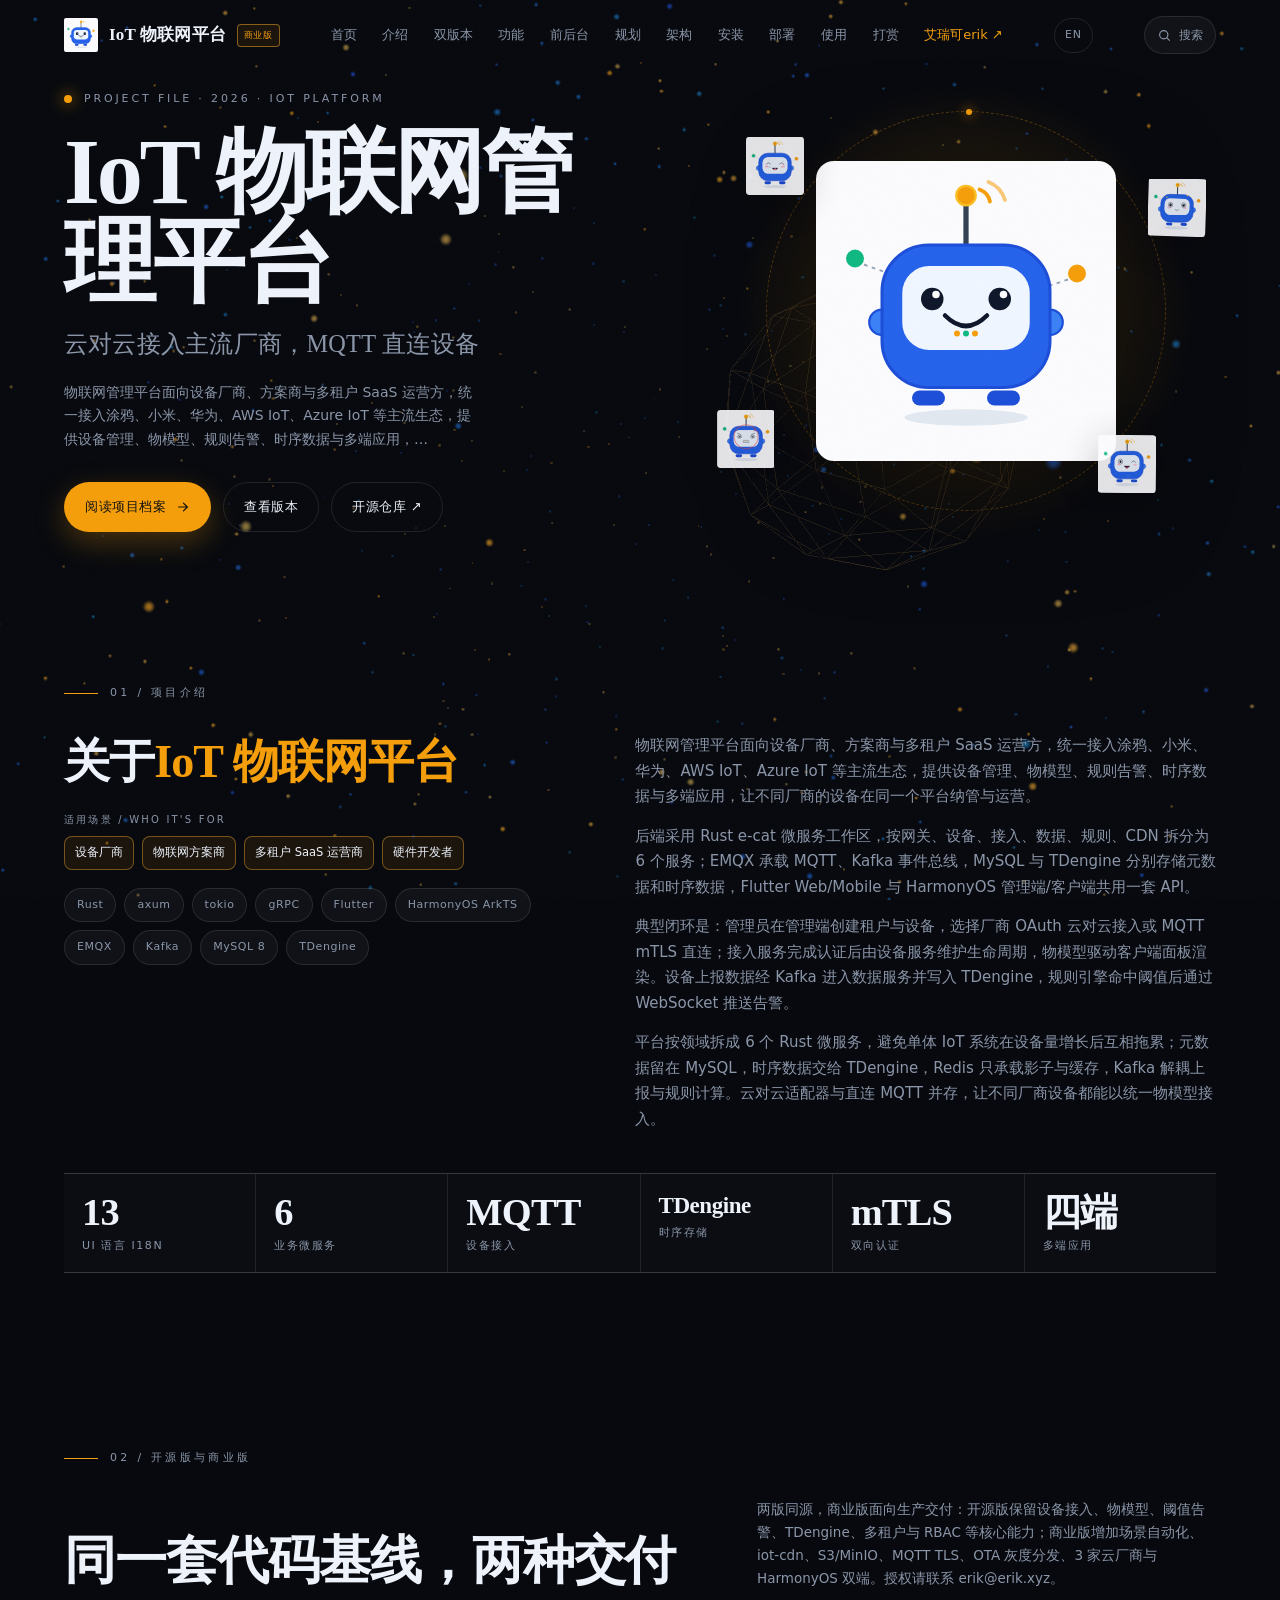
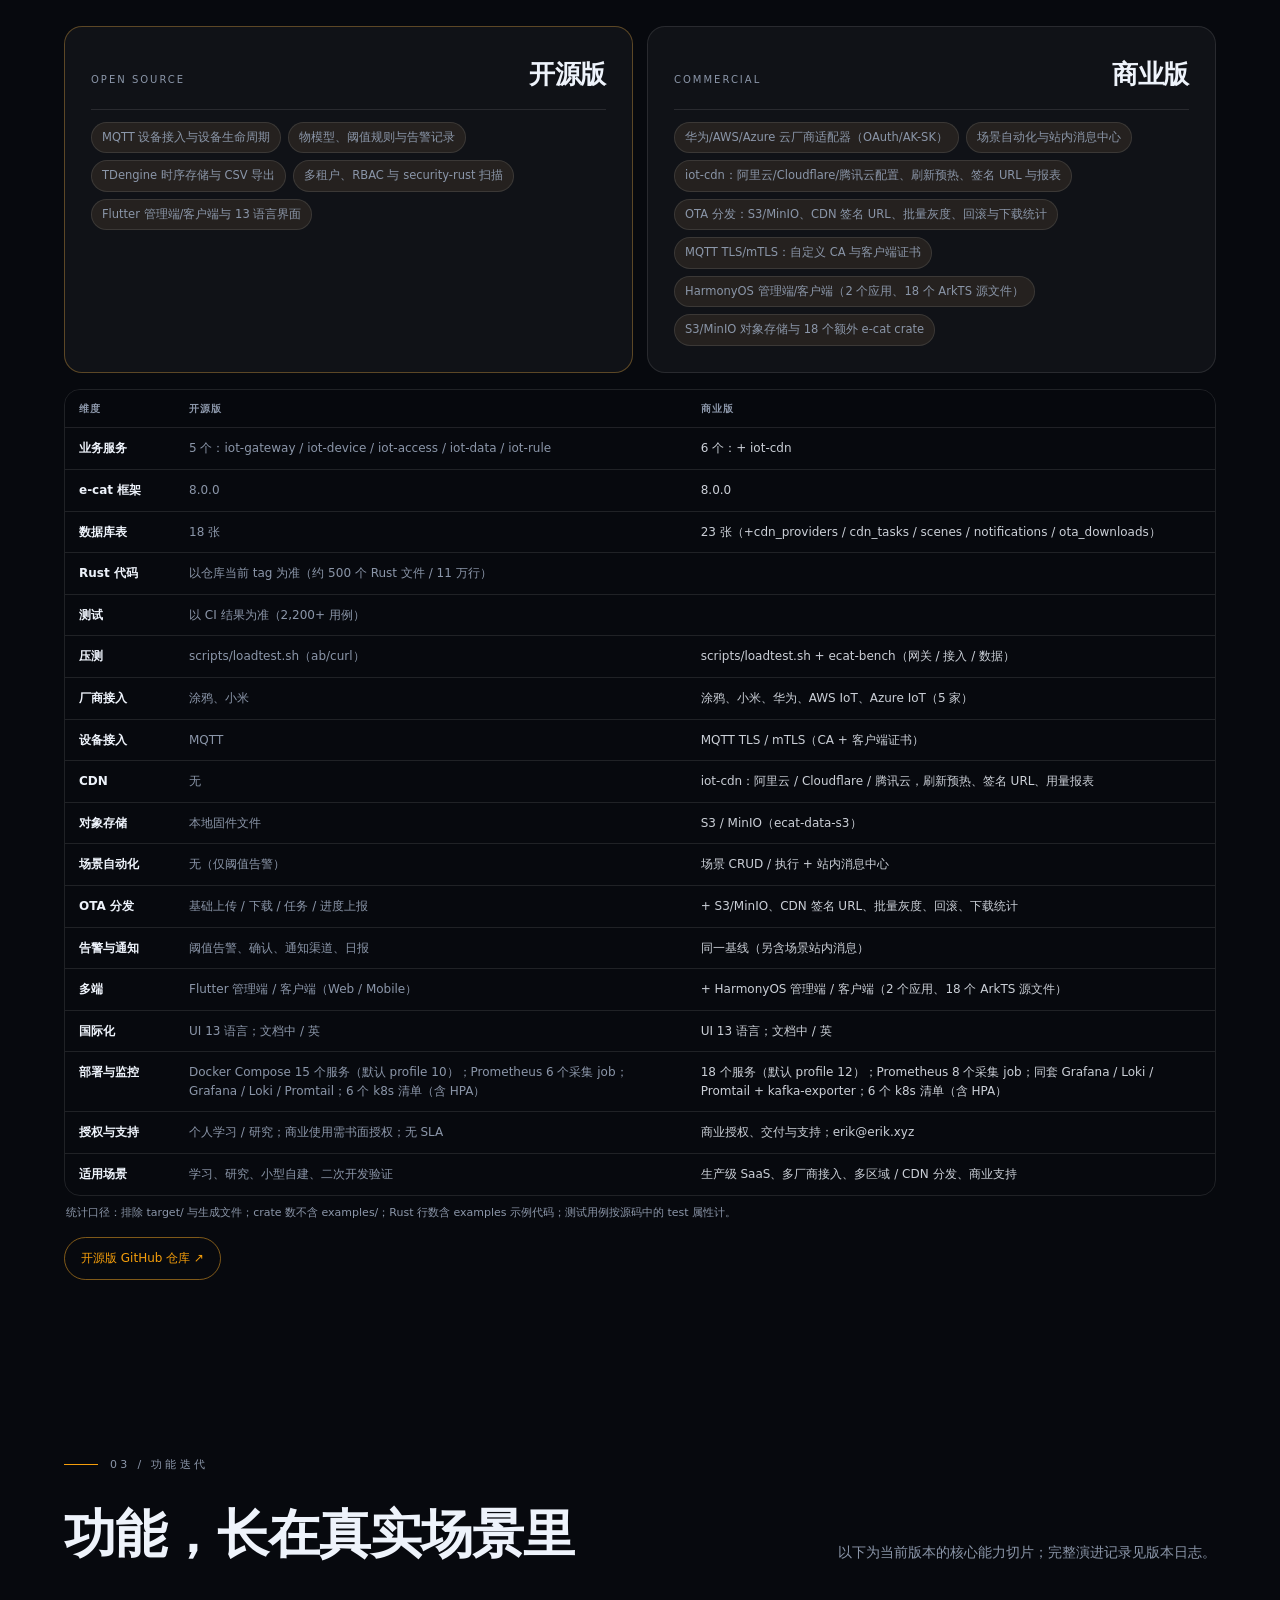
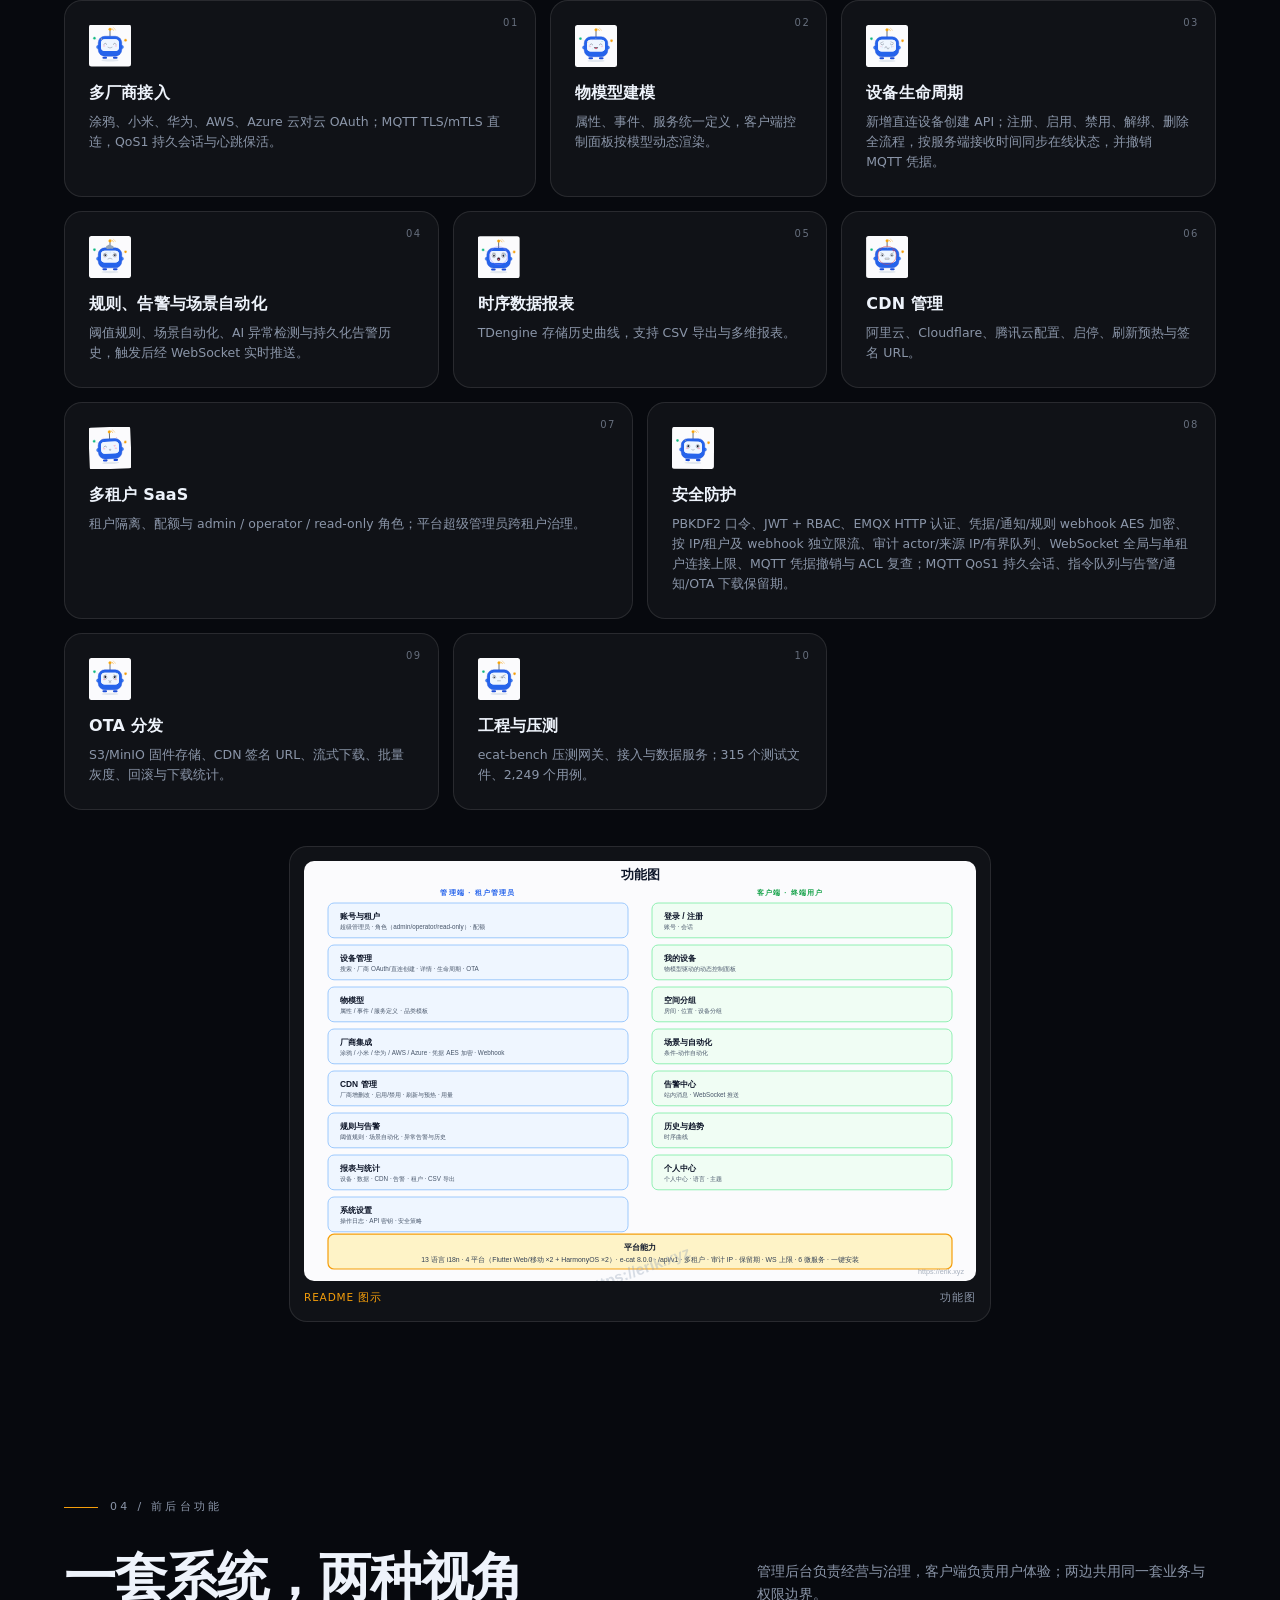
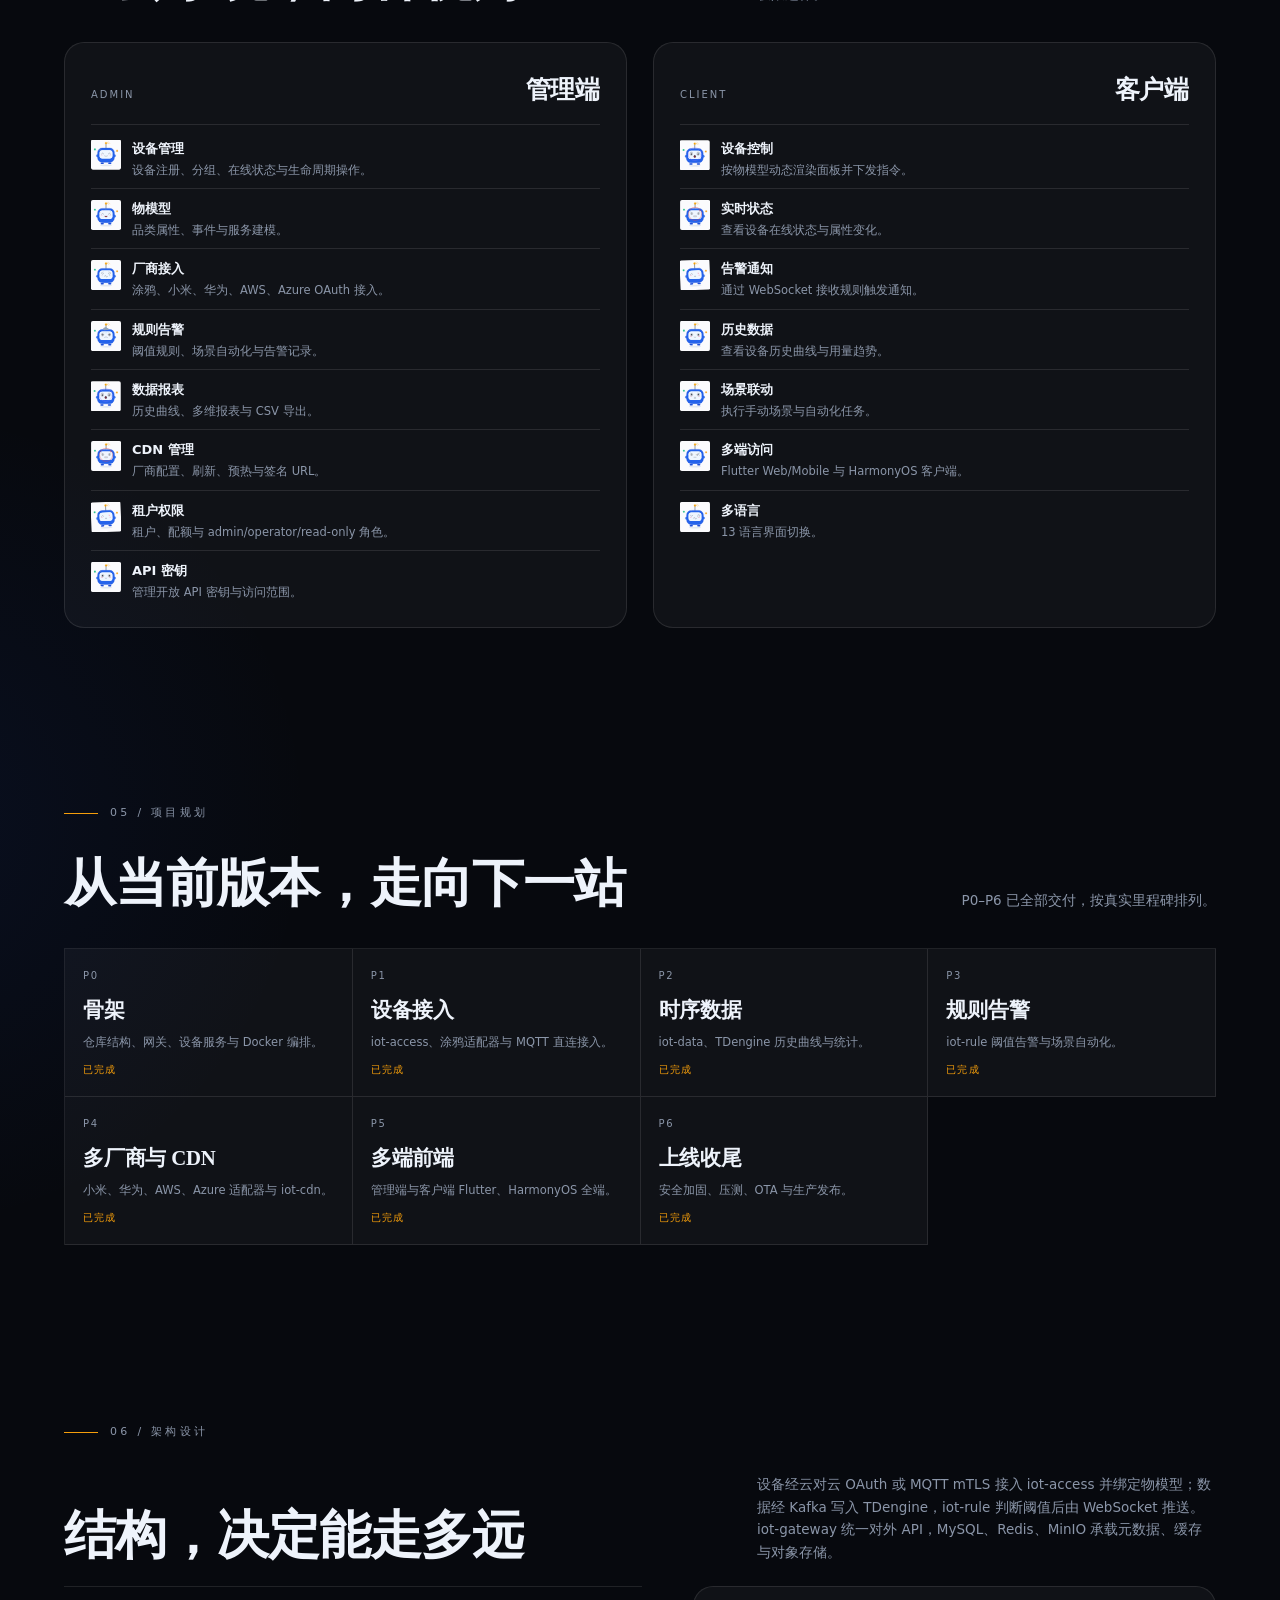
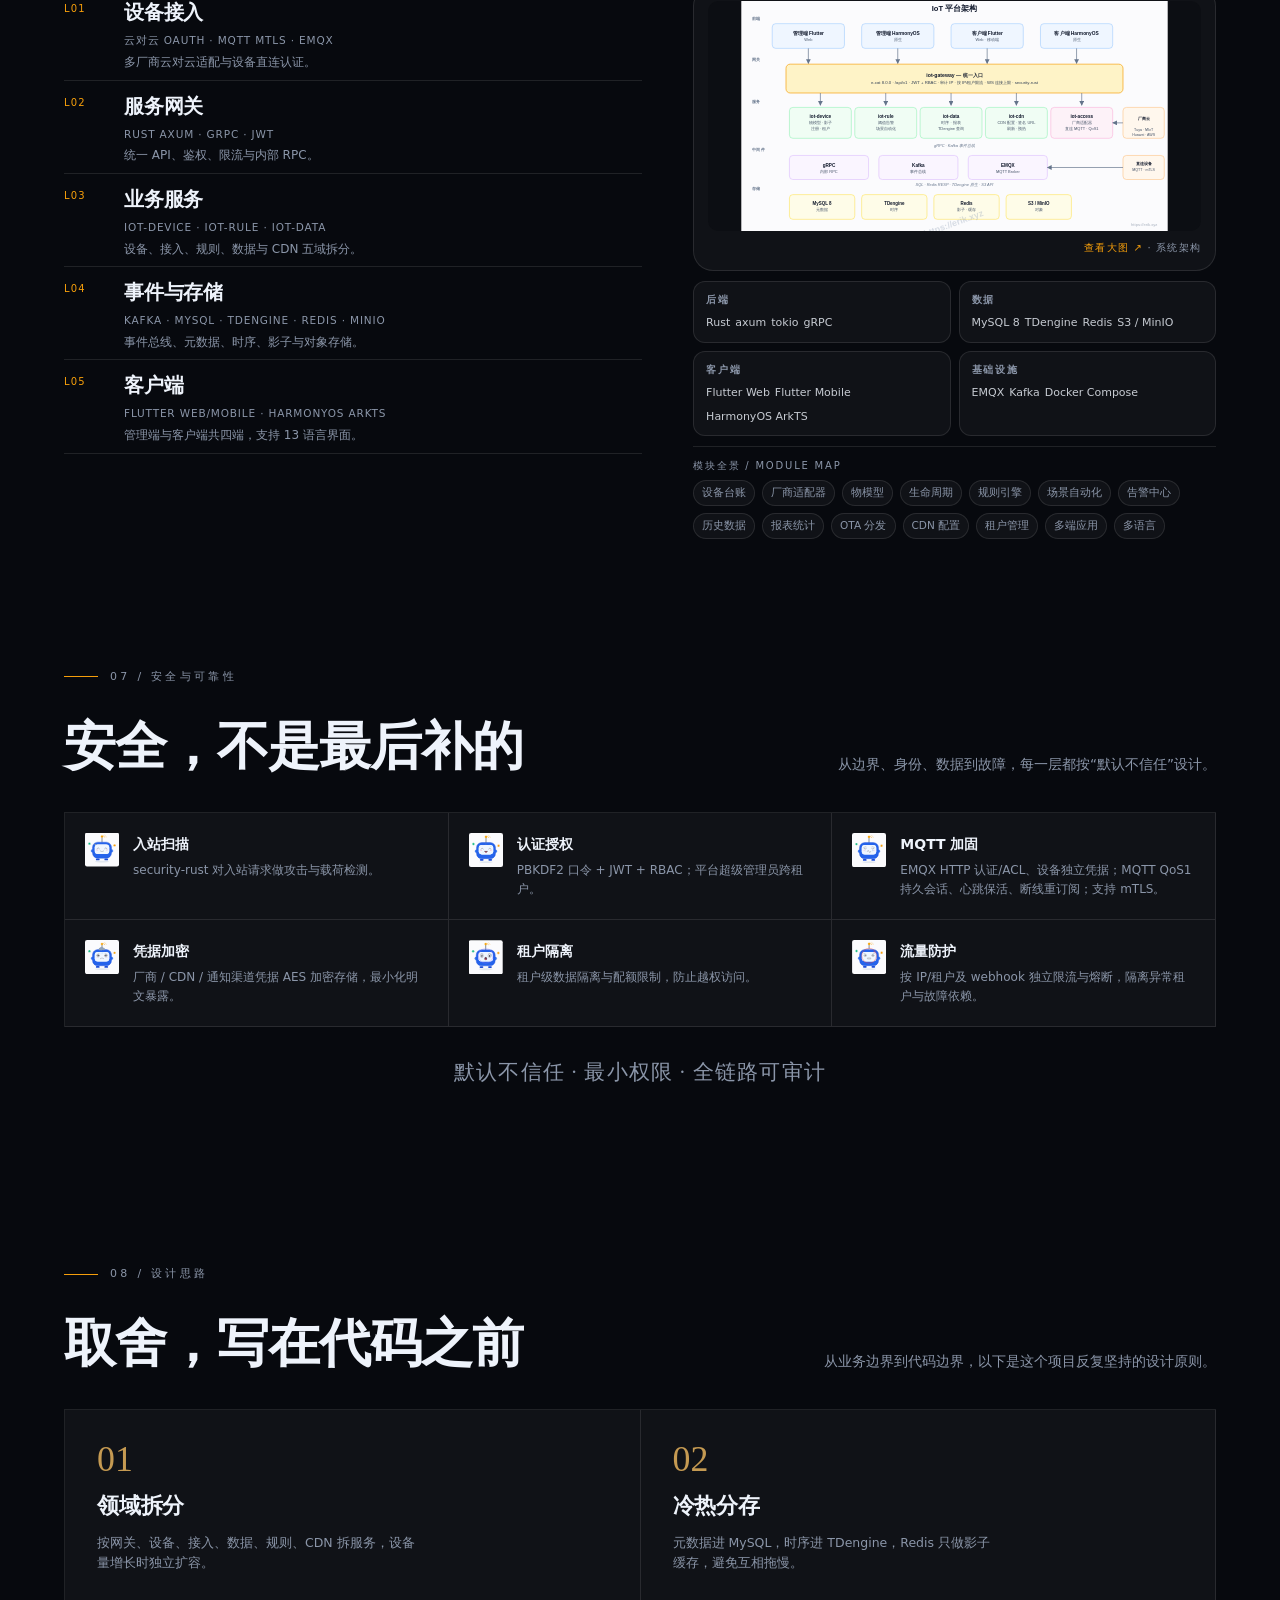
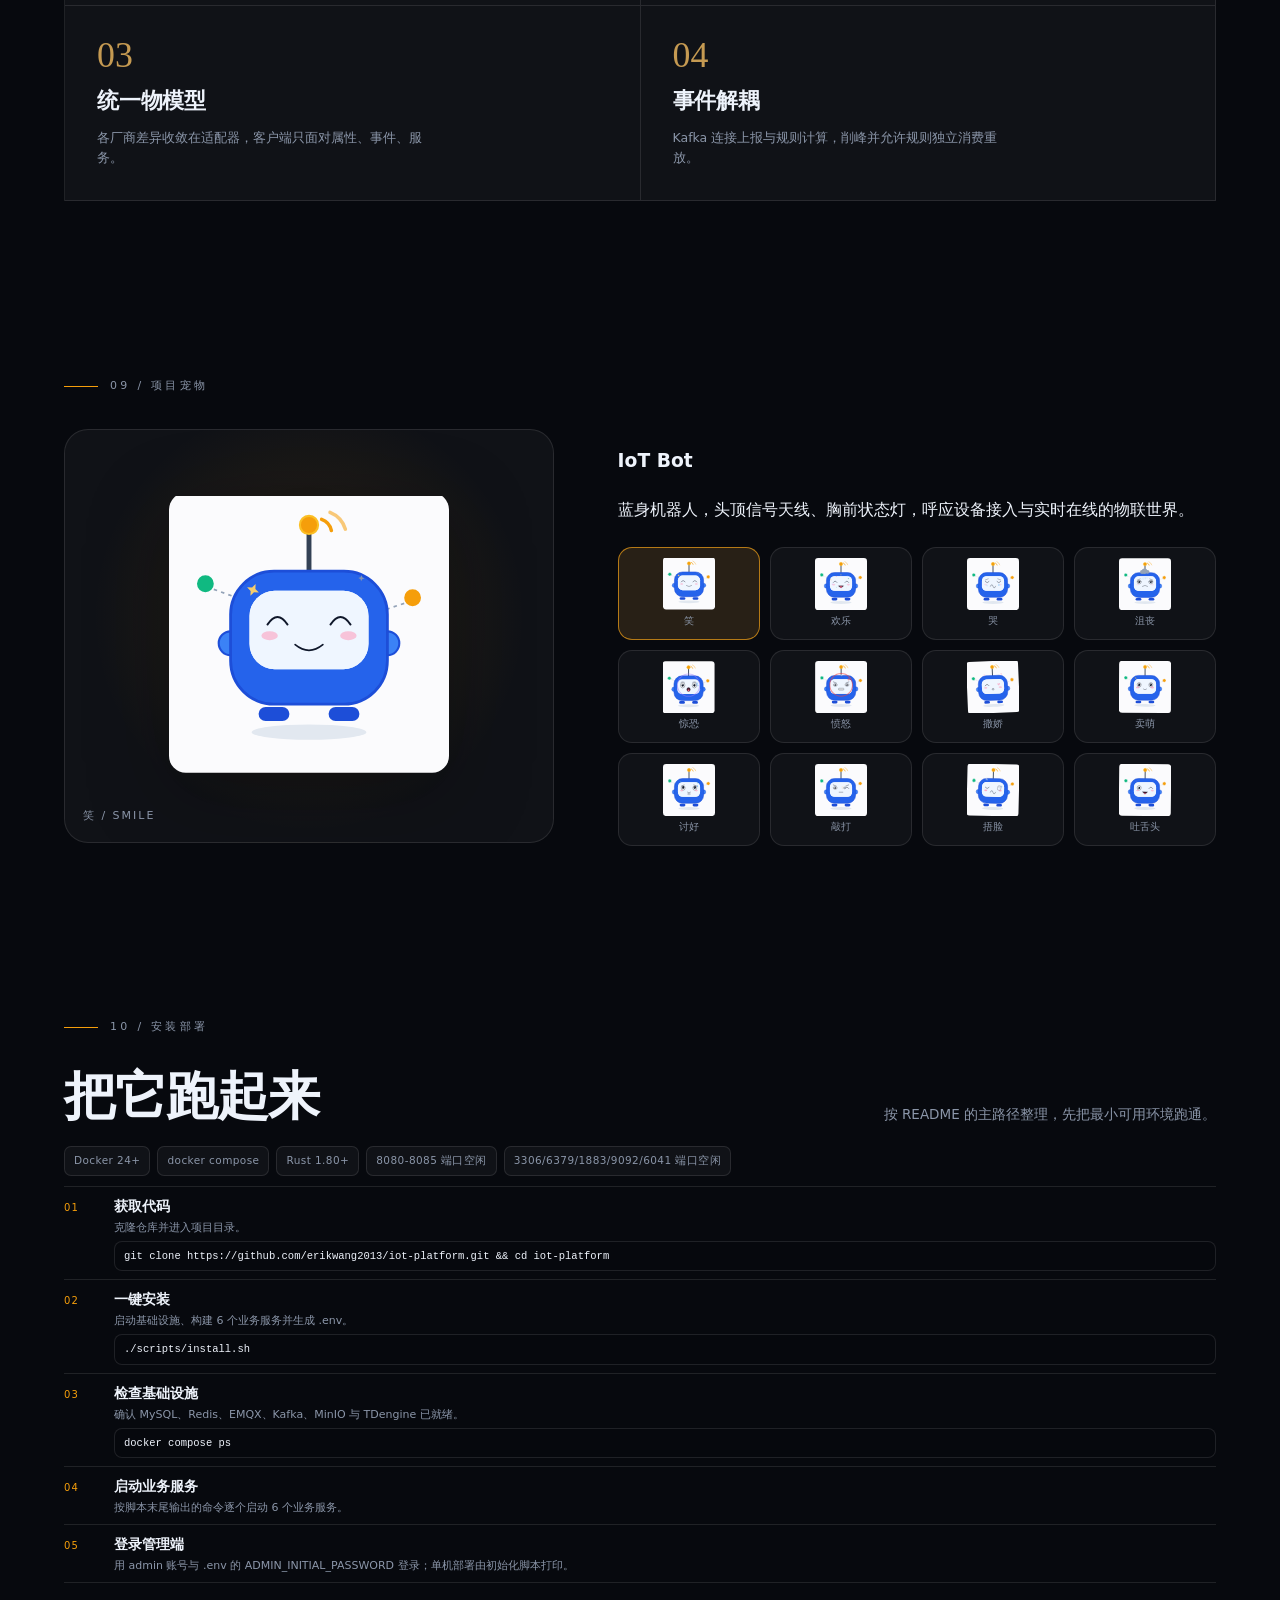
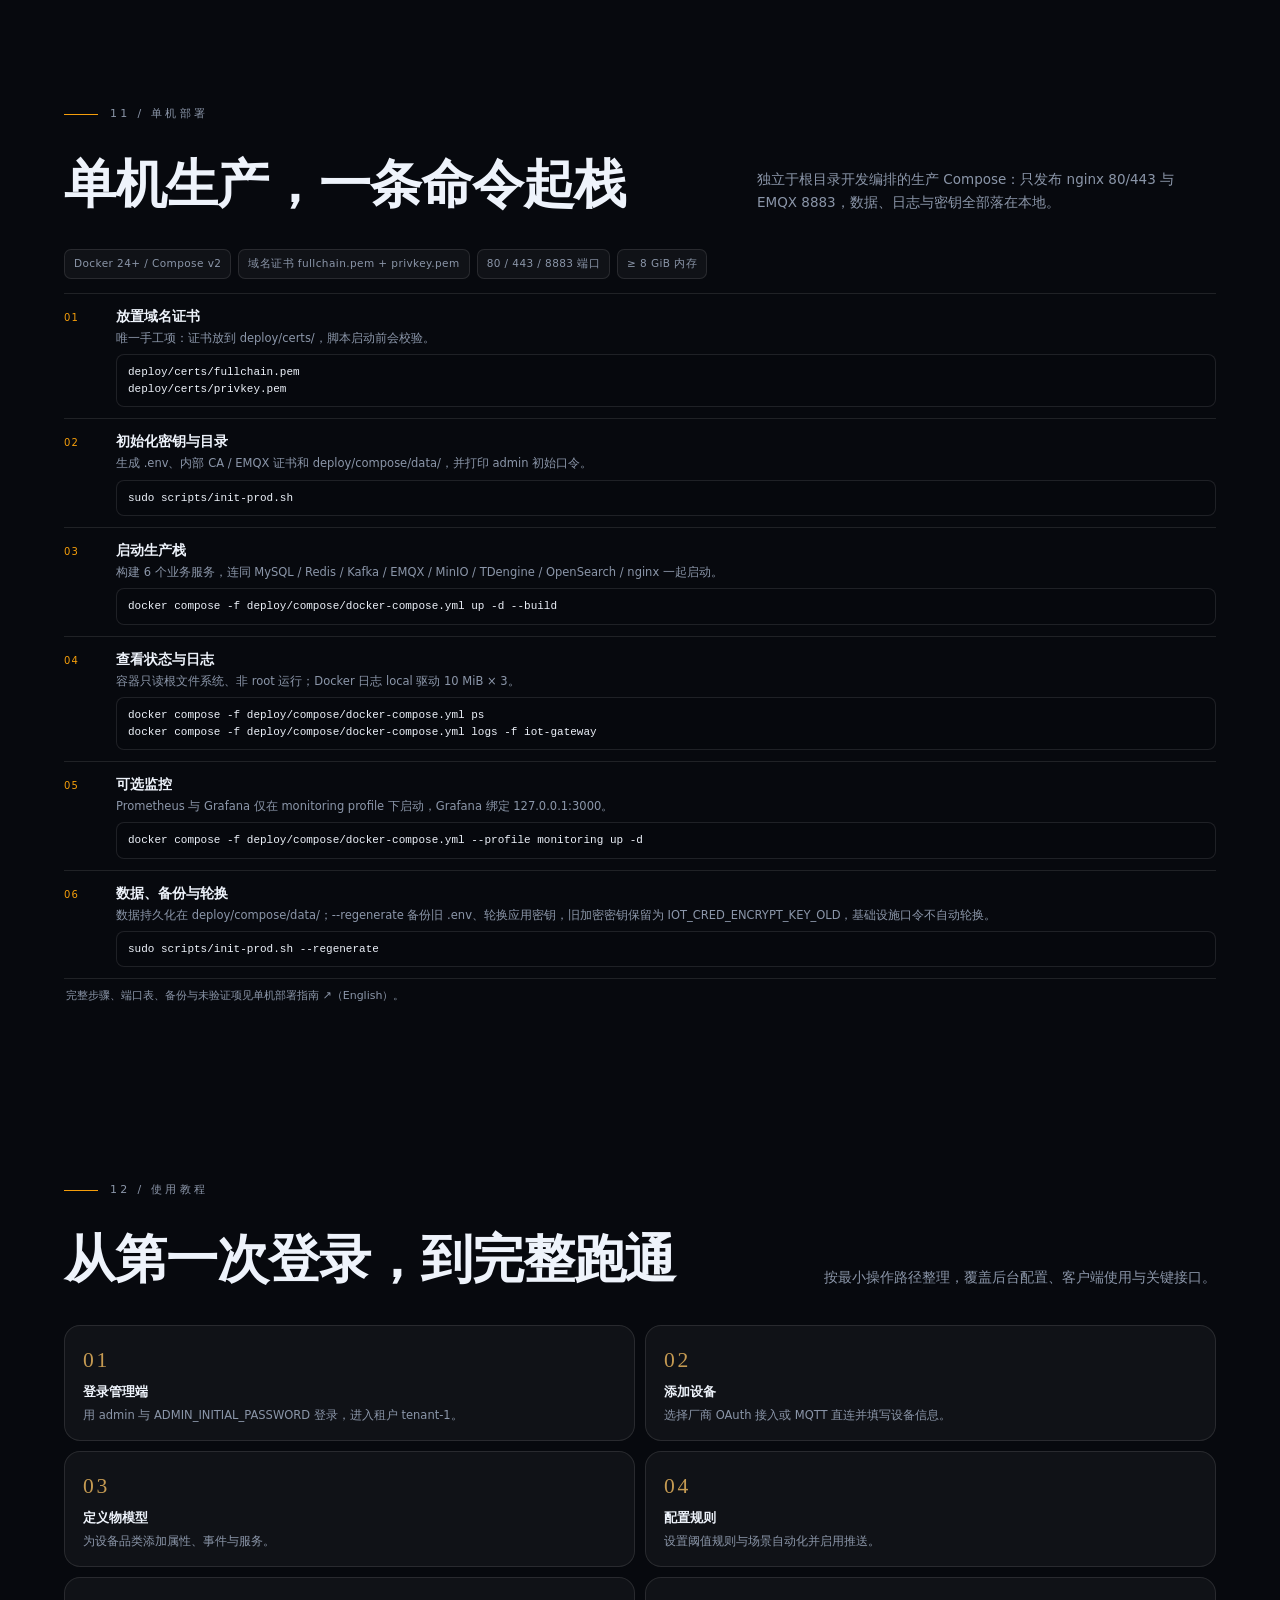
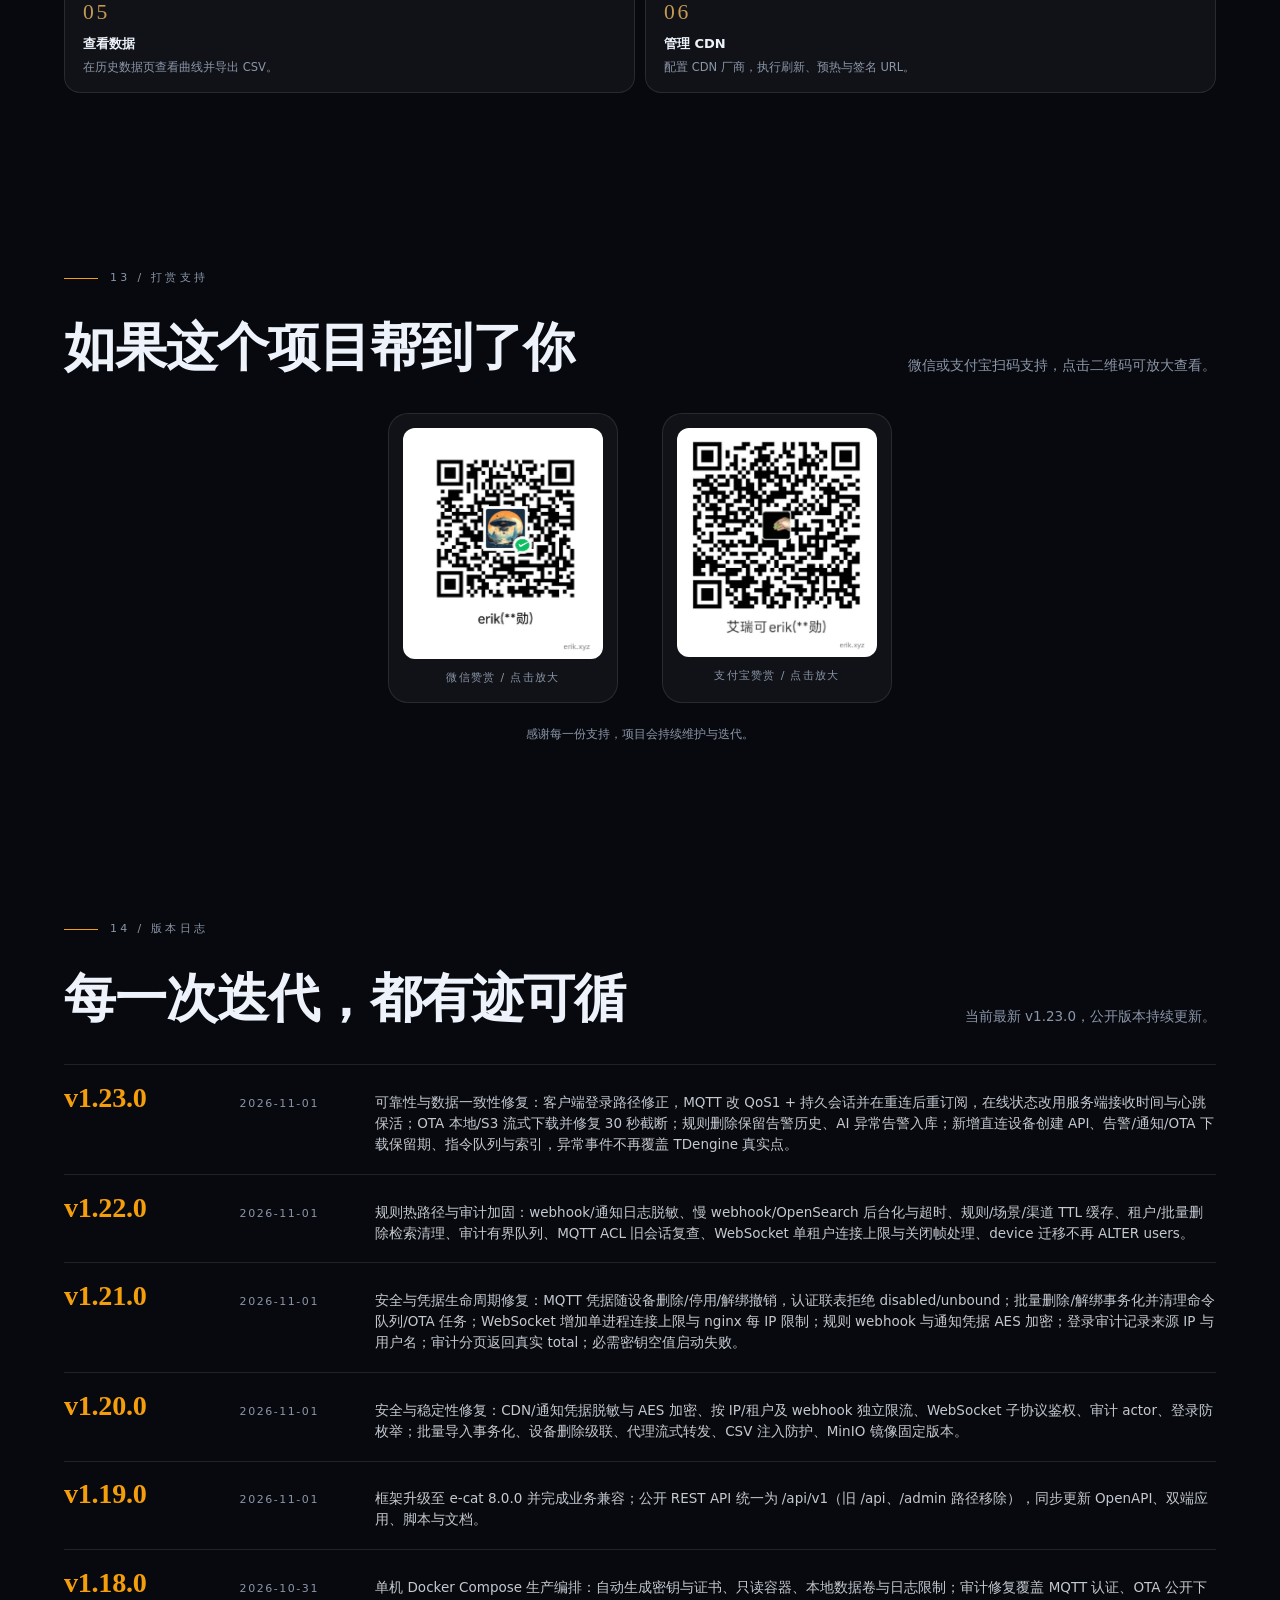
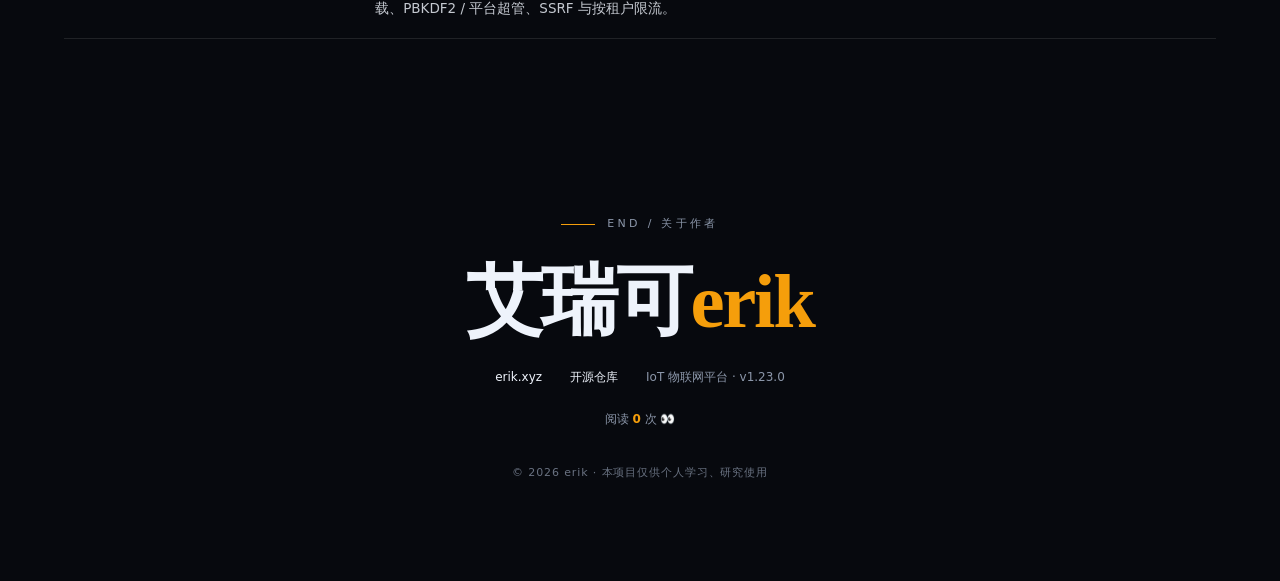
<file: site/index.html>
<!doctype html>
<html lang="zh-CN" data-theme="dark" style="--primary:#F59E0B;--secondary:#1D4ED8;--accent:#10B981;--primary-ink:#F59E0B;--on-primary:#111111">
<head>
<meta charset="utf-8">
<meta name="viewport" content="width=device-width,initial-scale=1,viewport-fit=cover">
<title>IoT 物联网管理平台</title>
<meta name="description" content="物联网管理平台面向设备厂商、方案商与多租户 SaaS 运营方，统一接入涂鸦、小米、华为、AWS IoT、Azure IoT 等主流生态，提供设备管理、物模型、规则告警、时序数据与多端应用，让不同厂商的设备在同一个平台纳管与运营。">
<meta name="theme-color" content="#07090e">
<meta property="og:title" content="IoT 物联网管理平台">
<meta property="og:description" content="物联网管理平台面向设备厂商、方案商与多租户 SaaS 运营方，统一接入涂鸦、小米、华为、AWS IoT、Azure IoT 等主流生态，提供设备管理、物模型、规则告警、时序数据与多端应用，让不同厂商的设备在同一个平台纳管与运营。">
<meta property="og:type" content="website">
<link rel="canonical" href="https://package.erik.xyz/iot-platform/">
<link rel="alternate" hreflang="zh-CN" href="https://package.erik.xyz/iot-platform/">
<link rel="alternate" hreflang="en" href="https://package.erik.xyz/iot-platform/en.html">
<link rel="alternate" hreflang="x-default" href="https://package.erik.xyz/iot-platform/">
<meta name="robots" content="index,follow,max-image-preview:large">
<meta name="author" content="erik">
<link rel="author" href="https://erik.xyz">
<meta name="keywords" content="IoT 物联网平台, Rust, axum, tokio, gRPC, Flutter, HarmonyOS ArkTS, 商业版, 项目展示, erik">
<meta property="og:url" content="https://package.erik.xyz/iot-platform/">
<meta property="og:site_name" content="IoT 物联网平台">
<meta property="og:locale" content="zh_CN">
<meta property="og:image" content="https://package.erik.xyz/iot-platform/assets/og.png">
<meta property="og:image:width" content="1200">
<meta property="og:image:height" content="630">
<meta property="og:image:alt" content="IoT 物联网管理平台">
<meta name="twitter:card" content="summary_large_image">
<meta name="twitter:title" content="IoT 物联网管理平台">
<meta name="twitter:description" content="物联网管理平台面向设备厂商、方案商与多租户 SaaS 运营方，统一接入涂鸦、小米、华为、AWS IoT、Azure IoT 等主流生态，提供设备管理、物模型、规则告警、时序数据与多端应用，让不同厂商的设备在同一个平台纳管与运营。">
<meta name="twitter:image" content="https://package.erik.xyz/iot-platform/assets/og.png">
<script type="application/ld+json">{"@context": "https://schema.org", "@type": "SoftwareApplication", "name": "IoT 物联网管理平台", "description": "物联网管理平台面向设备厂商、方案商与多租户 SaaS 运营方，统一接入涂鸦、小米、华为、AWS IoT、Azure IoT 等主流生态，提供设备管理、物模型、规则告警、时序数据与多端应用，让不同厂商的设备在同一个平台纳管与运营。", "url": "https://package.erik.xyz/iot-platform/", "applicationCategory": "BusinessApplication", "operatingSystem": "Web", "inLanguage": "zh-CN", "author": {"@type": "Person", "name": "erik", "url": "https://erik.xyz"}, "sameAs": ["https://github.com/erikwang2013/iot-platform"]}</script>
<link rel="icon" href="assets/pet/mascot.svg" type="image/svg+xml">
<link rel="preload" as="image" href="assets/pet/mascot.svg">
<link rel="preload" as="image" href="assets/pet/expressions/smile.svg">
<link rel="stylesheet" href="assets/style.css?v=97534d64">
</head>
<body>
<canvas id="bg" aria-hidden="true"></canvas>
<header class="site-header" id="header">
  <a class="brand" href="#hero" aria-label="回到首页"><img src="assets/pet/mascot.svg" alt=""><b>IoT 物联网平台</b><span class="brand-tag">商业版</span></a>
  <nav class="top-nav" aria-label="页面导航">
    <a href="#hero">首页</a><a href="#intro">介绍</a><a href="#editions">双版本</a><a href="#features">功能</a><a href="#sides">前后台</a><a href="#roadmap">规划</a><a href="#architecture">架构</a><a href="#install">安装</a><a href="#deploy">部署</a><a href="#usage">使用</a><a href="#donate">打赏</a>
    <a class="ext" href="https://erik.xyz" target="_blank" rel="noopener">艾瑞可erik ↗</a>
  </nav>
  <a class="lang-switch" href="en.html" hreflang="en" aria-label="English">EN</a>
  <button class="search-btn" id="searchOpen" type="button" aria-label="站内搜索">
    <svg viewBox="0 0 20 20" fill="none" aria-hidden="true"><circle cx="9" cy="9" r="5.5" stroke="currentColor" stroke-width="1.5"/><path d="m13.2 13.2 3.3 3.3" stroke="currentColor" stroke-width="1.5" stroke-linecap="round"/></svg>
    <span>搜索</span>
  </button>
</header>
<main class="site-main">
  <section class="section hero" id="hero">
    <div class="hero-grid">
      <div data-reveal>
        <div class="hero-kicker"><i></i> PROJECT FILE · 2026 · IOT PLATFORM</div>
        <h1 class="hero-title">IoT 物联网管理平台</h1>
        <p class="hero-sub">云对云接入主流厂商，MQTT 直连设备</p>
        <p class="hero-desc">物联网管理平台面向设备厂商、方案商与多租户 SaaS 运营方，统一接入涂鸦、小米、华为、AWS IoT、Azure IoT 等主流生态，提供设备管理、物模型、规则告警、时序数据与多端应用，…</p>
        <div class="hero-actions">
          <a class="btn btn-primary" href="#intro">阅读项目档案
            <svg viewBox="0 0 16 16" fill="none" aria-hidden="true"><path d="M3 8h9M8.5 3.5 13 8l-4.5 4.5" stroke="currentColor" stroke-width="1.4" stroke-linecap="round" stroke-linejoin="round"/></svg>
          </a>
          <a class="btn" href="#timeline">查看版本</a>
          <a class="btn" href="https://github.com/erikwang2013/iot-platform" target="_blank" rel="noopener">开源仓库 ↗</a>
        </div>
      </div>
      <div class="hero-pet" aria-hidden="true">
        <div class="halo"></div>
        <div class="ring"></div>
        <img class="mascot" src="assets/pet/mascot.svg" alt="IoT Bot">
        <img class="orbit" src="assets/pet/expressions/joy.svg" alt="" width="58" height="58" loading="lazy"><img class="orbit" src="assets/pet/expressions/cute.svg" alt="" width="58" height="58" loading="lazy"><img class="orbit" src="assets/pet/expressions/angry.svg" alt="" width="58" height="58" loading="lazy"><img class="orbit" src="assets/pet/expressions/tongue.svg" alt="" width="58" height="58" loading="lazy">
      </div>
    </div>
  </section>

  <section class="section" id="intro">
    <div class="section-inner">
      <div class="section-label">01 / 项目介绍</div>
      <div class="intro-grid">
        <div data-reveal>
          <h2 class="intro-lead">关于<em>IoT 物联网平台</em></h2>
          <p class="audience-label">适用场景 / WHO IT'S FOR</p>
          <div class="audience"><span>设备厂商</span><span>物联网方案商</span><span>多租户 SaaS 运营商</span><span>硬件开发者</span></div>
          <div class="chips"><span>Rust</span><span>axum</span><span>tokio</span><span>gRPC</span><span>Flutter</span><span>HarmonyOS ArkTS</span><span>EMQX</span><span>Kafka</span><span>MySQL 8</span><span>TDengine</span></div>
        </div>
        <div class="intro-body" data-reveal><p>物联网管理平台面向设备厂商、方案商与多租户 SaaS 运营方，统一接入涂鸦、小米、华为、AWS IoT、Azure IoT 等主流生态，提供设备管理、物模型、规则告警、时序数据与多端应用，让不同厂商的设备在同一个平台纳管与运营。</p><p>后端采用 Rust e-cat 微服务工作区，按网关、设备、接入、数据、规则、CDN 拆分为 6 个服务；EMQX 承载 MQTT、Kafka 事件总线，MySQL 与 TDengine 分别存储元数据和时序数据，Flutter Web/Mobile 与 HarmonyOS 管理端/客户端共用一套 API。</p><p>典型闭环是：管理员在管理端创建租户与设备，选择厂商 OAuth 云对云接入或 MQTT mTLS 直连；接入服务完成认证后由设备服务维护生命周期，物模型驱动客户端面板渲染。设备上报数据经 Kafka 进入数据服务并写入 TDengine，规则引擎命中阈值后通过 WebSocket 推送告警。</p><p>平台按领域拆成 6 个 Rust 微服务，避免单体 IoT 系统在设备量增长后互相拖累；元数据留在 MySQL，时序数据交给 TDengine，Redis 只承载影子与缓存，Kafka 解耦上报与规则计算。云对云适配器与直连 MQTT 并存，让不同厂商设备都能以统一物模型接入。</p></div>
      </div>
      <div class="stats" data-reveal><div class="stat"><b>13</b><span>UI 语言 i18n</span></div><div class="stat"><b>6</b><span>业务微服务</span></div><div class="stat"><b>MQTT</b><span>设备接入</span></div><div class="stat stat-text"><b>TDengine</b><span>时序存储</span></div><div class="stat"><b>mTLS</b><span>双向认证</span></div><div class="stat"><b>四端</b><span>多端应用</span></div></div>
    </div>
  </section>

  <section class="section" id="editions">
    <div class="section-inner">
      <div class="section-label">02 / 开源版与商业版</div>
      <div class="section-head" data-reveal>
        <h2>同一套代码基线，两种交付</h2>
        <p>两版同源，商业版面向生产交付：开源版保留设备接入、物模型、阈值告警、TDengine、多租户与 RBAC 等核心能力；商业版增加场景自动化、iot-cdn、S3/MinIO、MQTT TLS、OTA 灰度分发、3 家云厂商与 HarmonyOS 双端。授权请联系 erik@erik.xyz。</p>
      </div>
      <div class="editions-grid" data-reveal>
        <div class="edition-panel edition-open">
          <div class="edition-head"><span>OPEN SOURCE</span><h3>开源版</h3></div>
          <ul class="edition-list"><li>MQTT 设备接入与设备生命周期</li><li>物模型、阈值规则与告警记录</li><li>TDengine 时序存储与 CSV 导出</li><li>多租户、RBAC 与 security-rust 扫描</li><li>Flutter 管理端/客户端与 13 语言界面</li></ul>
        </div>
        <div class="edition-panel edition-commercial">
          <div class="edition-head"><span>COMMERCIAL</span><h3>商业版</h3></div>
          <ul class="edition-list"><li>华为/AWS/Azure 云厂商适配器（OAuth/AK-SK）</li><li>场景自动化与站内消息中心</li><li>iot-cdn：阿里云/Cloudflare/腾讯云配置、刷新预热、签名 URL 与报表</li><li>OTA 分发：S3/MinIO、CDN 签名 URL、批量灰度、回滚与下载统计</li><li>MQTT TLS/mTLS：自定义 CA 与客户端证书</li><li>HarmonyOS 管理端/客户端（2 个应用、18 个 ArkTS 源文件）</li><li>S3/MinIO 对象存储与 18 个额外 e-cat crate</li></ul>
        </div>
      </div>
      <div class="edition-table-wrap" data-reveal><table class="edition-table"><thead><tr><th>维度</th><th>开源版</th><th>商业版</th></tr></thead><tbody><tr><td>业务服务</td><td>5 个：iot-gateway / iot-device / iot-access / iot-data / iot-rule</td><td>6 个：+ iot-cdn</td></tr><tr><td>e-cat 框架</td><td>8.0.0</td><td>8.0.0</td></tr><tr><td>数据库表</td><td>18 张</td><td>23 张（+cdn_providers / cdn_tasks / scenes / notifications / ota_downloads）</td></tr><tr><td>Rust 代码</td><td colspan="2">以仓库当前 tag 为准（约 500 个 Rust 文件 / 11 万行）</td></tr><tr><td>测试</td><td colspan="2">以 CI 结果为准（2,200+ 用例）</td></tr><tr><td>压测</td><td>scripts/loadtest.sh（ab/curl）</td><td>scripts/loadtest.sh + ecat-bench（网关 / 接入 / 数据）</td></tr><tr><td>厂商接入</td><td>涂鸦、小米</td><td>涂鸦、小米、华为、AWS IoT、Azure IoT（5 家）</td></tr><tr><td>设备接入</td><td>MQTT</td><td>MQTT TLS / mTLS（CA + 客户端证书）</td></tr><tr><td>CDN</td><td>无</td><td>iot-cdn：阿里云 / Cloudflare / 腾讯云，刷新预热、签名 URL、用量报表</td></tr><tr><td>对象存储</td><td>本地固件文件</td><td>S3 / MinIO（ecat-data-s3）</td></tr><tr><td>场景自动化</td><td>无（仅阈值告警）</td><td>场景 CRUD / 执行 + 站内消息中心</td></tr><tr><td>OTA 分发</td><td>基础上传 / 下载 / 任务 / 进度上报</td><td>+ S3/MinIO、CDN 签名 URL、批量灰度、回滚、下载统计</td></tr><tr><td>告警与通知</td><td>阈值告警、确认、通知渠道、日报</td><td>同一基线（另含场景站内消息）</td></tr><tr><td>多端</td><td>Flutter 管理端 / 客户端（Web / Mobile）</td><td>+ HarmonyOS 管理端 / 客户端（2 个应用、18 个 ArkTS 源文件）</td></tr><tr><td>国际化</td><td>UI 13 语言；文档中 / 英</td><td>UI 13 语言；文档中 / 英</td></tr><tr><td>部署与监控</td><td>Docker Compose 15 个服务（默认 profile 10）；Prometheus 6 个采集 job；Grafana / Loki / Promtail；6 个 k8s 清单（含 HPA）</td><td>18 个服务（默认 profile 12）；Prometheus 8 个采集 job；同套 Grafana / Loki / Promtail + kafka-exporter；6 个 k8s 清单（含 HPA）</td></tr><tr><td>授权与支持</td><td>个人学习 / 研究；商业使用需书面授权；无 SLA</td><td>商业授权、交付与支持；erik@erik.xyz</td></tr><tr><td>适用场景</td><td>学习、研究、小型自建、二次开发验证</td><td>生产级 SaaS、多厂商接入、多区域 / CDN 分发、商业支持</td></tr></tbody></table></div>
      <p class="edition-note">统计口径：排除 target/ 与生成文件；crate 数不含 examples/；Rust 行数含 examples 示例代码；测试用例按源码中的 test 属性计。</p>
      <a class="edition-repo" href="https://github.com/erikwang2013/iot-platform" target="_blank" rel="noopener">开源版 GitHub 仓库 ↗</a>
    </div>
  </section>

  <section class="section" id="features">
    <div class="section-inner">
      <div class="section-label">03 / 功能迭代</div>
      <div class="section-head" data-reveal>
        <h2>功能，长在真实场景里</h2>
        <p>以下为当前版本的核心能力切片；完整演进记录见版本日志。</p>
      </div>
      <div class="features"><article class="feature" data-reveal style="transition-delay:0ms"><span class="idx">01</span><img src="assets/pet/expressions/smile.svg" alt="笑" width="42" height="42" loading="lazy"><b>多厂商接入</b><p>涂鸦、小米、华为、AWS、Azure 云对云 OAuth；MQTT TLS/mTLS 直连，QoS1 持久会话与心跳保活。</p></article><article class="feature" data-reveal style="transition-delay:35ms"><span class="idx">02</span><img src="assets/pet/expressions/joy.svg" alt="欢乐" width="42" height="42" loading="lazy"><b>物模型建模</b><p>属性、事件、服务统一定义，客户端控制面板按模型动态渲染。</p></article><article class="feature" data-reveal style="transition-delay:70ms"><span class="idx">03</span><img src="assets/pet/expressions/cry.svg" alt="哭" width="42" height="42" loading="lazy"><b>设备生命周期</b><p>新增直连设备创建 API；注册、启用、禁用、解绑、删除全流程，按服务端接收时间同步在线状态，并撤销 MQTT 凭据。</p></article><article class="feature" data-reveal style="transition-delay:105ms"><span class="idx">04</span><img src="assets/pet/expressions/depressed.svg" alt="沮丧" width="42" height="42" loading="lazy"><b>规则、告警与场景自动化</b><p>阈值规则、场景自动化、AI 异常检测与持久化告警历史，触发后经 WebSocket 实时推送。</p></article><article class="feature" data-reveal style="transition-delay:140ms"><span class="idx">05</span><img src="assets/pet/expressions/terrified.svg" alt="惊恐" width="42" height="42" loading="lazy"><b>时序数据报表</b><p>TDengine 存储历史曲线，支持 CSV 导出与多维报表。</p></article><article class="feature" data-reveal style="transition-delay:175ms"><span class="idx">06</span><img src="assets/pet/expressions/angry.svg" alt="愤怒" width="42" height="42" loading="lazy"><b>CDN 管理</b><p>阿里云、Cloudflare、腾讯云配置、启停、刷新预热与签名 URL。</p></article><article class="feature" data-reveal style="transition-delay:210ms"><span class="idx">07</span><img src="assets/pet/expressions/coquettish.svg" alt="撒娇" width="42" height="42" loading="lazy"><b>多租户 SaaS</b><p>租户隔离、配额与 admin / operator / read-only 角色；平台超级管理员跨租户治理。</p></article><article class="feature" data-reveal style="transition-delay:245ms"><span class="idx">08</span><img src="assets/pet/expressions/cute.svg" alt="卖萌" width="42" height="42" loading="lazy"><b>安全防护</b><p>PBKDF2 口令、JWT + RBAC、EMQX HTTP 认证、凭据/通知/规则 webhook AES 加密、按 IP/租户及 webhook 独立限流、审计 actor/来源 IP/有界队列、WebSocket 全局与单租户连接上限、MQTT 凭据撤销与 ACL 复查；MQTT QoS1 持久会话、指令队列与告警/通知/OTA 下载保留期。</p></article><article class="feature" data-reveal style="transition-delay:280ms"><span class="idx">09</span><img src="assets/pet/expressions/pleasing.svg" alt="讨好" width="42" height="42" loading="lazy"><b>OTA 分发</b><p>S3/MinIO 固件存储、CDN 签名 URL、流式下载、批量灰度、回滚与下载统计。</p></article><article class="feature" data-reveal style="transition-delay:315ms"><span class="idx">10</span><img src="assets/pet/expressions/knocking.svg" alt="敲打" width="42" height="42" loading="lazy"><b>工程与压测</b><p>ecat-bench 压测网关、接入与数据服务；315 个测试文件、2,249 个用例。</p></article></div>
      <p class="features-note">← 左右滑动查看 →</p>
      <figure class="content-figure" data-reveal><img src="assets/img/readme-feature.svg" width="1120" height="700" alt="功能图" loading="lazy"><figcaption><span>README 图示</span>功能图</figcaption></figure>
    </div>
  </section>

  <section class="section" id="sides">
    <div class="section-inner">
      <div class="section-label">04 / 前后台功能</div>
      <div class="section-head" data-reveal>
        <h2>一套系统，两种视角</h2>
        <p>管理后台负责经营与治理，客户端负责用户体验；两边共用同一套业务与权限边界。</p>
      </div>
      <div class="sides-grid" data-reveal><article class="side-panel"><div class="side-head"><span>ADMIN</span><h3>管理端</h3></div><ul class="side-list"><li><img src="assets/pet/expressions/smile.svg" alt="" width="30" height="30" loading="lazy"><div><b>设备管理</b><p>设备注册、分组、在线状态与生命周期操作。</p></div></li><li><img src="assets/pet/expressions/joy.svg" alt="" width="30" height="30" loading="lazy"><div><b>物模型</b><p>品类属性、事件与服务建模。</p></div></li><li><img src="assets/pet/expressions/cry.svg" alt="" width="30" height="30" loading="lazy"><div><b>厂商接入</b><p>涂鸦、小米、华为、AWS、Azure OAuth 接入。</p></div></li><li><img src="assets/pet/expressions/depressed.svg" alt="" width="30" height="30" loading="lazy"><div><b>规则告警</b><p>阈值规则、场景自动化与告警记录。</p></div></li><li><img src="assets/pet/expressions/terrified.svg" alt="" width="30" height="30" loading="lazy"><div><b>数据报表</b><p>历史曲线、多维报表与 CSV 导出。</p></div></li><li><img src="assets/pet/expressions/angry.svg" alt="" width="30" height="30" loading="lazy"><div><b>CDN 管理</b><p>厂商配置、刷新、预热与签名 URL。</p></div></li><li><img src="assets/pet/expressions/coquettish.svg" alt="" width="30" height="30" loading="lazy"><div><b>租户权限</b><p>租户、配额与 admin/operator/read-only 角色。</p></div></li><li><img src="assets/pet/expressions/cute.svg" alt="" width="30" height="30" loading="lazy"><div><b>API 密钥</b><p>管理开放 API 密钥与访问范围。</p></div></li></ul></article><article class="side-panel"><div class="side-head"><span>CLIENT</span><h3>客户端</h3></div><ul class="side-list"><li><img src="assets/pet/expressions/terrified.svg" alt="" width="30" height="30" loading="lazy"><div><b>设备控制</b><p>按物模型动态渲染面板并下发指令。</p></div></li><li><img src="assets/pet/expressions/angry.svg" alt="" width="30" height="30" loading="lazy"><div><b>实时状态</b><p>查看设备在线状态与属性变化。</p></div></li><li><img src="assets/pet/expressions/coquettish.svg" alt="" width="30" height="30" loading="lazy"><div><b>告警通知</b><p>通过 WebSocket 接收规则触发通知。</p></div></li><li><img src="assets/pet/expressions/cute.svg" alt="" width="30" height="30" loading="lazy"><div><b>历史数据</b><p>查看设备历史曲线与用量趋势。</p></div></li><li><img src="assets/pet/expressions/pleasing.svg" alt="" width="30" height="30" loading="lazy"><div><b>场景联动</b><p>执行手动场景与自动化任务。</p></div></li><li><img src="assets/pet/expressions/knocking.svg" alt="" width="30" height="30" loading="lazy"><div><b>多端访问</b><p>Flutter Web/Mobile 与 HarmonyOS 客户端。</p></div></li><li><img src="assets/pet/expressions/facepalm.svg" alt="" width="30" height="30" loading="lazy"><div><b>多语言</b><p>13 语言界面切换。</p></div></li></ul></article></div>
    </div>
  </section>

  <section class="section" id="roadmap">
    <div class="section-inner">
      <div class="section-label">05 / 项目规划</div>
      <div class="section-head" data-reveal>
        <h2>从当前版本，走向下一站</h2>
        <p>P0–P6 已全部交付，按真实里程碑排列。</p>
      </div>
      <div class="roadmap-grid" style="--roadmap-cols:4" data-reveal><article class="roadmap-card status-done"><span class="roadmap-phase">P0</span><h3>骨架</h3><p>仓库结构、网关、设备服务与 Docker 编排。</p><span class="roadmap-status">已完成</span></article><article class="roadmap-card status-done"><span class="roadmap-phase">P1</span><h3>设备接入</h3><p>iot-access、涂鸦适配器与 MQTT 直连接入。</p><span class="roadmap-status">已完成</span></article><article class="roadmap-card status-done"><span class="roadmap-phase">P2</span><h3>时序数据</h3><p>iot-data、TDengine 历史曲线与统计。</p><span class="roadmap-status">已完成</span></article><article class="roadmap-card status-done"><span class="roadmap-phase">P3</span><h3>规则告警</h3><p>iot-rule 阈值告警与场景自动化。</p><span class="roadmap-status">已完成</span></article><article class="roadmap-card status-done"><span class="roadmap-phase">P4</span><h3>多厂商与 CDN</h3><p>小米、华为、AWS、Azure 适配器与 iot-cdn。</p><span class="roadmap-status">已完成</span></article><article class="roadmap-card status-done"><span class="roadmap-phase">P5</span><h3>多端前端</h3><p>管理端与客户端 Flutter、HarmonyOS 全端。</p><span class="roadmap-status">已完成</span></article><article class="roadmap-card status-done"><span class="roadmap-phase">P6</span><h3>上线收尾</h3><p>安全加固、压测、OTA 与生产发布。</p><span class="roadmap-status">已完成</span></article></div>
    </div>
  </section>

  <section class="section" id="architecture">
    <div class="section-inner">
      <div class="section-label">06 / 架构设计</div>
      <div class="section-head" data-reveal>
        <h2>结构，决定能走多远</h2>
        <p>设备经云对云 OAuth 或 MQTT mTLS 接入 iot-access 并绑定物模型；数据经 Kafka 写入 TDengine，iot-rule 判断阈值后由 WebSocket 推送。iot-gateway 统一对外 API，MySQL、Redis、MinIO 承载元数据、缓存与对象存储。</p>
      </div>
      <div class="arch-grid">
        <div class="arch-layers" data-reveal><div class="arch-layer"><span class="arch-index">L01</span><div><b>设备接入</b><small>云对云 OAuth · MQTT mTLS · EMQX</small><p>多厂商云对云适配与设备直连认证。</p></div></div><div class="arch-layer"><span class="arch-index">L02</span><div><b>服务网关</b><small>Rust axum · gRPC · JWT</small><p>统一 API、鉴权、限流与内部 RPC。</p></div></div><div class="arch-layer"><span class="arch-index">L03</span><div><b>业务服务</b><small>iot-device · iot-rule · iot-data</small><p>设备、接入、规则、数据与 CDN 五域拆分。</p></div></div><div class="arch-layer"><span class="arch-index">L04</span><div><b>事件与存储</b><small>Kafka · MySQL · TDengine · Redis · MinIO</small><p>事件总线、元数据、时序、影子与对象存储。</p></div></div><div class="arch-layer"><span class="arch-index">L05</span><div><b>客户端</b><small>Flutter Web/Mobile · HarmonyOS ArkTS</small><p>管理端与客户端共四端，支持 13 语言界面。</p></div></div></div>
        <div class="arch-visual" data-reveal>
          <figure class="arch-diagram"><img src="assets/img/architecture.svg" alt="IoT 物联网平台 系统架构图" loading="lazy"><figcaption><a href="assets/img/architecture.svg" target="_blank" rel="noopener">查看大图 ↗</a> · 系统架构</figcaption></figure>
          <div class="tech-groups"><div class="tech-group"><b>后端</b><div><span>Rust</span><span>axum</span><span>tokio</span><span>gRPC</span></div></div><div class="tech-group"><b>数据</b><div><span>MySQL 8</span><span>TDengine</span><span>Redis</span><span>S3 / MinIO</span></div></div><div class="tech-group"><b>客户端</b><div><span>Flutter Web</span><span>Flutter Mobile</span><span>HarmonyOS ArkTS</span></div></div><div class="tech-group"><b>基础设施</b><div><span>EMQX</span><span>Kafka</span><span>Docker Compose</span></div></div></div>
          <div class="modules">
            <span class="modules-label">模块全景 / MODULE MAP</span>
            <div class="module-tags"><span title="设备注册、分组、在线状态与详情集中管理。">设备台账</span><span title="涂鸦、小米、华为、AWS、Azure OAuth 适配与凭据托管。">厂商适配器</span><span title="属性、事件、服务定义，供客户端动态渲染控制面板。">物模型</span><span title="注册、启用、禁用、解绑、删除状态流转。">生命周期</span><span title="阈值判断、场景联动与规则启停管理。">规则引擎</span><span title="条件-动作编排、手动执行与站内消息。">场景自动化</span><span title="告警触发、实时推送与处理记录。">告警中心</span><span title="TDengine 时序查询、历史曲线与 CSV 导出。">历史数据</span><span title="设备、数据、CDN、告警与租户多维报表。">报表统计</span><span title="S3/MinIO 固件存储、CDN 签名 URL、批量灰度与回滚。">OTA 分发</span><span title="多厂商 CDN 启用、刷新、预热与签名 URL。">CDN 配置</span><span title="租户隔离、配额与角色权限配置。">租户管理</span><span title="Flutter Web/Mobile 与 HarmonyOS 管理端、客户端。">多端应用</span><span title="13 语言 i18n 资源与界面切换。">多语言</span></div>
          </div>
        </div>
      </div>
    </div>
  </section>

  <section class="section" id="security">
    <div class="section-inner">
      <div class="section-label">07 / 安全与可靠性</div>
      <div class="section-head" data-reveal>
        <h2>安全，不是最后补的</h2>
        <p>从边界、身份、数据到故障，每一层都按“默认不信任”设计。</p>
      </div>
      <div class="security-grid" data-reveal><article class="security-card"><img src="assets/pet/expressions/smile.svg" alt="" width="34" height="34" loading="lazy"><div><b>入站扫描</b><p>security-rust 对入站请求做攻击与载荷检测。</p></div></article><article class="security-card"><img src="assets/pet/expressions/joy.svg" alt="" width="34" height="34" loading="lazy"><div><b>认证授权</b><p>PBKDF2 口令 + JWT + RBAC；平台超级管理员跨租户。</p></div></article><article class="security-card"><img src="assets/pet/expressions/cry.svg" alt="" width="34" height="34" loading="lazy"><div><b>MQTT 加固</b><p>EMQX HTTP 认证/ACL、设备独立凭据；MQTT QoS1 持久会话、心跳保活、断线重订阅；支持 mTLS。</p></div></article><article class="security-card"><img src="assets/pet/expressions/depressed.svg" alt="" width="34" height="34" loading="lazy"><div><b>凭据加密</b><p>厂商 / CDN / 通知渠道凭据 AES 加密存储，最小化明文暴露。</p></div></article><article class="security-card"><img src="assets/pet/expressions/terrified.svg" alt="" width="34" height="34" loading="lazy"><div><b>租户隔离</b><p>租户级数据隔离与配额限制，防止越权访问。</p></div></article><article class="security-card"><img src="assets/pet/expressions/angry.svg" alt="" width="34" height="34" loading="lazy"><div><b>流量防护</b><p>按 IP/租户及 webhook 独立限流与熔断，隔离异常租户与故障依赖。</p></div></article></div>
      <p class="security-quote" data-reveal>默认不信任 · 最小权限 · 全链路可审计</p>
    </div>
  </section>

  <section class="section" id="design">
    <div class="section-inner">
      <div class="section-label">08 / 设计思路</div>
      <div class="section-head" data-reveal>
        <h2>取舍，写在代码之前</h2>
        <p>从业务边界到代码边界，以下是这个项目反复坚持的设计原则。</p>
      </div>
      <div class="design-grid" data-reveal><article class="design-card"><span class="design-index">01</span><h3>领域拆分</h3><p>按网关、设备、接入、数据、规则、CDN 拆服务，设备量增长时独立扩容。</p></article><article class="design-card"><span class="design-index">02</span><h3>冷热分存</h3><p>元数据进 MySQL，时序进 TDengine，Redis 只做影子缓存，避免互相拖慢。</p></article><article class="design-card"><span class="design-index">03</span><h3>统一物模型</h3><p>各厂商差异收敛在适配器，客户端只面对属性、事件、服务。</p></article><article class="design-card"><span class="design-index">04</span><h3>事件解耦</h3><p>Kafka 连接上报与规则计算，削峰并允许规则独立消费重放。</p></article></div>
    </div>
  </section>

  <section class="section" id="pet">
    <div class="section-inner">
      <div class="section-label">09 / 项目宠物</div>
      <div class="pet-grid-wrap">
        <div class="pet-preview" id="petPreview" data-reveal>
          <img id="petPreviewImg" src="assets/pet/expressions/smile.svg" alt="IoT Bot 表情" width="280" height="280">
          <span class="tag" id="petPreviewLabel">笑 / SMILE</span>
        </div>
        <div data-reveal>
          <h3>IoT Bot</h3>
          <p>蓝身机器人，头顶信号天线、胸前状态灯，呼应设备接入与实时在线的物联世界。</p>
          <div class="pet-grid" id="petGrid"><button class="pet-cell is-active" type="button" data-src="assets/pet/expressions/smile.svg" data-name="笑" data-label="笑 / SMILE"><img src="assets/pet/expressions/smile.svg" alt="笑" width="52" height="52" loading="lazy"><span>笑</span></button><button class="pet-cell" type="button" data-src="assets/pet/expressions/joy.svg" data-name="欢乐" data-label="欢乐 / JOY"><img src="assets/pet/expressions/joy.svg" alt="欢乐" width="52" height="52" loading="lazy"><span>欢乐</span></button><button class="pet-cell" type="button" data-src="assets/pet/expressions/cry.svg" data-name="哭" data-label="哭 / CRY"><img src="assets/pet/expressions/cry.svg" alt="哭" width="52" height="52" loading="lazy"><span>哭</span></button><button class="pet-cell" type="button" data-src="assets/pet/expressions/depressed.svg" data-name="沮丧" data-label="沮丧 / DEPRESSED"><img src="assets/pet/expressions/depressed.svg" alt="沮丧" width="52" height="52" loading="lazy"><span>沮丧</span></button><button class="pet-cell" type="button" data-src="assets/pet/expressions/terrified.svg" data-name="惊恐" data-label="惊恐 / TERRIFIED"><img src="assets/pet/expressions/terrified.svg" alt="惊恐" width="52" height="52" loading="lazy"><span>惊恐</span></button><button class="pet-cell" type="button" data-src="assets/pet/expressions/angry.svg" data-name="愤怒" data-label="愤怒 / ANGRY"><img src="assets/pet/expressions/angry.svg" alt="愤怒" width="52" height="52" loading="lazy"><span>愤怒</span></button><button class="pet-cell" type="button" data-src="assets/pet/expressions/coquettish.svg" data-name="撒娇" data-label="撒娇 / COQUETTISH"><img src="assets/pet/expressions/coquettish.svg" alt="撒娇" width="52" height="52" loading="lazy"><span>撒娇</span></button><button class="pet-cell" type="button" data-src="assets/pet/expressions/cute.svg" data-name="卖萌" data-label="卖萌 / CUTE"><img src="assets/pet/expressions/cute.svg" alt="卖萌" width="52" height="52" loading="lazy"><span>卖萌</span></button><button class="pet-cell" type="button" data-src="assets/pet/expressions/pleasing.svg" data-name="讨好" data-label="讨好 / PLEASING"><img src="assets/pet/expressions/pleasing.svg" alt="讨好" width="52" height="52" loading="lazy"><span>讨好</span></button><button class="pet-cell" type="button" data-src="assets/pet/expressions/knocking.svg" data-name="敲打" data-label="敲打 / KNOCKING"><img src="assets/pet/expressions/knocking.svg" alt="敲打" width="52" height="52" loading="lazy"><span>敲打</span></button><button class="pet-cell" type="button" data-src="assets/pet/expressions/facepalm.svg" data-name="捂脸" data-label="捂脸 / FACEPALM"><img src="assets/pet/expressions/facepalm.svg" alt="捂脸" width="52" height="52" loading="lazy"><span>捂脸</span></button><button class="pet-cell" type="button" data-src="assets/pet/expressions/tongue.svg" data-name="吐舌头" data-label="吐舌头 / TONGUE"><img src="assets/pet/expressions/tongue.svg" alt="吐舌头" width="52" height="52" loading="lazy"><span>吐舌头</span></button></div>
        </div>
      </div>
    </div>
  </section>

  <section class="section" id="install">
    <div class="section-inner">
      <div class="section-label">10 / 安装部署</div>
      <div class="section-head" data-reveal>
        <h2>把它跑起来</h2>
        <p>按 README 的主路径整理，先把最小可用环境跑通。</p>
      </div>
      <div class="install-req" data-reveal><span>Docker 24+</span><span>docker compose</span><span>Rust 1.80+</span><span>8080-8085 端口空闲</span><span>3306/6379/1883/9092/6041 端口空闲</span></div>
      <div class="install-steps" data-reveal><div class="install-step"><span class="step-num">01</span><div><b>获取代码</b><p>克隆仓库并进入项目目录。</p><pre><code>git clone https://github.com/erikwang2013/iot-platform.git &amp;&amp; cd iot-platform</code></pre></div></div><div class="install-step"><span class="step-num">02</span><div><b>一键安装</b><p>启动基础设施、构建 6 个业务服务并生成 .env。</p><pre><code>./scripts/install.sh</code></pre></div></div><div class="install-step"><span class="step-num">03</span><div><b>检查基础设施</b><p>确认 MySQL、Redis、EMQX、Kafka、MinIO 与 TDengine 已就绪。</p><pre><code>docker compose ps</code></pre></div></div><div class="install-step"><span class="step-num">04</span><div><b>启动业务服务</b><p>按脚本末尾输出的命令逐个启动 6 个业务服务。</p></div></div><div class="install-step"><span class="step-num">05</span><div><b>登录管理端</b><p>用 admin 账号与 .env 的 ADMIN_INITIAL_PASSWORD 登录；单机部署由初始化脚本打印。</p></div></div></div>
    </div>
  </section>

  <section class="section" id="deploy">
    <div class="section-inner">
      <div class="section-label">11 / 单机部署</div>
      <div class="section-head" data-reveal>
        <h2>单机生产，一条命令起栈</h2>
        <p>独立于根目录开发编排的生产 Compose：只发布 nginx 80/443 与 EMQX 8883，数据、日志与密钥全部落在本地。</p>
      </div>
      <div class="install-req" data-reveal><span>Docker 24+ / Compose v2</span><span>域名证书 fullchain.pem + privkey.pem</span><span>80 / 443 / 8883 端口</span><span>≥ 8 GiB 内存</span></div>
      <div class="install-steps" data-reveal><div class="install-step"><span class="step-num">01</span><div><b>放置域名证书</b><p>唯一手工项：证书放到 deploy/certs/，脚本启动前会校验。</p><pre><code>deploy/certs/fullchain.pem
deploy/certs/privkey.pem</code></pre></div></div><div class="install-step"><span class="step-num">02</span><div><b>初始化密钥与目录</b><p>生成 .env、内部 CA / EMQX 证书和 deploy/compose/data/，并打印 admin 初始口令。</p><pre><code>sudo scripts/init-prod.sh</code></pre></div></div><div class="install-step"><span class="step-num">03</span><div><b>启动生产栈</b><p>构建 6 个业务服务，连同 MySQL / Redis / Kafka / EMQX / MinIO / TDengine / OpenSearch / nginx 一起启动。</p><pre><code>docker compose -f deploy/compose/docker-compose.yml up -d --build</code></pre></div></div><div class="install-step"><span class="step-num">04</span><div><b>查看状态与日志</b><p>容器只读根文件系统、非 root 运行；Docker 日志 local 驱动 10 MiB × 3。</p><pre><code>docker compose -f deploy/compose/docker-compose.yml ps
docker compose -f deploy/compose/docker-compose.yml logs -f iot-gateway</code></pre></div></div><div class="install-step"><span class="step-num">05</span><div><b>可选监控</b><p>Prometheus 与 Grafana 仅在 monitoring profile 下启动，Grafana 绑定 127.0.0.1:3000。</p><pre><code>docker compose -f deploy/compose/docker-compose.yml --profile monitoring up -d</code></pre></div></div><div class="install-step"><span class="step-num">06</span><div><b>数据、备份与轮换</b><p>数据持久化在 deploy/compose/data/；--regenerate 备份旧 .env、轮换应用密钥，旧加密密钥保留为 IOT_CRED_ENCRYPT_KEY_OLD，基础设施口令不自动轮换。</p><pre><code>sudo scripts/init-prod.sh --regenerate</code></pre></div></div></div>
      <p class="edition-note" data-reveal>完整步骤、端口表、备份与未验证项见<a href="https://github.com/erikwang2013/iot-platform/blob/main/docs/deploy/single-machine.md" target="_blank" rel="noopener">单机部署指南 ↗</a>（<a href="https://github.com/erikwang2013/iot-platform/blob/main/docs/deploy/single-machine.en.md" target="_blank" rel="noopener">English</a>）。</p>
    </div>
  </section>

  <section class="section" id="usage">
    <div class="section-inner">
      <div class="section-label">12 / 使用教程</div>
      <div class="section-head" data-reveal>
        <h2>从第一次登录，到完整跑通</h2>
        <p>按最小操作路径整理，覆盖后台配置、客户端使用与关键接口。</p>
      </div>
      <div class="usage-grid" data-reveal><article class="usage-step"><span class="step-num">01</span><b>登录管理端</b><p>用 admin 与 ADMIN_INITIAL_PASSWORD 登录，进入租户 tenant-1。</p></article><article class="usage-step"><span class="step-num">02</span><b>添加设备</b><p>选择厂商 OAuth 接入或 MQTT 直连并填写设备信息。</p></article><article class="usage-step"><span class="step-num">03</span><b>定义物模型</b><p>为设备品类添加属性、事件与服务。</p></article><article class="usage-step"><span class="step-num">04</span><b>配置规则</b><p>设置阈值规则与场景自动化并启用推送。</p></article><article class="usage-step"><span class="step-num">05</span><b>查看数据</b><p>在历史数据页查看曲线并导出 CSV。</p></article><article class="usage-step"><span class="step-num">06</span><b>管理 CDN</b><p>配置 CDN 厂商，执行刷新、预热与签名 URL。</p></article></div>
    </div>
  </section>

  <section class="section" id="donate">
    <div class="section-inner">
      <div class="section-label">13 / 打赏支持</div>
      <div class="section-head" data-reveal>
        <h2>如果这个项目帮到了你</h2>
        <p>微信或支付宝扫码支持，点击二维码可放大查看。</p>
      </div>
      <div class="donate-grid" data-reveal><figure class="donate-card"><img src="assets/img/donate-wechat.png" alt="微信赞赏二维码" loading="lazy"><figcaption>微信赞赏 / 点击放大</figcaption></figure><figure class="donate-card"><img src="assets/img/donate-alipay.png" alt="支付宝赞赏二维码" loading="lazy"><figcaption>支付宝赞赏 / 点击放大</figcaption></figure></div>
      <p class="donate-note" data-reveal>感谢每一份支持，项目会持续维护与迭代。</p>
    </div>
  </section>

  <section class="section" id="timeline">
    <div class="section-inner">
      <div class="section-label">14 / 版本日志</div>
      <div class="section-head" data-reveal>
        <h2>每一次迭代，都有迹可循</h2>
        <p>当前最新 v1.23.0，公开版本持续更新。</p>
      </div>
      <div class="timeline" data-reveal><div class="tl-item"><b>v1.23.0</b><time>2026-11-01</time><p>可靠性与数据一致性修复：客户端登录路径修正，MQTT 改 QoS1 + 持久会话并在重连后重订阅，在线状态改用服务端接收时间与心跳保活；OTA 本地/S3 流式下载并修复 30 秒截断；规则删除保留告警历史、AI 异常告警入库；新增直连设备创建 API、告警/通知/OTA 下载保留期、指令队列与索引，异常事件不再覆盖 TDengine 真实点。</p></div><div class="tl-item"><b>v1.22.0</b><time>2026-11-01</time><p>规则热路径与审计加固：webhook/通知日志脱敏、慢 webhook/OpenSearch 后台化与超时、规则/场景/渠道 TTL 缓存、租户/批量删除检索清理、审计有界队列、MQTT ACL 旧会话复查、WebSocket 单租户连接上限与关闭帧处理、device 迁移不再 ALTER users。</p></div><div class="tl-item"><b>v1.21.0</b><time>2026-11-01</time><p>安全与凭据生命周期修复：MQTT 凭据随设备删除/停用/解绑撤销，认证联表拒绝 disabled/unbound；批量删除/解绑事务化并清理命令队列/OTA 任务；WebSocket 增加单进程连接上限与 nginx 每 IP 限制；规则 webhook 与通知凭据 AES 加密；登录审计记录来源 IP 与用户名；审计分页返回真实 total；必需密钥空值启动失败。</p></div><div class="tl-item"><b>v1.20.0</b><time>2026-11-01</time><p>安全与稳定性修复：CDN/通知凭据脱敏与 AES 加密、按 IP/租户及 webhook 独立限流、WebSocket 子协议鉴权、审计 actor、登录防枚举；批量导入事务化、设备删除级联、代理流式转发、CSV 注入防护、MinIO 镜像固定版本。</p></div><div class="tl-item"><b>v1.19.0</b><time>2026-11-01</time><p>框架升级至 e-cat 8.0.0 并完成业务兼容；公开 REST API 统一为 /api/v1（旧 /api、/admin 路径移除），同步更新 OpenAPI、双端应用、脚本与文档。</p></div><div class="tl-item"><b>v1.18.0</b><time>2026-10-31</time><p>单机 Docker Compose 生产编排：自动生成密钥与证书、只读容器、本地数据卷与日志限制；审计修复覆盖 MQTT 认证、OTA 公开下载、PBKDF2 / 平台超管、SSRF 与按租户限流。</p></div><div class="tl-item"><b>v1.17.0</b><time>2026-10-29</time><p>场景自动化与站内消息、OTA 灰度/回滚与 CDN 签名分发、MQTT TLS、告警通知与日报、ecat-bench 压测；文档收敛为中英双语。</p></div><div class="tl-item"><b>v1.16.1</b><time>2026-10-27</time><p>授权改为仅限个人使用；更新 README 与多语言文档。</p></div><div class="tl-item"><b>v1.16.0</b><time>2026-10-18</time><p>版本发布</p></div><div class="tl-item"><b>v1.15.0</b><time>2026-09-04</time><p>版本发布</p></div><div class="tl-item"><b>v1.14.0</b><time>2026-09-04</time><p>版本发布</p></div><div class="tl-item"><b>v1.13.0</b><time>2026-09-01</time><p>版本发布</p></div><div class="tl-item"><b>v1.12.0</b><time>2026-08-31</time><p>版本发布</p></div><div class="tl-item"><b>v1.11.0</b><time>2026-08-31</time><p>版本发布</p></div><div class="tl-item"><b>v1.10.0</b><time>2026-08-31</time><p>版本发布</p></div></div>
    </div>
  </section>

  <section class="section footer" id="about">
    <div class="footer-inner">
      <div class="section-label" style="justify-content:center">END / 关于作者</div>
      <a class="author" href="https://erik.xyz" target="_blank" rel="noopener">艾瑞可<em>erik</em></a>
      <div class="footer-meta">
        <a href="https://erik.xyz" target="_blank" rel="noopener">erik.xyz</a>
        <a href="https://github.com/erikwang2013/iot-platform" target="_blank" rel="noopener">开源仓库</a>
        <span>IoT 物联网平台 · v1.23.0</span>
      </div>
      <div class="footer-info" id="busuanzi"><script async src="//busuanzi.ibruce.info/busuanzi/2.3/busuanzi.pure.mini.js"></script> <span id="busuanzi_container_page_pv"><span data-i18n="post.readA">阅读</span> <b id="busuanzi_value_page_pv">0</b> <span data-i18n="post.readB">次 👀</span></span></div>
      <p class="footer-note">© 2026 erik · 本项目仅供个人学习、研究使用</p>
    </div>
  </section>
</main>
<div class="search-overlay" id="searchOverlay" role="dialog" aria-modal="true" aria-label="站内搜索" hidden>
  <div class="search-panel">
    <div class="search-bar">
      <svg viewBox="0 0 20 20" fill="none" aria-hidden="true"><circle cx="9" cy="9" r="5.5" stroke="currentColor" stroke-width="1.5"/><path d="m13.2 13.2 3.3 3.3" stroke="currentColor" stroke-width="1.5" stroke-linecap="round"/></svg>
      <input id="searchInput" type="search" autocomplete="off" placeholder="搜索功能、模块、版本、安装…" aria-label="搜索关键词">
      <button class="search-close" id="searchClose" type="button" aria-label="关闭搜索">Esc</button>
    </div>
    <div class="search-results" id="searchResults"></div>
    <p class="search-empty" id="searchEmpty">输入关键词搜索功能、模块、版本、安装与使用教程。</p>
  </div>
</div>
<script type="application/json" id="searchIndex">[{"id":"intro","section":"项目介绍","title":"IoT 物联网管理平台","text":"物联网管理平台面向设备厂商、方案商与多租户 SaaS 运营方，统一接入涂鸦、小米、华为、AWS IoT、Azure IoT 等主流生态，提供设备管理、物模型、规则告警、时序数据与多端应用，让不同厂商的设备在同一个平台纳管与运营。 后端采用 Rust e-cat 微服务工作区，按网关、设备、接入、数据、规则、CDN 拆分为 6 个服务；EMQX 承载 MQTT、Kafka 事件总线，MySQL 与 TDengine 分别存储元数据和时序数据，Flutter Web/Mobile"},{"id":"intro","section":"项目介绍","title":"适用场景与技术栈","text":"设备厂商 物联网方案商 多租户 SaaS 运营商 硬件开发者 Rust axum tokio gRPC Flutter HarmonyOS ArkTS EMQX Kafka MySQL 8 TDengine"},{"id":"editions","section":"开源版与商业版","title":"开源版与商业版","text":"两版同源，商业版面向生产交付：开源版保留设备接入、物模型、阈值告警、TDengine、多租户与 RBAC 等核心能力；商业版增加场景自动化、iot-cdn、S3/MinIO、MQTT TLS、OTA 灰度分发、3 家云厂商与 HarmonyOS 双端。授权请联系 erik@erik.xyz。"},{"id":"editions","section":"开源版与商业版","title":"业务服务","text":"开源版：5 个：iot-gateway / iot-device / iot-access / iot-data / iot-rule 商业版：6 个：+ iot-cdn"},{"id":"editions","section":"开源版与商业版","title":"e-cat 框架","text":"开源版：e-cat 8.0.0 商业版：e-cat 8.0.0"},{"id":"editions","section":"开源版与商业版","title":"数据库表","text":"开源版：18 张 商业版：23 张（+cdn_providers / cdn_tasks / scenes / notifications / ota_downloads）"},{"id":"editions","section":"开源版与商业版","title":"Rust 代码","text":"以仓库当前 tag 为准（约 500 个 Rust 文件 / 11 万行）"},{"id":"editions","section":"开源版与商业版","title":"测试","text":"以 CI 结果为准（2,200+ 用例）"},{"id":"editions","section":"开源版与商业版","title":"压测","text":"开源版：scripts/loadtest.sh（ab/curl） 商业版：scripts/loadtest.sh + ecat-bench（网关 / 接入 / 数据）"},{"id":"editions","section":"开源版与商业版","title":"厂商接入","text":"开源版：涂鸦、小米 商业版：涂鸦、小米、华为、AWS IoT、Azure IoT（5 家）"},{"id":"editions","section":"开源版与商业版","title":"设备接入","text":"开源版：MQTT 商业版：MQTT TLS / mTLS（CA + 客户端证书）"},{"id":"editions","section":"开源版与商业版","title":"CDN","text":"开源版：无 商业版：iot-cdn：阿里云 / Cloudflare / 腾讯云，刷新预热、签名 URL、用量报表"},{"id":"editions","section":"开源版与商业版","title":"对象存储","text":"开源版：本地固件文件 商业版：S3 / MinIO（ecat-data-s3）"},{"id":"editions","section":"开源版与商业版","title":"场景自动化","text":"开源版：无（仅阈值告警） 商业版：场景 CRUD / 执行 + 站内消息中心"},{"id":"editions","section":"开源版与商业版","title":"OTA 分发","text":"开源版：基础上传 / 下载 / 任务 / 进度上报 商业版：+ S3/MinIO、CDN 签名 URL、批量灰度、回滚、下载统计"},{"id":"editions","section":"开源版与商业版","title":"告警与通知","text":"开源版：阈值告警、确认、通知渠道、日报 商业版：同一基线（另含场景站内消息）"},{"id":"editions","section":"开源版与商业版","title":"多端","text":"开源版：Flutter 管理端 / 客户端（Web / Mobile） 商业版：+ HarmonyOS 管理端 / 客户端（2 个应用、18 个 ArkTS 源文件）"},{"id":"editions","section":"开源版与商业版","title":"国际化","text":"开源版：UI 13 语言；文档中 / 英 商业版：UI 13 语言；文档中 / 英"},{"id":"editions","section":"开源版与商业版","title":"部署与监控","text":"开源版：Docker Compose 15 个服务（默认 profile 10）；Prometheus 6 个采集 job；Grafana / Loki / Promtail；6 个 k8s 清单（含 HPA） 商业版：18 个服务（默认 profile 12）；Prometheus 8 个采集 job；同套 Grafana / Loki / Promtail + kafka-exporter；6 个 k8s 清单（含 HPA）"},{"id":"editions","section":"开源版与商业版","title":"授权与支持","text":"开源版：个人学习 / 研究；商业使用需书面授权；无 SLA 商业版：商业授权、交付与支持；erik@erik.xyz"},{"id":"editions","section":"开源版与商业版","title":"适用场景","text":"开源版：学习、研究、小型自建、二次开发验证 商业版：生产级 SaaS、多厂商接入、多区域 / CDN 分发、商业支持"},{"id":"editions","section":"开源版与商业版","title":"开源版保留能力","text":"MQTT 设备接入与设备生命周期 物模型、阈值规则与告警记录 TDengine 时序存储与 CSV 导出 多租户、RBAC 与 security-rust 扫描 Flutter 管理端/客户端与 13 语言界面"},{"id":"editions","section":"开源版与商业版","title":"商业版额外能力","text":"华为/AWS/Azure 云厂商适配器（OAuth/AK-SK） 场景自动化与站内消息中心 iot-cdn：阿里云/Cloudflare/腾讯云配置、刷新预热、签名 URL 与报表 OTA 分发：S3/MinIO、CDN 签名 URL、批量灰度、回滚与下载统计 MQTT TLS/mTLS：自定义 CA 与客户端证书 HarmonyOS 管理端/客户端（2 个应用、18 个 ArkTS 源文件） S3/MinIO 对象存储与 18 个额外 e-cat crate"},{"id":"features","section":"功能迭代","title":"多厂商接入","text":"涂鸦、小米、华为、AWS、Azure 云对云 OAuth；MQTT TLS/mTLS 直连，QoS1 持久会话与心跳保活。"},{"id":"features","section":"功能迭代","title":"物模型建模","text":"属性、事件、服务统一定义，客户端控制面板按模型动态渲染。"},{"id":"features","section":"功能迭代","title":"设备生命周期","text":"新增直连设备创建 API；注册、启用、禁用、解绑、删除全流程，按服务端接收时间同步在线状态，并撤销 MQTT 凭据。"},{"id":"features","section":"功能迭代","title":"规则、告警与场景自动化","text":"阈值规则、场景自动化、AI 异常检测与持久化告警历史，触发后经 WebSocket 实时推送。"},{"id":"features","section":"功能迭代","title":"时序数据报表","text":"TDengine 存储历史曲线，支持 CSV 导出与多维报表。"},{"id":"features","section":"功能迭代","title":"CDN 管理","text":"阿里云、Cloudflare、腾讯云配置、启停、刷新预热与签名 URL。"},{"id":"features","section":"功能迭代","title":"多租户 SaaS","text":"租户隔离、配额与 admin / operator / read-only 角色；平台超级管理员跨租户治理。"},{"id":"features","section":"功能迭代","title":"安全防护","text":"PBKDF2 口令、JWT + RBAC、EMQX HTTP 认证、凭据/通知/规则 webhook AES 加密、按 IP/租户及 webhook 独立限流、审计 actor/来源 IP/有界队列、WebSocket 全局与单租户连接上限、MQTT 凭据撤销与 ACL 复查；MQTT QoS1 持久会话、指令队列与告警/通知/OTA 下载保留期。"},{"id":"features","section":"功能迭代","title":"OTA 分发","text":"S3/MinIO 固件存储、CDN 签名 URL、流式下载、批量灰度、回滚与下载统计。"},{"id":"features","section":"功能迭代","title":"工程与压测","text":"ecat-bench 压测网关、接入与数据服务；315 个测试文件、2,249 个用例。"},{"id":"features","section":"功能迭代","title":"功能图","text":"README 图示"},{"id":"sides","section":"前后台功能","title":"管理端 · 设备管理","text":"设备注册、分组、在线状态与生命周期操作。"},{"id":"sides","section":"前后台功能","title":"管理端 · 物模型","text":"品类属性、事件与服务建模。"},{"id":"sides","section":"前后台功能","title":"管理端 · 厂商接入","text":"涂鸦、小米、华为、AWS、Azure OAuth 接入。"},{"id":"sides","section":"前后台功能","title":"管理端 · 规则告警","text":"阈值规则、场景自动化与告警记录。"},{"id":"sides","section":"前后台功能","title":"管理端 · 数据报表","text":"历史曲线、多维报表与 CSV 导出。"},{"id":"sides","section":"前后台功能","title":"管理端 · CDN 管理","text":"厂商配置、刷新、预热与签名 URL。"},{"id":"sides","section":"前后台功能","title":"管理端 · 租户权限","text":"租户、配额与 admin/operator/read-only 角色。"},{"id":"sides","section":"前后台功能","title":"管理端 · API 密钥","text":"管理开放 API 密钥与访问范围。"},{"id":"sides","section":"前后台功能","title":"客户端 · 设备控制","text":"按物模型动态渲染面板并下发指令。"},{"id":"sides","section":"前后台功能","title":"客户端 · 实时状态","text":"查看设备在线状态与属性变化。"},{"id":"sides","section":"前后台功能","title":"客户端 · 告警通知","text":"通过 WebSocket 接收规则触发通知。"},{"id":"sides","section":"前后台功能","title":"客户端 · 历史数据","text":"查看设备历史曲线与用量趋势。"},{"id":"sides","section":"前后台功能","title":"客户端 · 场景联动","text":"执行手动场景与自动化任务。"},{"id":"sides","section":"前后台功能","title":"客户端 · 多端访问","text":"Flutter Web/Mobile 与 HarmonyOS 客户端。"},{"id":"sides","section":"前后台功能","title":"客户端 · 多语言","text":"13 语言界面切换。"},{"id":"roadmap","section":"项目规划","title":"P0 · 骨架","text":"仓库结构、网关、设备服务与 Docker 编排。 已完成"},{"id":"roadmap","section":"项目规划","title":"P1 · 设备接入","text":"iot-access、涂鸦适配器与 MQTT 直连接入。 已完成"},{"id":"roadmap","section":"项目规划","title":"P2 · 时序数据","text":"iot-data、TDengine 历史曲线与统计。 已完成"},{"id":"roadmap","section":"项目规划","title":"P3 · 规则告警","text":"iot-rule 阈值告警与场景自动化。 已完成"},{"id":"roadmap","section":"项目规划","title":"P4 · 多厂商与 CDN","text":"小米、华为、AWS、Azure 适配器与 iot-cdn。 已完成"},{"id":"roadmap","section":"项目规划","title":"P5 · 多端前端","text":"管理端与客户端 Flutter、HarmonyOS 全端。 已完成"},{"id":"roadmap","section":"项目规划","title":"P6 · 上线收尾","text":"安全加固、压测、OTA 与生产发布。 已完成"},{"id":"architecture","section":"架构设计","title":"架构总览","text":"设备经云对云 OAuth 或 MQTT mTLS 接入 iot-access 并绑定物模型；数据经 Kafka 写入 TDengine，iot-rule 判断阈值后由 WebSocket 推送。iot-gateway 统一对外 API，MySQL、Redis、MinIO 承载元数据、缓存与对象存储。"},{"id":"architecture","section":"架构设计","title":"设备接入","text":"云对云 OAuth · MQTT mTLS · EMQX 多厂商云对云适配与设备直连认证。"},{"id":"architecture","section":"架构设计","title":"服务网关","text":"Rust axum · gRPC · JWT 统一 API、鉴权、审计 IP、WS 连接上限与内部 RPC。"},{"id":"architecture","section":"架构设计","title":"业务服务","text":"iot-device · iot-rule · iot-data 设备、接入、规则、数据与 CDN 五域拆分。"},{"id":"architecture","section":"架构设计","title":"事件与存储","text":"Kafka · MySQL · TDengine · Redis · MinIO 事件总线、元数据、时序、影子与对象存储。"},{"id":"architecture","section":"架构设计","title":"客户端","text":"Flutter Web/Mobile · HarmonyOS ArkTS 管理端与客户端共四端，支持 13 语言界面。"},{"id":"architecture","section":"架构设计","title":"设备台账","text":"设备注册、分组、在线状态与详情集中管理。"},{"id":"architecture","section":"架构设计","title":"厂商适配器","text":"涂鸦、小米、华为、AWS、Azure OAuth 适配与凭据托管。"},{"id":"architecture","section":"架构设计","title":"物模型","text":"属性、事件、服务定义，供客户端动态渲染控制面板。"},{"id":"architecture","section":"架构设计","title":"生命周期","text":"注册、启用、禁用、解绑、删除状态流转。"},{"id":"architecture","section":"架构设计","title":"规则引擎","text":"阈值判断、场景联动与规则启停管理。"},{"id":"architecture","section":"架构设计","title":"告警中心","text":"告警触发、实时推送与处理记录。"},{"id":"architecture","section":"架构设计","title":"历史数据","text":"TDengine 时序查询、历史曲线与 CSV 导出。"},{"id":"architecture","section":"架构设计","title":"报表统计","text":"设备、数据、CDN、告警与租户多维报表。"},{"id":"architecture","section":"架构设计","title":"CDN 配置","text":"多厂商 CDN 启用、刷新、预热与签名 URL。"},{"id":"architecture","section":"架构设计","title":"租户管理","text":"租户隔离、配额与角色权限配置。"},{"id":"architecture","section":"架构设计","title":"多端应用","text":"Flutter Web/Mobile 与 HarmonyOS 管理端、客户端。"},{"id":"architecture","section":"架构设计","title":"多语言","text":"13 语言 i18n 资源与界面切换。"},{"id":"architecture","section":"架构设计","title":"场景自动化","text":"条件-动作编排、手动执行与站内消息。"},{"id":"architecture","section":"架构设计","title":"OTA 分发","text":"S3/MinIO 固件存储、CDN 签名 URL、批量灰度与回滚。"},{"id":"architecture","section":"架构设计","title":"技术栈","text":"后端 Rust axum tokio gRPC 数据 MySQL 8 TDengine Redis S3 / MinIO 客户端 Flutter Web Flutter Mobile HarmonyOS ArkTS 基础设施 EMQX Kafka Docker Compose"},{"id":"security","section":"安全与可靠性","title":"入站扫描","text":"security-rust 对入站请求做攻击与载荷检测。"},{"id":"security","section":"安全与可靠性","title":"认证授权","text":"PBKDF2 口令 + JWT + RBAC；平台超级管理员跨租户。"},{"id":"security","section":"安全与可靠性","title":"MQTT 加固","text":"EMQX HTTP 认证/ACL、设备独立凭据；MQTT QoS1 持久会话、心跳保活、断线重订阅；支持 mTLS。"},{"id":"security","section":"安全与可靠性","title":"凭据加密","text":"厂商 / CDN / 通知渠道凭据 AES 加密存储，最小化明文暴露。"},{"id":"security","section":"安全与可靠性","title":"租户隔离","text":"租户级数据隔离与配额限制，防止越权访问。"},{"id":"security","section":"安全与可靠性","title":"流量防护","text":"按 IP/租户及 webhook 独立限流与熔断，隔离异常租户与故障依赖。"},{"id":"design","section":"设计思路","title":"领域拆分","text":"按网关、设备、接入、数据、规则、CDN 拆服务，设备量增长时独立扩容。"},{"id":"design","section":"设计思路","title":"冷热分存","text":"元数据进 MySQL，时序进 TDengine，Redis 只做影子缓存，避免互相拖慢。"},{"id":"design","section":"设计思路","title":"统一物模型","text":"各厂商差异收敛在适配器，客户端只面对属性、事件、服务。"},{"id":"design","section":"设计思路","title":"事件解耦","text":"Kafka 连接上报与规则计算，削峰并允许规则独立消费重放。"},{"id":"pet","section":"项目宠物","title":"IoT Bot","text":"蓝身机器人，头顶信号天线、胸前状态灯，呼应设备接入与实时在线的物联世界。"},{"id":"pet","section":"项目宠物","title":"宠物表情","text":"笑 欢乐 哭 沮丧 惊恐 愤怒 撒娇 卖萌 讨好 敲打 捂脸 吐舌头"},{"id":"install","section":"安装部署","title":"环境要求","text":"Docker 24+ docker compose Rust 1.80+ 8080-8085 端口空闲 3306/6379/1883/9092/6041 端口空闲"},{"id":"install","section":"安装部署","title":"获取代码","text":"克隆仓库并进入项目目录。 git clone https://github.com/erikwang2013/iot-platform.git && cd iot-platform"},{"id":"install","section":"安装部署","title":"一键安装","text":"启动基础设施、构建 6 个业务服务并生成 .env。 ./scripts/install.sh"},{"id":"install","section":"安装部署","title":"检查基础设施","text":"确认 MySQL、Redis、EMQX、Kafka、MinIO 与 TDengine 已就绪。 docker compose ps"},{"id":"install","section":"安装部署","title":"启动业务服务","text":"按脚本末尾输出的命令逐个启动 6 个业务服务。"},{"id":"install","section":"安装部署","title":"登录管理端","text":"用 admin 账号与 .env 的 ADMIN_INITIAL_PASSWORD 登录；单机部署由初始化脚本打印。"},{"id":"deploy","section":"单机部署","title":"单机生产部署","text":"独立于根目录开发编排的生产 Compose：只发布 nginx 80/443 与 EMQX 8883，数据、日志与密钥全部落在本地。"},{"id":"deploy","section":"单机部署","title":"环境要求","text":"Docker 24+ / Compose v2 域名证书 fullchain.pem + privkey.pem 80 / 443 / 8883 端口 ≥ 8 GiB 内存"},{"id":"deploy","section":"单机部署","title":"放置域名证书","text":"唯一手工项：证书放到 deploy/certs/，脚本启动前会校验。 deploy/certs/fullchain.pem deploy/certs/privkey.pem"},{"id":"deploy","section":"单机部署","title":"初始化密钥与目录","text":"生成 .env、内部 CA / EMQX 证书和 deploy/compose/data/，并打印 admin 初始口令。 sudo scripts/init-prod.sh"},{"id":"deploy","section":"单机部署","title":"启动生产栈","text":"构建 6 个业务服务，连同 MySQL / Redis / Kafka / EMQX / MinIO / TDengine / OpenSearch / nginx 一起启动。 docker compose -f deploy/compose/docker-compose.yml up -d --build"},{"id":"deploy","section":"单机部署","title":"数据、备份与轮换","text":"数据持久化在 deploy/compose/data/；--regenerate 备份旧 .env、轮换应用密钥，旧加密密钥保留为 IOT_CRED_ENCRYPT_KEY_OLD，基础设施口令不自动轮换。"},{"id":"usage","section":"使用教程","title":"登录管理端","text":"用 admin 与 ADMIN_INITIAL_PASSWORD 登录，进入租户 tenant-1。"},{"id":"usage","section":"使用教程","title":"添加设备","text":"选择厂商 OAuth 接入或 MQTT 直连并填写设备信息。"},{"id":"usage","section":"使用教程","title":"定义物模型","text":"为设备品类添加属性、事件与服务。"},{"id":"usage","section":"使用教程","title":"配置规则","text":"设置阈值规则与场景自动化并启用推送。"},{"id":"usage","section":"使用教程","title":"查看数据","text":"在历史数据页查看曲线并导出 CSV。"},{"id":"usage","section":"使用教程","title":"管理 CDN","text":"配置 CDN 厂商，执行刷新、预热与签名 URL。"},{"id":"donate","section":"打赏支持","title":"微信赞赏 / 支付宝赞赏","text":"微信 支付宝 打赏 赞助 支持 erik"},{"id":"timeline","section":"版本日志","title":"v1.23.0","text":"可靠性与数据一致性修复：客户端登录路径修正，MQTT 改 QoS1 + 持久会话并在重连后重订阅，在线状态改用服务端接收时间与心跳保活；OTA 本地/S3 流式下载并修复 30 秒截断；规则删除保留告警历史、AI 异常告警入库；新增直连设备创建 API、告警/通知/OTA 下载保留期、指令队列与索引，异常事件不再覆盖 TDengine 真实点。"},{"id":"timeline","section":"版本日志","title":"v1.22.0","text":"规则热路径与审计加固：webhook/通知日志脱敏、慢 webhook/OpenSearch 后台化与超时、规则/场景/渠道 TTL 缓存、租户/批量删除检索清理、审计有界队列、MQTT ACL 旧会话复查、WebSocket 单租户连接上限与关闭帧处理、device 迁移不再 ALTER users。"},{"id":"timeline","section":"版本日志","title":"v1.21.0","text":"安全与凭据生命周期修复：MQTT 凭据随设备删除/停用/解绑撤销，认证联表拒绝 disabled/unbound；批量删除/解绑事务化并清理命令队列/OTA 任务；WebSocket 增加单进程连接上限与 nginx 每 IP 限制；规则 webhook 与通知凭据 AES 加密；登录审计记录来源 IP 与用户名；审计分页返回真实 total；必需密钥空值启动失败。"},{"id":"timeline","section":"版本日志","title":"v1.20.0","text":"安全与稳定性修复：CDN/通知凭据脱敏与 AES 加密、按 IP/租户及 webhook 独立限流、WebSocket 子协议鉴权、审计 actor、登录防枚举；批量导入事务化、设备删除级联、代理流式转发、CSV 注入防护、MinIO 镜像固定版本。"},{"id":"timeline","section":"版本日志","title":"v1.19.0","text":"框架升级至 e-cat 8.0.0 并完成业务兼容；公开 REST API 统一为 /api/v1（旧 /api、/admin 路径移除），同步更新 OpenAPI、双端应用、脚本与文档。"},{"id":"timeline","section":"版本日志","title":"v1.18.0","text":"单机 Docker Compose 生产编排：自动生成密钥与证书、只读容器、本地数据卷与日志限制；审计修复覆盖 MQTT 认证、OTA 公开下载、PBKDF2 / 平台超管、SSRF 与按租户限流。"},{"id":"timeline","section":"版本日志","title":"v1.17.0","text":"场景自动化与站内消息、OTA 灰度/回滚与 CDN 签名分发、MQTT TLS、告警通知与日报、ecat-bench 压测；文档收敛为中英双语。"},{"id":"timeline","section":"版本日志","title":"v1.16.1","text":"授权改为仅限个人使用；更新 README 与多语言文档。"},{"id":"timeline","section":"版本日志","title":"v1.16.0","text":"版本发布"},{"id":"timeline","section":"版本日志","title":"v1.15.0","text":"版本发布"},{"id":"timeline","section":"版本日志","title":"v1.14.0","text":"版本发布"},{"id":"timeline","section":"版本日志","title":"v1.13.0","text":"版本发布"},{"id":"timeline","section":"版本日志","title":"v1.12.0","text":"版本发布"},{"id":"timeline","section":"版本日志","title":"v1.11.0","text":"版本发布"},{"id":"timeline","section":"版本日志","title":"v1.10.0","text":"版本发布"},{"id":"timeline","section":"版本日志","title":"v1.9.0","text":"版本发布"},{"id":"timeline","section":"版本日志","title":"v1.8.0","text":"版本发布"},{"id":"timeline","section":"版本日志","title":"v1.7.0","text":"版本发布"},{"id":"timeline","section":"版本日志","title":"v1.6.0","text":"版本发布"},{"id":"timeline","section":"版本日志","title":"v1.5.0","text":"IoT 平台 v1.5.0"},{"id":"timeline","section":"版本日志","title":"v1.4.0","text":"IoT 平台 v1.4.0"},{"id":"timeline","section":"版本日志","title":"v1.3.0","text":"IoT 平台 v1.3.0"},{"id":"timeline","section":"版本日志","title":"v1.2.0","text":"IoT 平台 v1.2.0"},{"id":"timeline","section":"版本日志","title":"v1.1.0","text":"IoT 平台 v1.1.0 — P1 接入阶段：iot-access 服务 + OAuth 授权码 + 凭据加密（Task 1-4 完成）"},{"id":"timeline","section":"版本日志","title":"v1.0.0","text":"IoT 物联网管理平台 v1.0.0 — 项目首个版本（13 语言 i18n + 吉祥物 + P0-P1 骨架）"}]</script>
<div class="lightbox" id="lightbox" role="dialog" aria-modal="true" aria-label="图片预览" hidden>
  <div class="lightbox-stage" id="lightboxStage"><img id="lightboxImg" alt=""></div>
  <div class="lightbox-tools">
    <button id="zoomOut" type="button" aria-label="缩小">−</button>
    <button id="zoomIn" type="button" aria-label="放大">+</button>
    <a id="lightboxOriginal" href="#" target="_blank" rel="noopener">原图 ↗</a>
  </div>
  <button class="lightbox-close" id="lightboxClose" type="button" aria-label="关闭预览">×</button>
</div>
<button class="to-top" id="toTop" aria-label="返回顶部" type="button"><img src="assets/pet/mascot.svg" alt=""></button>
<script type="module" src="assets/app.js?v=97534d64"></script>
</body>
</html>
</file>
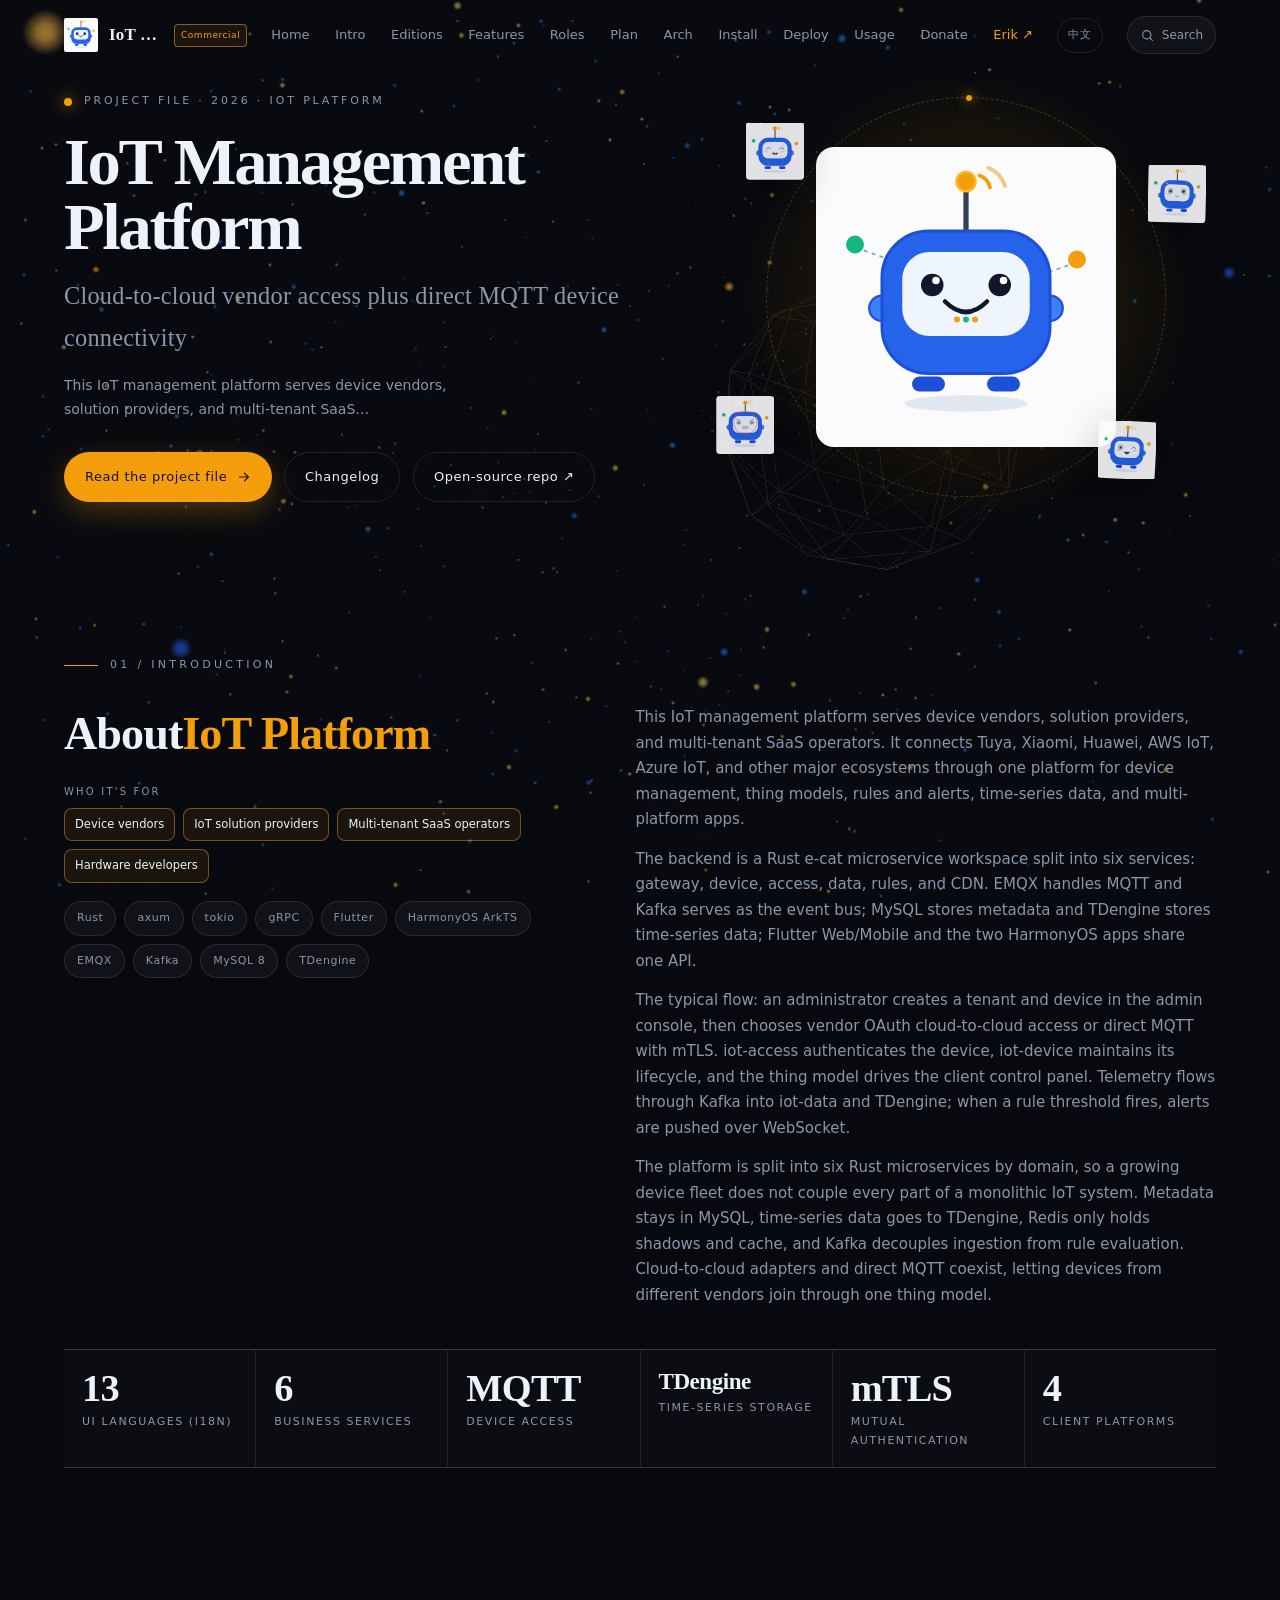
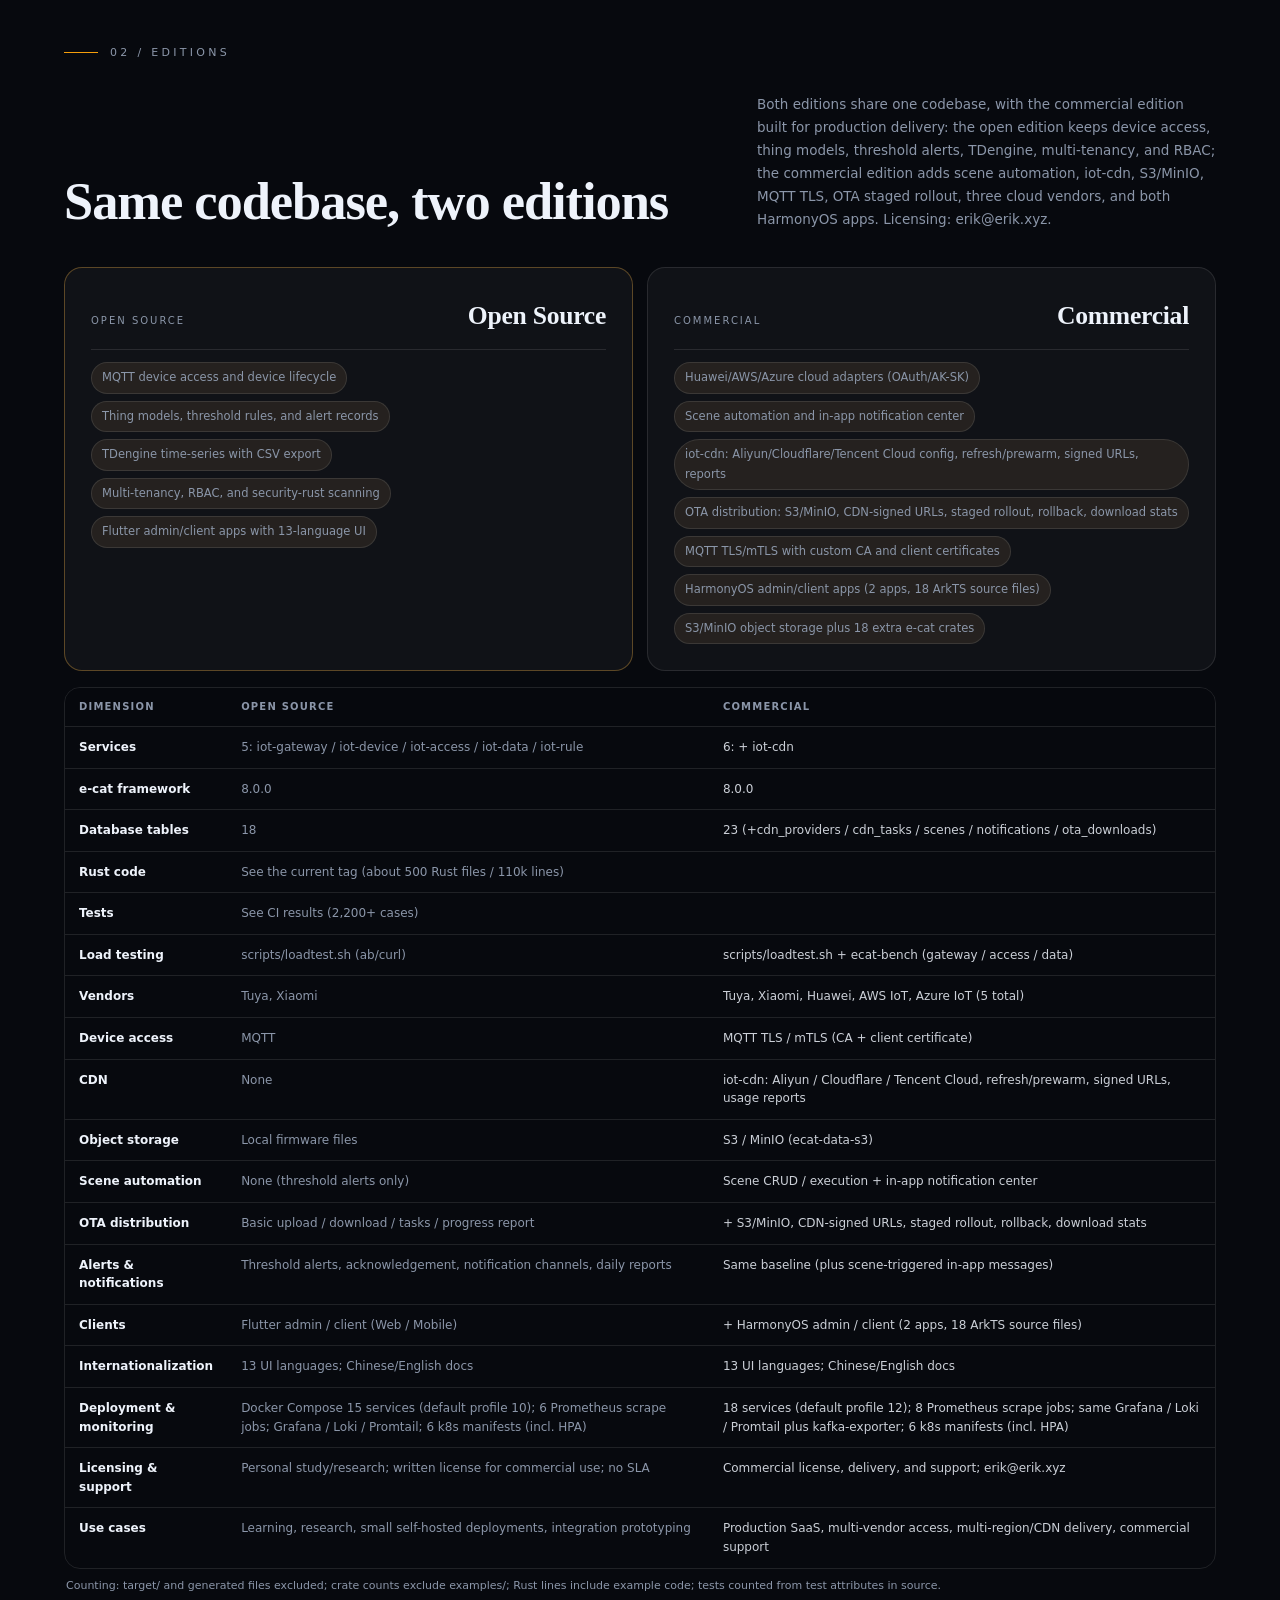
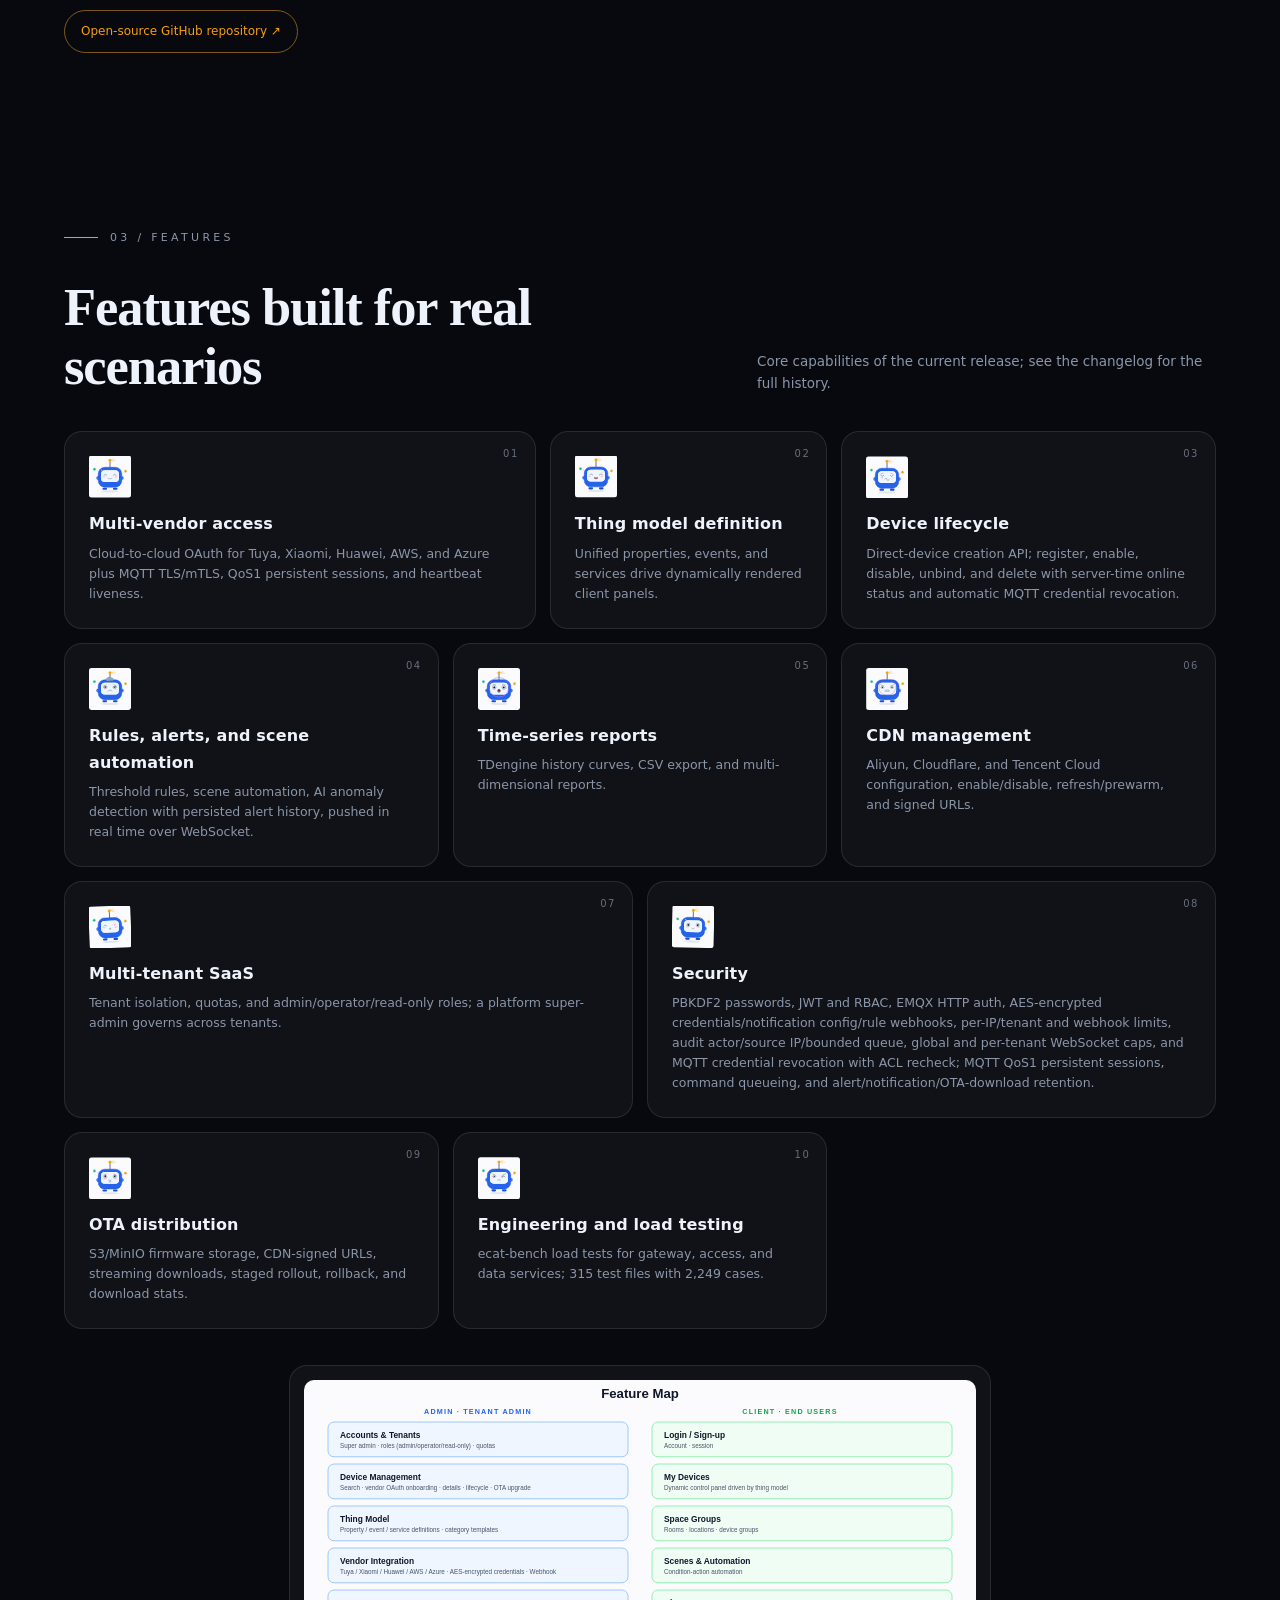
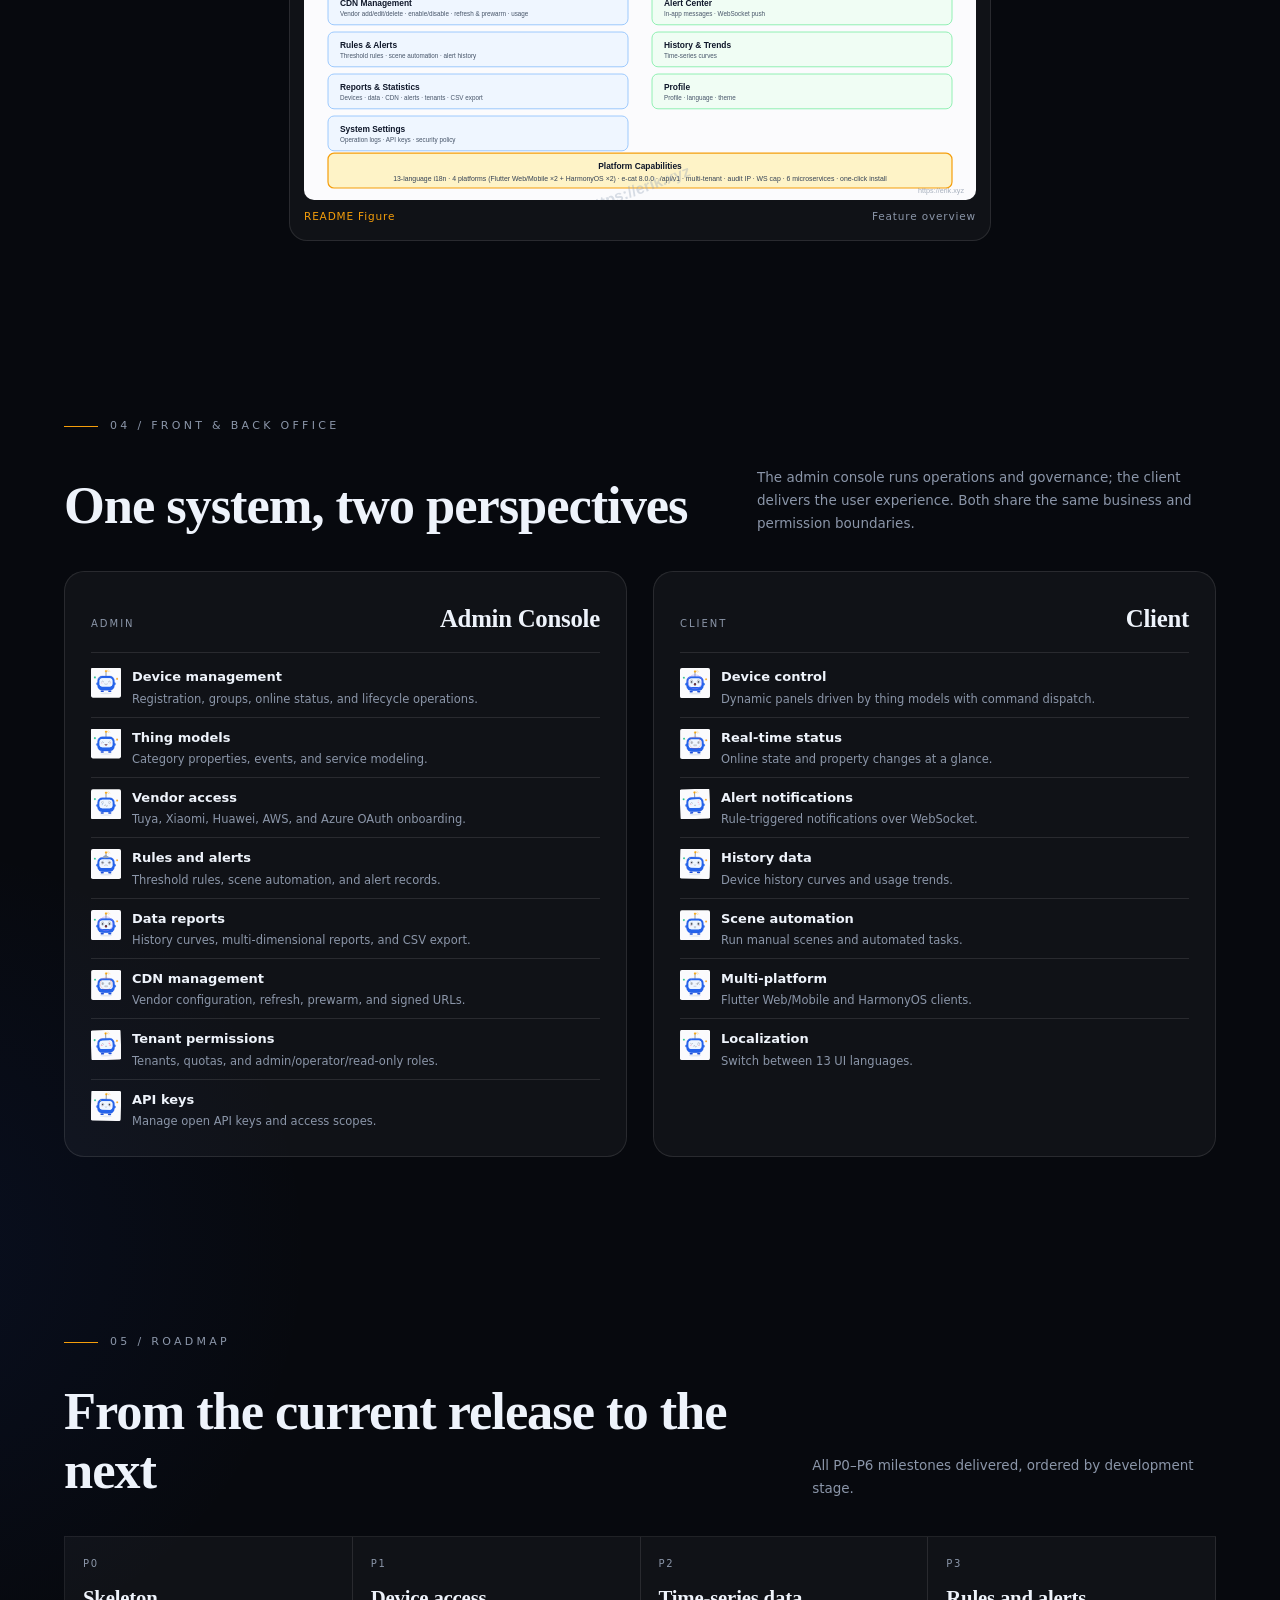
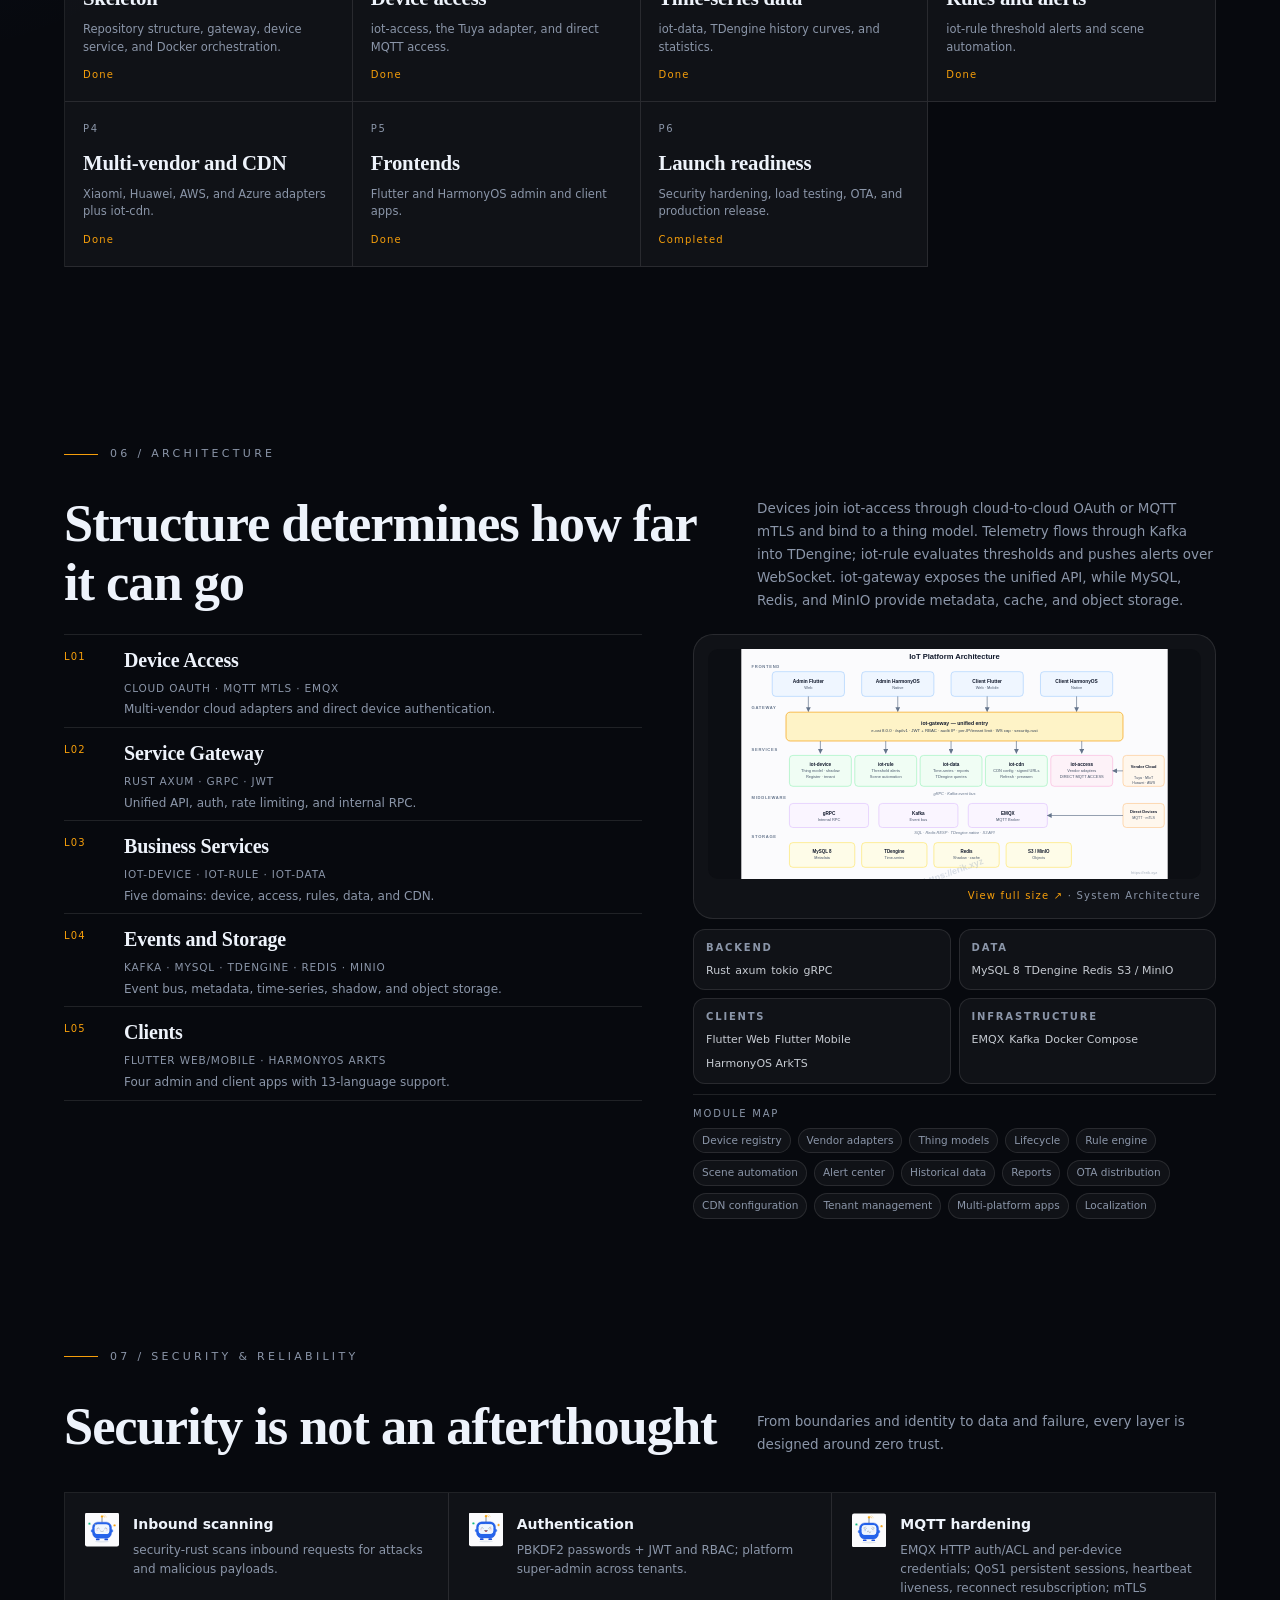
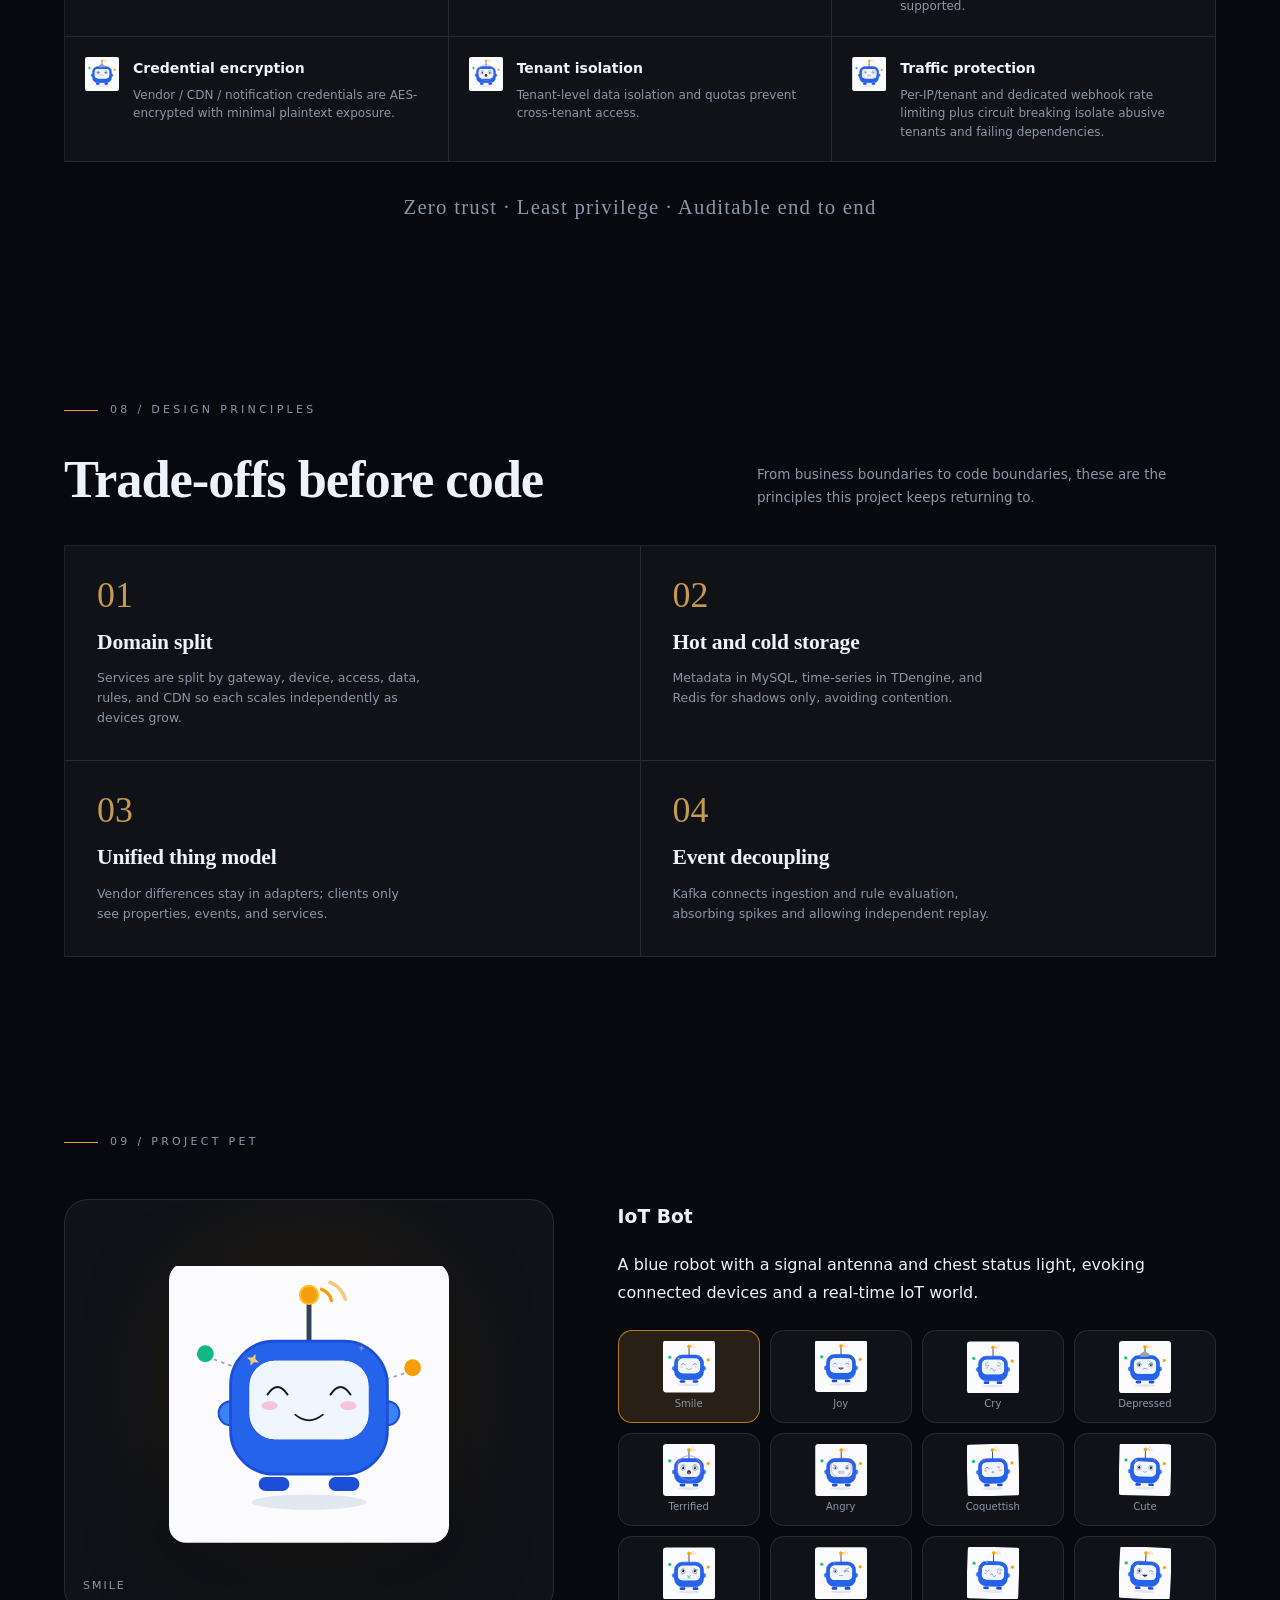
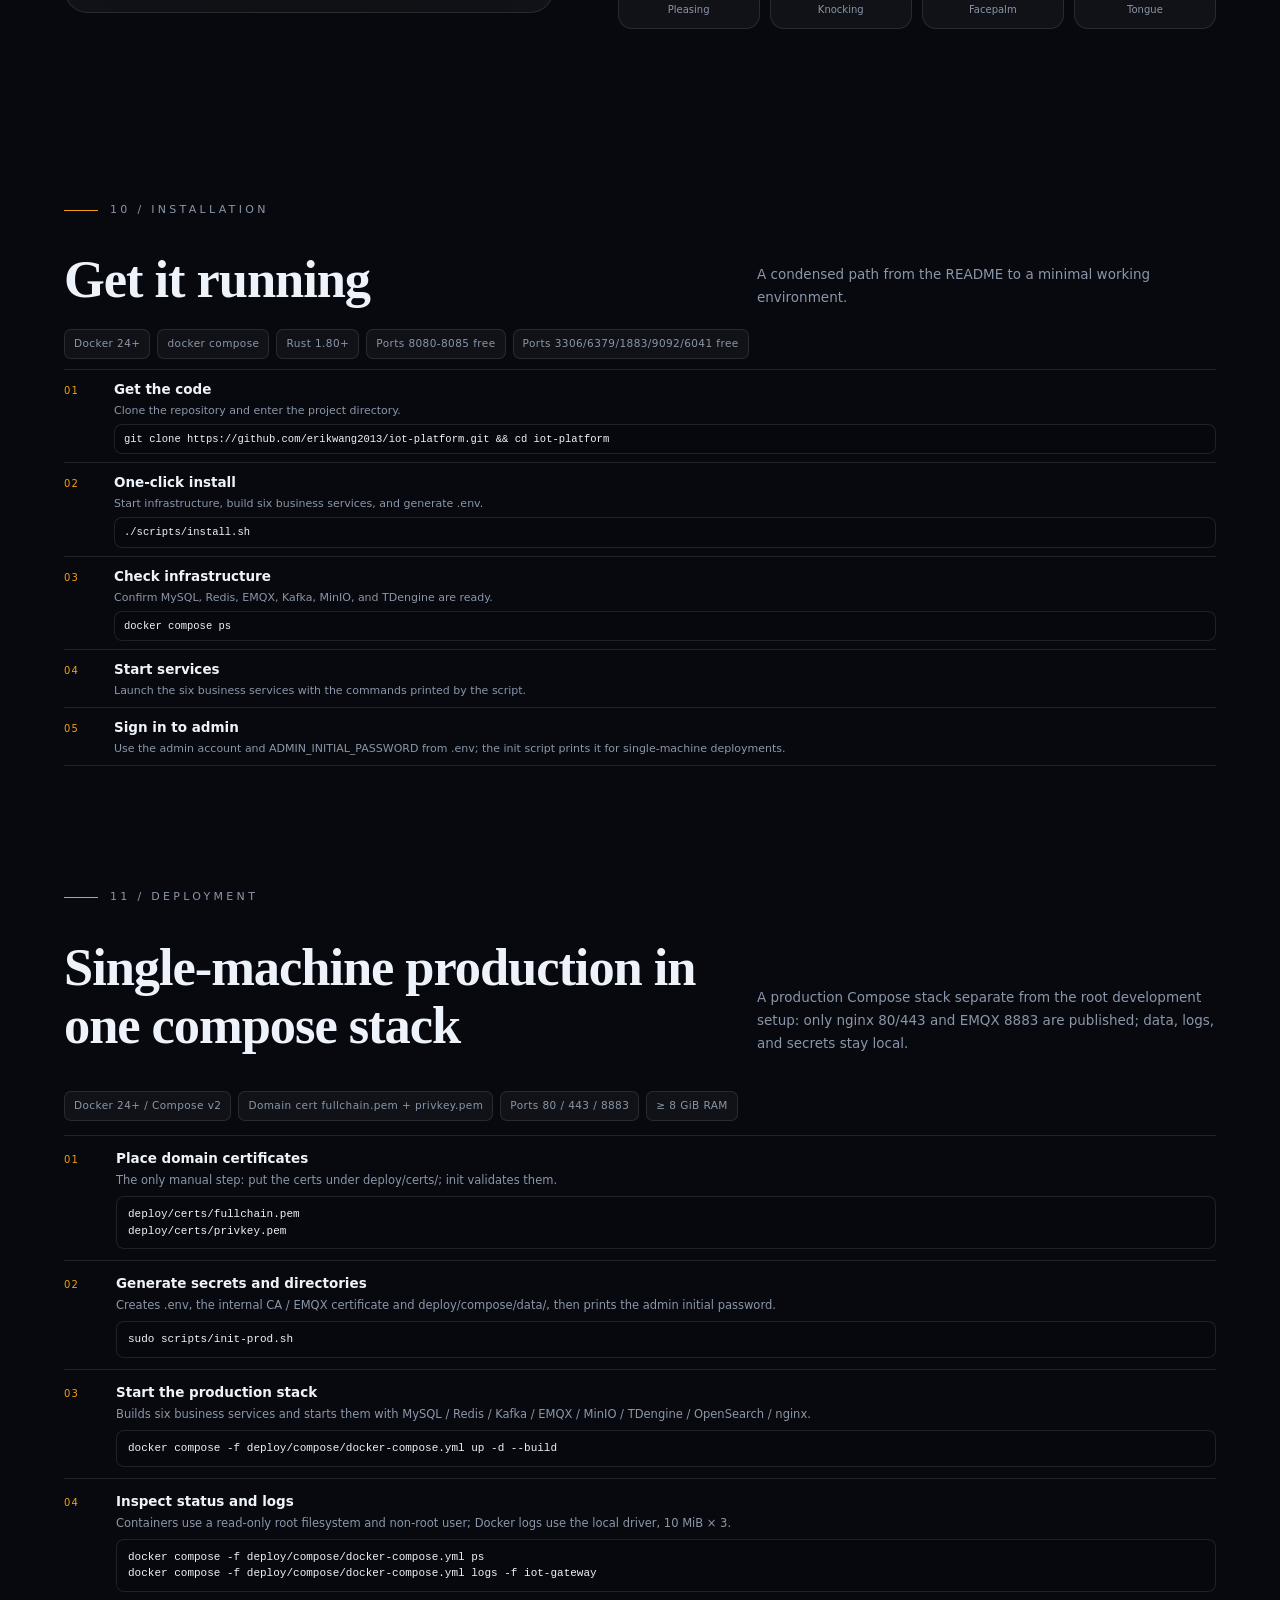
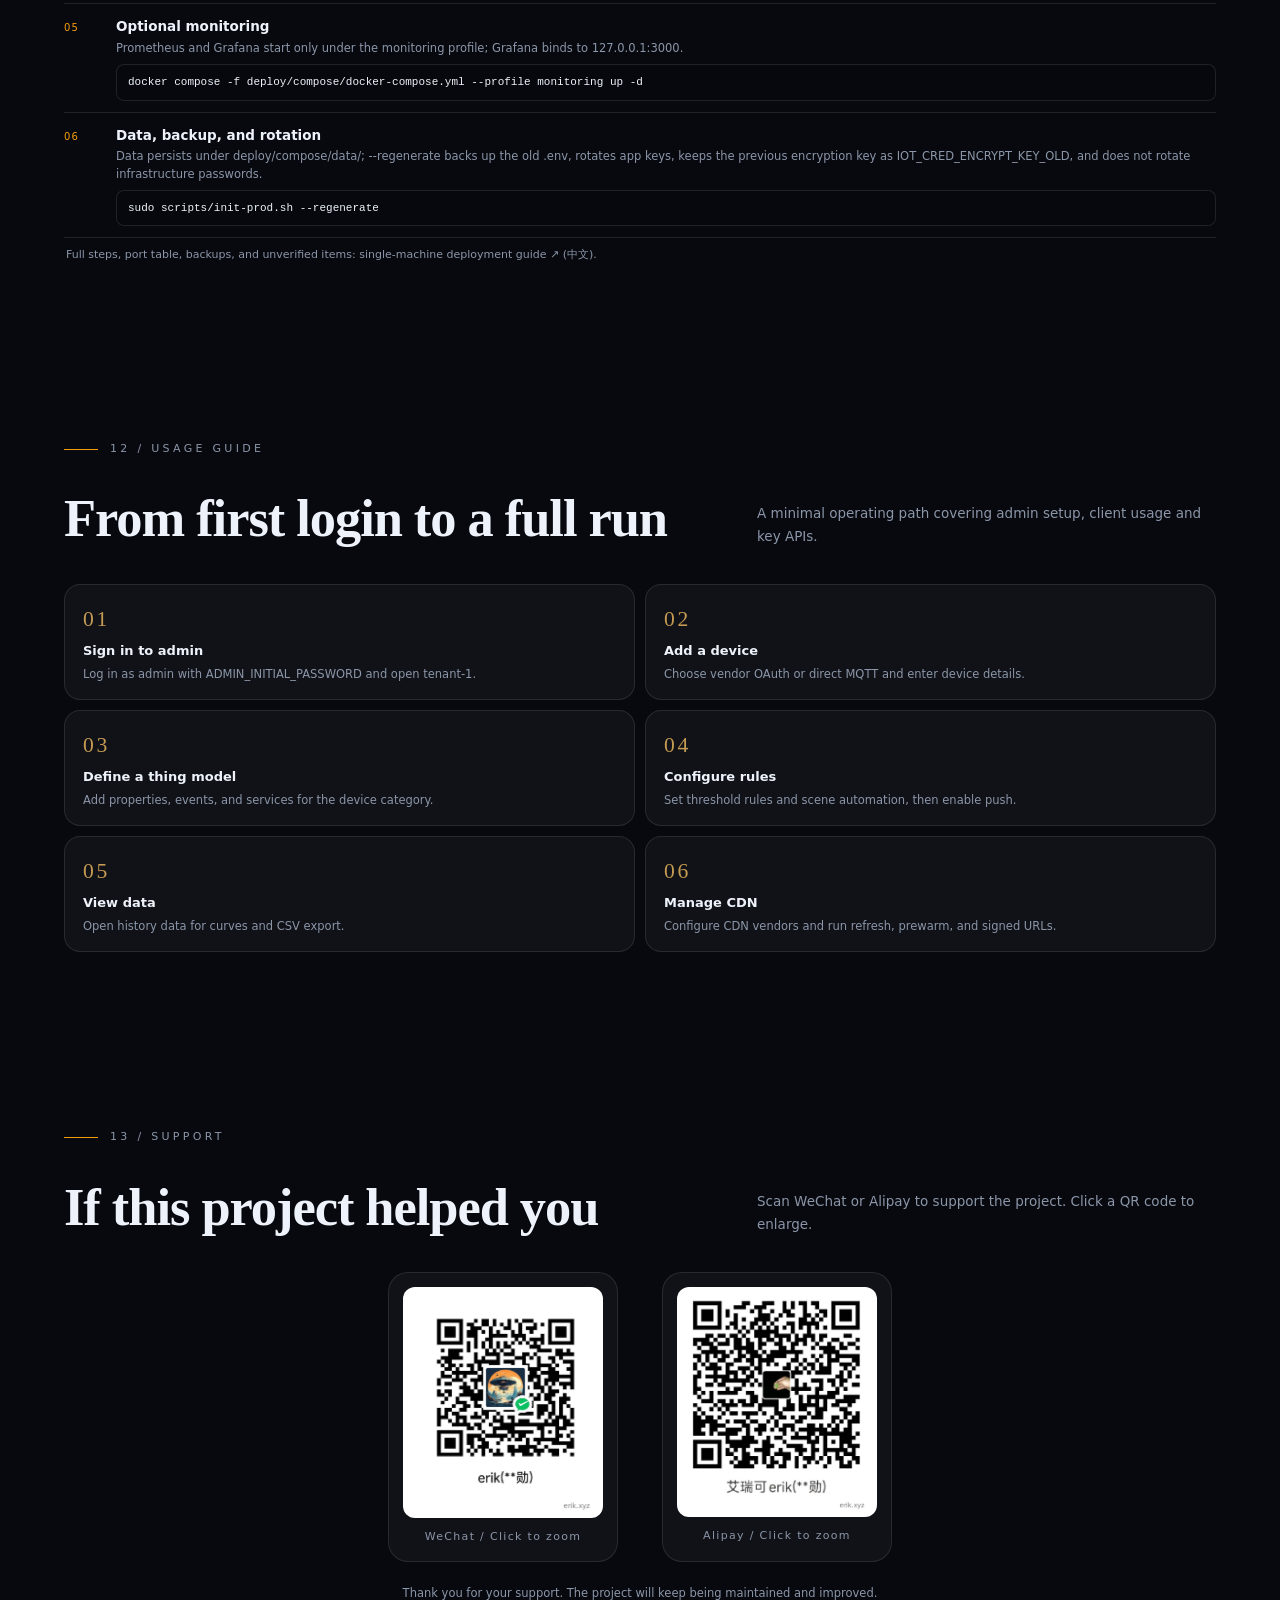
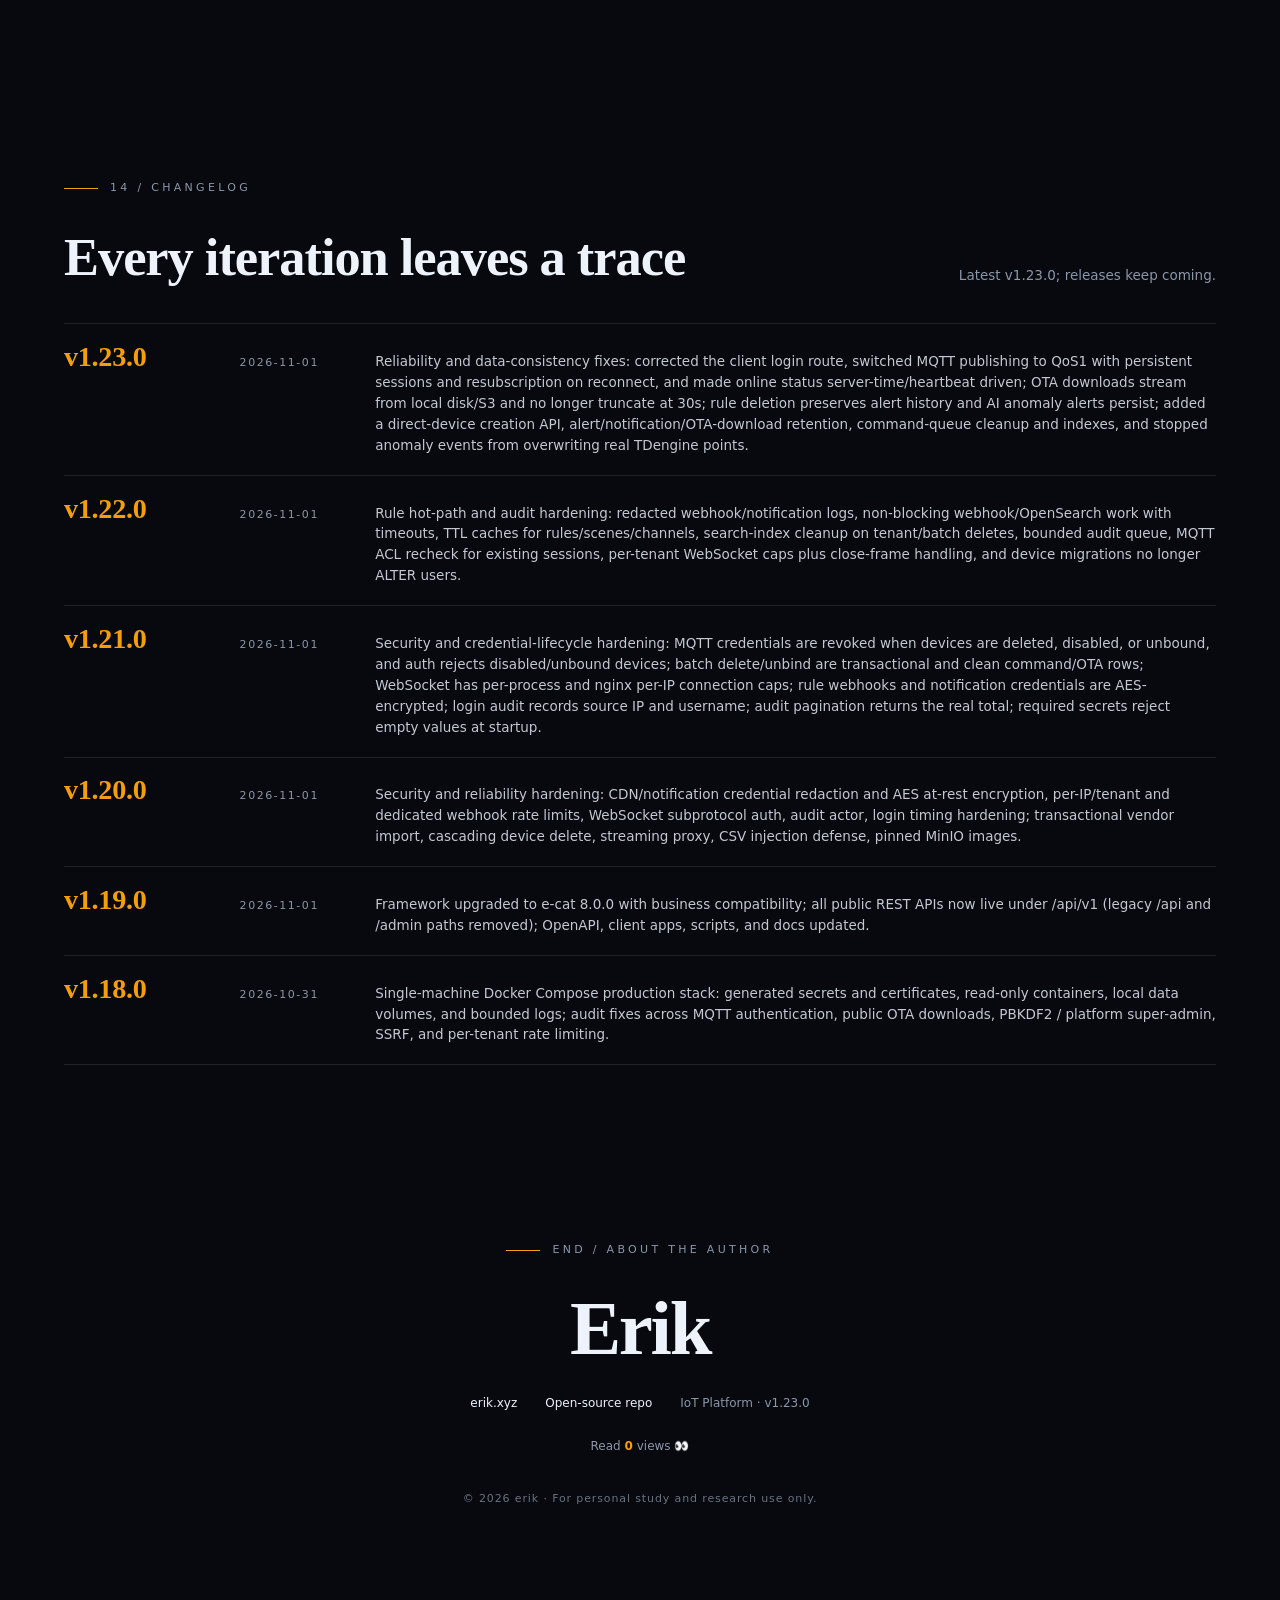
<file: site/en.html>
<!doctype html>
<html lang="en" data-theme="dark" style="--primary:#F59E0B;--secondary:#1D4ED8;--accent:#10B981;--primary-ink:#F59E0B;--on-primary:#111111">
<head>
<meta charset="utf-8">
<meta name="viewport" content="width=device-width,initial-scale=1,viewport-fit=cover">
<title>IoT Management Platform</title>
<meta name="description" content="This IoT management platform serves device vendors, solution providers, and multi-tenant SaaS operators. It connects Tuya, Xiaomi, Huawei, AWS IoT, Azure IoT,…">
<meta name="theme-color" content="#07090e">
<meta property="og:title" content="IoT Management Platform">
<meta property="og:description" content="This IoT management platform serves device vendors, solution providers, and multi-tenant SaaS operators. It connects Tuya, Xiaomi, Huawei, AWS IoT, Azure IoT,…">
<meta property="og:type" content="website">
<link rel="canonical" href="https://package.erik.xyz/iot-platform/en.html">
<link rel="alternate" hreflang="zh-CN" href="https://package.erik.xyz/iot-platform/">
<link rel="alternate" hreflang="en" href="https://package.erik.xyz/iot-platform/en.html">
<link rel="alternate" hreflang="x-default" href="https://package.erik.xyz/iot-platform/">
<meta name="robots" content="index,follow,max-image-preview:large">
<meta name="author" content="erik">
<link rel="author" href="https://erik.xyz">
<meta name="keywords" content="IoT Platform, Rust, axum, tokio, gRPC, Flutter, HarmonyOS ArkTS, open source, commercial edition, erik">
<meta property="og:url" content="https://package.erik.xyz/iot-platform/en.html">
<meta property="og:site_name" content="IoT Platform">
<meta property="og:locale" content="en_US">
<meta property="og:image" content="https://package.erik.xyz/iot-platform/assets/og-en.png">
<meta property="og:image:width" content="1200">
<meta property="og:image:height" content="630">
<meta property="og:image:alt" content="IoT Management Platform">
<meta name="twitter:card" content="summary_large_image">
<meta name="twitter:title" content="IoT Management Platform">
<meta name="twitter:description" content="This IoT management platform serves device vendors, solution providers, and multi-tenant SaaS operators. It connects Tuya, Xiaomi, Huawei, AWS IoT, Azure IoT,…">
<meta name="twitter:image" content="https://package.erik.xyz/iot-platform/assets/og-en.png">
<script type="application/ld+json">{"@context": "https://schema.org", "@type": "SoftwareApplication", "name": "IoT Management Platform", "description": "This IoT management platform serves device vendors, solution providers, and multi-tenant SaaS operators. It connects Tuya, Xiaomi, Huawei, AWS IoT, Azure IoT,…", "url": "https://package.erik.xyz/iot-platform/en.html", "applicationCategory": "BusinessApplication", "operatingSystem": "Web", "inLanguage": "en", "author": {"@type": "Person", "name": "erik", "url": "https://erik.xyz"}, "sameAs": ["https://github.com/erikwang2013/iot-platform"]}</script>
<link rel="icon" href="assets/pet/mascot.svg" type="image/svg+xml">
<link rel="preload" as="image" href="assets/pet/mascot.svg">
<link rel="preload" as="image" href="assets/pet/expressions/smile.svg">
<link rel="stylesheet" href="assets/style.css?v=97534d64">
</head>
<body>
<canvas id="bg" aria-hidden="true"></canvas>
<header class="site-header" id="header">
  <a class="brand" href="#hero" aria-label="Back to top"><img src="assets/pet/mascot.svg" alt=""><b>IoT Platform</b><span class="brand-tag">Commercial</span></a>
  <nav class="top-nav" aria-label="Page navigation">
    <a href="#hero">Home</a><a href="#intro">Intro</a><a href="#editions">Editions</a><a href="#features">Features</a><a href="#sides">Roles</a><a href="#roadmap">Plan</a><a href="#architecture">Arch</a><a href="#install">Install</a><a href="#deploy">Deploy</a><a href="#usage">Usage</a><a href="#donate">Donate</a>
    <a class="ext" href="https://erik.xyz" target="_blank" rel="noopener">Erik ↗</a>
  </nav>
  <a class="lang-switch" href="index.html" hreflang="zh-CN" aria-label="切换到中文">中文</a>
  <button class="search-btn" id="searchOpen" type="button" aria-label="Search this site">
    <svg viewBox="0 0 20 20" fill="none" aria-hidden="true"><circle cx="9" cy="9" r="5.5" stroke="currentColor" stroke-width="1.5"/><path d="m13.2 13.2 3.3 3.3" stroke="currentColor" stroke-width="1.5" stroke-linecap="round"/></svg>
    <span>Search</span>
  </button>
</header>
<main class="site-main">
  <section class="section hero" id="hero">
    <div class="hero-grid">
      <div data-reveal>
        <div class="hero-kicker"><i></i> PROJECT FILE · 2026 · IOT PLATFORM</div>
        <h1 class="hero-title long">IoT Management Platform</h1>
        <p class="hero-sub">Cloud-to-cloud vendor access plus direct MQTT device connectivity</p>
        <p class="hero-desc">This IoT management platform serves device vendors, solution providers, and multi-tenant SaaS…</p>
        <div class="hero-actions">
          <a class="btn btn-primary" href="#intro">Read the project file
            <svg viewBox="0 0 16 16" fill="none" aria-hidden="true"><path d="M3 8h9M8.5 3.5 13 8l-4.5 4.5" stroke="currentColor" stroke-width="1.4" stroke-linecap="round" stroke-linejoin="round"/></svg>
          </a>
          <a class="btn" href="#timeline">Changelog</a>
          <a class="btn" href="https://github.com/erikwang2013/iot-platform" target="_blank" rel="noopener">Open-source repo ↗</a>
        </div>
      </div>
      <div class="hero-pet" aria-hidden="true">
        <div class="halo"></div>
        <div class="ring"></div>
        <img class="mascot" src="assets/pet/mascot.svg" alt="IoT Bot">
        <img class="orbit" src="assets/pet/expressions/joy.svg" alt="" width="58" height="58" loading="lazy"><img class="orbit" src="assets/pet/expressions/cute.svg" alt="" width="58" height="58" loading="lazy"><img class="orbit" src="assets/pet/expressions/angry.svg" alt="" width="58" height="58" loading="lazy"><img class="orbit" src="assets/pet/expressions/tongue.svg" alt="" width="58" height="58" loading="lazy">
      </div>
    </div>
  </section>

  <section class="section" id="intro">
    <div class="section-inner">
      <div class="section-label">01 / Introduction</div>
      <div class="intro-grid">
        <div data-reveal>
          <h2 class="intro-lead">About<em>IoT Platform</em></h2>
          <p class="audience-label">WHO IT'S FOR</p>
          <div class="audience"><span>Device vendors</span><span>IoT solution providers</span><span>Multi-tenant SaaS operators</span><span>Hardware developers</span></div>
          <div class="chips"><span>Rust</span><span>axum</span><span>tokio</span><span>gRPC</span><span>Flutter</span><span>HarmonyOS ArkTS</span><span>EMQX</span><span>Kafka</span><span>MySQL 8</span><span>TDengine</span></div>
        </div>
        <div class="intro-body" data-reveal><p>This IoT management platform serves device vendors, solution providers, and multi-tenant SaaS operators. It connects Tuya, Xiaomi, Huawei, AWS IoT, Azure IoT, and other major ecosystems through one platform for device management, thing models, rules and alerts, time-series data, and multi-platform apps.</p><p>The backend is a Rust e-cat microservice workspace split into six services: gateway, device, access, data, rules, and CDN. EMQX handles MQTT and Kafka serves as the event bus; MySQL stores metadata and TDengine stores time-series data; Flutter Web/Mobile and the two HarmonyOS apps share one API.</p><p>The typical flow: an administrator creates a tenant and device in the admin console, then chooses vendor OAuth cloud-to-cloud access or direct MQTT with mTLS. iot-access authenticates the device, iot-device maintains its lifecycle, and the thing model drives the client control panel. Telemetry flows through Kafka into iot-data and TDengine; when a rule threshold fires, alerts are pushed over WebSocket.</p><p>The platform is split into six Rust microservices by domain, so a growing device fleet does not couple every part of a monolithic IoT system. Metadata stays in MySQL, time-series data goes to TDengine, Redis only holds shadows and cache, and Kafka decouples ingestion from rule evaluation. Cloud-to-cloud adapters and direct MQTT coexist, letting devices from different vendors join through one thing model.</p></div>
      </div>
      <div class="stats" data-reveal><div class="stat"><b>13</b><span>UI languages (i18n)</span></div><div class="stat"><b>6</b><span>Business services</span></div><div class="stat"><b>MQTT</b><span>Device access</span></div><div class="stat stat-text"><b>TDengine</b><span>Time-series storage</span></div><div class="stat"><b>mTLS</b><span>Mutual authentication</span></div><div class="stat"><b>4</b><span>Client platforms</span></div></div>
    </div>
  </section>

  <section class="section" id="editions">
    <div class="section-inner">
      <div class="section-label">02 / Editions</div>
      <div class="section-head" data-reveal>
        <h2>Same codebase, two editions</h2>
        <p>Both editions share one codebase, with the commercial edition built for production delivery: the open edition keeps device access, thing models, threshold alerts, TDengine, multi-tenancy, and RBAC; the commercial edition adds scene automation, iot-cdn, S3/MinIO, MQTT TLS, OTA staged rollout, three cloud vendors, and both HarmonyOS apps. Licensing: erik@erik.xyz.</p>
      </div>
      <div class="editions-grid" data-reveal>
        <div class="edition-panel edition-open">
          <div class="edition-head"><span>OPEN SOURCE</span><h3>Open Source</h3></div>
          <ul class="edition-list"><li>MQTT device access and device lifecycle</li><li>Thing models, threshold rules, and alert records</li><li>TDengine time-series with CSV export</li><li>Multi-tenancy, RBAC, and security-rust scanning</li><li>Flutter admin/client apps with 13-language UI</li></ul>
        </div>
        <div class="edition-panel edition-commercial">
          <div class="edition-head"><span>COMMERCIAL</span><h3>Commercial</h3></div>
          <ul class="edition-list"><li>Huawei/AWS/Azure cloud adapters (OAuth/AK-SK)</li><li>Scene automation and in-app notification center</li><li>iot-cdn: Aliyun/Cloudflare/Tencent Cloud config, refresh/prewarm, signed URLs, reports</li><li>OTA distribution: S3/MinIO, CDN-signed URLs, staged rollout, rollback, download stats</li><li>MQTT TLS/mTLS with custom CA and client certificates</li><li>HarmonyOS admin/client apps (2 apps, 18 ArkTS source files)</li><li>S3/MinIO object storage plus 18 extra e-cat crates</li></ul>
        </div>
      </div>
      <div class="edition-table-wrap" data-reveal><table class="edition-table"><thead><tr><th>Dimension</th><th>Open Source</th><th>Commercial</th></tr></thead><tbody><tr><td>Services</td><td>5: iot-gateway / iot-device / iot-access / iot-data / iot-rule</td><td>6: + iot-cdn</td></tr><tr><td>e-cat framework</td><td>8.0.0</td><td>8.0.0</td></tr><tr><td>Database tables</td><td>18</td><td>23 (+cdn_providers / cdn_tasks / scenes / notifications / ota_downloads)</td></tr><tr><td>Rust code</td><td colspan="2">See the current tag (about 500 Rust files / 110k lines)</td></tr><tr><td>Tests</td><td colspan="2">See CI results (2,200+ cases)</td></tr><tr><td>Load testing</td><td>scripts/loadtest.sh (ab/curl)</td><td>scripts/loadtest.sh + ecat-bench (gateway / access / data)</td></tr><tr><td>Vendors</td><td>Tuya, Xiaomi</td><td>Tuya, Xiaomi, Huawei, AWS IoT, Azure IoT (5 total)</td></tr><tr><td>Device access</td><td>MQTT</td><td>MQTT TLS / mTLS (CA + client certificate)</td></tr><tr><td>CDN</td><td>None</td><td>iot-cdn: Aliyun / Cloudflare / Tencent Cloud, refresh/prewarm, signed URLs, usage reports</td></tr><tr><td>Object storage</td><td>Local firmware files</td><td>S3 / MinIO (ecat-data-s3)</td></tr><tr><td>Scene automation</td><td>None (threshold alerts only)</td><td>Scene CRUD / execution + in-app notification center</td></tr><tr><td>OTA distribution</td><td>Basic upload / download / tasks / progress report</td><td>+ S3/MinIO, CDN-signed URLs, staged rollout, rollback, download stats</td></tr><tr><td>Alerts & notifications</td><td>Threshold alerts, acknowledgement, notification channels, daily reports</td><td>Same baseline (plus scene-triggered in-app messages)</td></tr><tr><td>Clients</td><td>Flutter admin / client (Web / Mobile)</td><td>+ HarmonyOS admin / client (2 apps, 18 ArkTS source files)</td></tr><tr><td>Internationalization</td><td>13 UI languages; Chinese/English docs</td><td>13 UI languages; Chinese/English docs</td></tr><tr><td>Deployment & monitoring</td><td>Docker Compose 15 services (default profile 10); 6 Prometheus scrape jobs; Grafana / Loki / Promtail; 6 k8s manifests (incl. HPA)</td><td>18 services (default profile 12); 8 Prometheus scrape jobs; same Grafana / Loki / Promtail plus kafka-exporter; 6 k8s manifests (incl. HPA)</td></tr><tr><td>Licensing & support</td><td>Personal study/research; written license for commercial use; no SLA</td><td>Commercial license, delivery, and support; erik@erik.xyz</td></tr><tr><td>Use cases</td><td>Learning, research, small self-hosted deployments, integration prototyping</td><td>Production SaaS, multi-vendor access, multi-region/CDN delivery, commercial support</td></tr></tbody></table></div>
      <p class="edition-note">Counting: target/ and generated files excluded; crate counts exclude examples/; Rust lines include example code; tests counted from test attributes in source.</p>
      <a class="edition-repo" href="https://github.com/erikwang2013/iot-platform" target="_blank" rel="noopener">Open-source GitHub repository ↗</a>
    </div>
  </section>

  <section class="section" id="features">
    <div class="section-inner">
      <div class="section-label">03 / Features</div>
      <div class="section-head" data-reveal>
        <h2>Features built for real scenarios</h2>
        <p>Core capabilities of the current release; see the changelog for the full history.</p>
      </div>
      <div class="features"><article class="feature" data-reveal style="transition-delay:0ms"><span class="idx">01</span><img src="assets/pet/expressions/smile.svg" alt="Smile" width="42" height="42" loading="lazy"><b>Multi-vendor access</b><p>Cloud-to-cloud OAuth for Tuya, Xiaomi, Huawei, AWS, and Azure plus MQTT TLS/mTLS, QoS1 persistent sessions, and heartbeat liveness.</p></article><article class="feature" data-reveal style="transition-delay:35ms"><span class="idx">02</span><img src="assets/pet/expressions/joy.svg" alt="Joy" width="42" height="42" loading="lazy"><b>Thing model definition</b><p>Unified properties, events, and services drive dynamically rendered client panels.</p></article><article class="feature" data-reveal style="transition-delay:70ms"><span class="idx">03</span><img src="assets/pet/expressions/cry.svg" alt="Cry" width="42" height="42" loading="lazy"><b>Device lifecycle</b><p>Direct-device creation API; register, enable, disable, unbind, and delete with server-time online status and automatic MQTT credential revocation.</p></article><article class="feature" data-reveal style="transition-delay:105ms"><span class="idx">04</span><img src="assets/pet/expressions/depressed.svg" alt="Depressed" width="42" height="42" loading="lazy"><b>Rules, alerts, and scene automation</b><p>Threshold rules, scene automation, AI anomaly detection with persisted alert history, pushed in real time over WebSocket.</p></article><article class="feature" data-reveal style="transition-delay:140ms"><span class="idx">05</span><img src="assets/pet/expressions/terrified.svg" alt="Terrified" width="42" height="42" loading="lazy"><b>Time-series reports</b><p>TDengine history curves, CSV export, and multi-dimensional reports.</p></article><article class="feature" data-reveal style="transition-delay:175ms"><span class="idx">06</span><img src="assets/pet/expressions/angry.svg" alt="Angry" width="42" height="42" loading="lazy"><b>CDN management</b><p>Aliyun, Cloudflare, and Tencent Cloud configuration, enable/disable, refresh/prewarm, and signed URLs.</p></article><article class="feature" data-reveal style="transition-delay:210ms"><span class="idx">07</span><img src="assets/pet/expressions/coquettish.svg" alt="Coquettish" width="42" height="42" loading="lazy"><b>Multi-tenant SaaS</b><p>Tenant isolation, quotas, and admin/operator/read-only roles; a platform super-admin governs across tenants.</p></article><article class="feature" data-reveal style="transition-delay:245ms"><span class="idx">08</span><img src="assets/pet/expressions/cute.svg" alt="Cute" width="42" height="42" loading="lazy"><b>Security</b><p>PBKDF2 passwords, JWT and RBAC, EMQX HTTP auth, AES-encrypted credentials/notification config/rule webhooks, per-IP/tenant and webhook limits, audit actor/source IP/bounded queue, global and per-tenant WebSocket caps, and MQTT credential revocation with ACL recheck; MQTT QoS1 persistent sessions, command queueing, and alert/notification/OTA-download retention.</p></article><article class="feature" data-reveal style="transition-delay:280ms"><span class="idx">09</span><img src="assets/pet/expressions/pleasing.svg" alt="Pleasing" width="42" height="42" loading="lazy"><b>OTA distribution</b><p>S3/MinIO firmware storage, CDN-signed URLs, streaming downloads, staged rollout, rollback, and download stats.</p></article><article class="feature" data-reveal style="transition-delay:315ms"><span class="idx">10</span><img src="assets/pet/expressions/knocking.svg" alt="Knocking" width="42" height="42" loading="lazy"><b>Engineering and load testing</b><p>ecat-bench load tests for gateway, access, and data services; 315 test files with 2,249 cases.</p></article></div>
      <p class="features-note">← Swipe to explore →</p>
      <figure class="content-figure" data-reveal><img src="assets/img/en/readme-feature.svg" width="1120" height="700" alt="Feature overview" loading="lazy"><figcaption><span>README Figure</span>Feature overview</figcaption></figure>
    </div>
  </section>

  <section class="section" id="sides">
    <div class="section-inner">
      <div class="section-label">04 / Front &amp; Back Office</div>
      <div class="section-head" data-reveal>
        <h2>One system, two perspectives</h2>
        <p>The admin console runs operations and governance; the client delivers the user experience. Both share the same business and permission boundaries.</p>
      </div>
      <div class="sides-grid" data-reveal><article class="side-panel"><div class="side-head"><span>ADMIN</span><h3>Admin Console</h3></div><ul class="side-list"><li><img src="assets/pet/expressions/smile.svg" alt="" width="30" height="30" loading="lazy"><div><b>Device management</b><p>Registration, groups, online status, and lifecycle operations.</p></div></li><li><img src="assets/pet/expressions/joy.svg" alt="" width="30" height="30" loading="lazy"><div><b>Thing models</b><p>Category properties, events, and service modeling.</p></div></li><li><img src="assets/pet/expressions/cry.svg" alt="" width="30" height="30" loading="lazy"><div><b>Vendor access</b><p>Tuya, Xiaomi, Huawei, AWS, and Azure OAuth onboarding.</p></div></li><li><img src="assets/pet/expressions/depressed.svg" alt="" width="30" height="30" loading="lazy"><div><b>Rules and alerts</b><p>Threshold rules, scene automation, and alert records.</p></div></li><li><img src="assets/pet/expressions/terrified.svg" alt="" width="30" height="30" loading="lazy"><div><b>Data reports</b><p>History curves, multi-dimensional reports, and CSV export.</p></div></li><li><img src="assets/pet/expressions/angry.svg" alt="" width="30" height="30" loading="lazy"><div><b>CDN management</b><p>Vendor configuration, refresh, prewarm, and signed URLs.</p></div></li><li><img src="assets/pet/expressions/coquettish.svg" alt="" width="30" height="30" loading="lazy"><div><b>Tenant permissions</b><p>Tenants, quotas, and admin/operator/read-only roles.</p></div></li><li><img src="assets/pet/expressions/cute.svg" alt="" width="30" height="30" loading="lazy"><div><b>API keys</b><p>Manage open API keys and access scopes.</p></div></li></ul></article><article class="side-panel"><div class="side-head"><span>CLIENT</span><h3>Client</h3></div><ul class="side-list"><li><img src="assets/pet/expressions/terrified.svg" alt="" width="30" height="30" loading="lazy"><div><b>Device control</b><p>Dynamic panels driven by thing models with command dispatch.</p></div></li><li><img src="assets/pet/expressions/angry.svg" alt="" width="30" height="30" loading="lazy"><div><b>Real-time status</b><p>Online state and property changes at a glance.</p></div></li><li><img src="assets/pet/expressions/coquettish.svg" alt="" width="30" height="30" loading="lazy"><div><b>Alert notifications</b><p>Rule-triggered notifications over WebSocket.</p></div></li><li><img src="assets/pet/expressions/cute.svg" alt="" width="30" height="30" loading="lazy"><div><b>History data</b><p>Device history curves and usage trends.</p></div></li><li><img src="assets/pet/expressions/pleasing.svg" alt="" width="30" height="30" loading="lazy"><div><b>Scene automation</b><p>Run manual scenes and automated tasks.</p></div></li><li><img src="assets/pet/expressions/knocking.svg" alt="" width="30" height="30" loading="lazy"><div><b>Multi-platform</b><p>Flutter Web/Mobile and HarmonyOS clients.</p></div></li><li><img src="assets/pet/expressions/facepalm.svg" alt="" width="30" height="30" loading="lazy"><div><b>Localization</b><p>Switch between 13 UI languages.</p></div></li></ul></article></div>
    </div>
  </section>

  <section class="section" id="roadmap">
    <div class="section-inner">
      <div class="section-label">05 / Roadmap</div>
      <div class="section-head" data-reveal>
        <h2>From the current release to the next</h2>
        <p>All P0–P6 milestones delivered, ordered by development stage.</p>
      </div>
      <div class="roadmap-grid" style="--roadmap-cols:4" data-reveal><article class="roadmap-card status-done"><span class="roadmap-phase">P0</span><h3>Skeleton</h3><p>Repository structure, gateway, device service, and Docker orchestration.</p><span class="roadmap-status">Done</span></article><article class="roadmap-card status-done"><span class="roadmap-phase">P1</span><h3>Device access</h3><p>iot-access, the Tuya adapter, and direct MQTT access.</p><span class="roadmap-status">Done</span></article><article class="roadmap-card status-done"><span class="roadmap-phase">P2</span><h3>Time-series data</h3><p>iot-data, TDengine history curves, and statistics.</p><span class="roadmap-status">Done</span></article><article class="roadmap-card status-done"><span class="roadmap-phase">P3</span><h3>Rules and alerts</h3><p>iot-rule threshold alerts and scene automation.</p><span class="roadmap-status">Done</span></article><article class="roadmap-card status-done"><span class="roadmap-phase">P4</span><h3>Multi-vendor and CDN</h3><p>Xiaomi, Huawei, AWS, and Azure adapters plus iot-cdn.</p><span class="roadmap-status">Done</span></article><article class="roadmap-card status-done"><span class="roadmap-phase">P5</span><h3>Frontends</h3><p>Flutter and HarmonyOS admin and client apps.</p><span class="roadmap-status">Done</span></article><article class="roadmap-card status-done"><span class="roadmap-phase">P6</span><h3>Launch readiness</h3><p>Security hardening, load testing, OTA, and production release.</p><span class="roadmap-status">Completed</span></article></div>
    </div>
  </section>

  <section class="section" id="architecture">
    <div class="section-inner">
      <div class="section-label">06 / Architecture</div>
      <div class="section-head" data-reveal>
        <h2>Structure determines how far it can go</h2>
        <p>Devices join iot-access through cloud-to-cloud OAuth or MQTT mTLS and bind to a thing model. Telemetry flows through Kafka into TDengine; iot-rule evaluates thresholds and pushes alerts over WebSocket. iot-gateway exposes the unified API, while MySQL, Redis, and MinIO provide metadata, cache, and object storage.</p>
      </div>
      <div class="arch-grid">
        <div class="arch-layers" data-reveal><div class="arch-layer"><span class="arch-index">L01</span><div><b>Device Access</b><small>Cloud OAuth · MQTT mTLS · EMQX</small><p>Multi-vendor cloud adapters and direct device authentication.</p></div></div><div class="arch-layer"><span class="arch-index">L02</span><div><b>Service Gateway</b><small>Rust axum · gRPC · JWT</small><p>Unified API, auth, rate limiting, and internal RPC.</p></div></div><div class="arch-layer"><span class="arch-index">L03</span><div><b>Business Services</b><small>iot-device · iot-rule · iot-data</small><p>Five domains: device, access, rules, data, and CDN.</p></div></div><div class="arch-layer"><span class="arch-index">L04</span><div><b>Events and Storage</b><small>Kafka · MySQL · TDengine · Redis · MinIO</small><p>Event bus, metadata, time-series, shadow, and object storage.</p></div></div><div class="arch-layer"><span class="arch-index">L05</span><div><b>Clients</b><small>Flutter Web/Mobile · HarmonyOS ArkTS</small><p>Four admin and client apps with 13-language support.</p></div></div></div>
        <div class="arch-visual" data-reveal>
          <figure class="arch-diagram"><img src="assets/img/en/architecture.svg" alt="IoT Platform system architecture" loading="lazy"><figcaption><a href="assets/img/en/architecture.svg" target="_blank" rel="noopener">View full size ↗</a> · System Architecture</figcaption></figure>
          <div class="tech-groups"><div class="tech-group"><b>Backend</b><div><span>Rust</span><span>axum</span><span>tokio</span><span>gRPC</span></div></div><div class="tech-group"><b>Data</b><div><span>MySQL 8</span><span>TDengine</span><span>Redis</span><span>S3 / MinIO</span></div></div><div class="tech-group"><b>Clients</b><div><span>Flutter Web</span><span>Flutter Mobile</span><span>HarmonyOS ArkTS</span></div></div><div class="tech-group"><b>Infrastructure</b><div><span>EMQX</span><span>Kafka</span><span>Docker Compose</span></div></div></div>
          <div class="modules">
            <span class="modules-label">MODULE MAP</span>
            <div class="module-tags"><span title="Device registration, groups, online status, and details in one place.">Device registry</span><span title="OAuth adapters and credential custody for Tuya, Xiaomi, Huawei, AWS, and Azure.">Vendor adapters</span><span title="Property, event, and service definitions that drive dynamic client panels.">Thing models</span><span title="Register, enable, disable, unbind, and delete state transitions.">Lifecycle</span><span title="Threshold evaluation, scene automation, and rule enablement.">Rule engine</span><span title="Condition-action orchestration, manual execution, and in-app messages.">Scene automation</span><span title="Alert triggers, real-time push, and handling records.">Alert center</span><span title="TDengine time-series queries, history curves, and CSV export.">Historical data</span><span title="Multi-dimensional reports for devices, data, CDN, alerts, and tenants.">Reports</span><span title="S3/MinIO firmware storage, CDN-signed URLs, staged rollout, and rollback.">OTA distribution</span><span title="Multi-vendor CDN enablement, refresh, prewarm, and signed URLs.">CDN configuration</span><span title="Tenant isolation, quotas, and role permissions.">Tenant management</span><span title="Flutter Web/Mobile and HarmonyOS admin and client apps.">Multi-platform apps</span><span title="13-language i18n resources and in-app switching.">Localization</span></div>
          </div>
        </div>
      </div>
    </div>
  </section>

  <section class="section" id="security">
    <div class="section-inner">
      <div class="section-label">07 / Security &amp; Reliability</div>
      <div class="section-head" data-reveal>
        <h2>Security is not an afterthought</h2>
        <p>From boundaries and identity to data and failure, every layer is designed around zero trust.</p>
      </div>
      <div class="security-grid" data-reveal><article class="security-card"><img src="assets/pet/expressions/smile.svg" alt="" width="34" height="34" loading="lazy"><div><b>Inbound scanning</b><p>security-rust scans inbound requests for attacks and malicious payloads.</p></div></article><article class="security-card"><img src="assets/pet/expressions/joy.svg" alt="" width="34" height="34" loading="lazy"><div><b>Authentication</b><p>PBKDF2 passwords + JWT and RBAC; platform super-admin across tenants.</p></div></article><article class="security-card"><img src="assets/pet/expressions/cry.svg" alt="" width="34" height="34" loading="lazy"><div><b>MQTT hardening</b><p>EMQX HTTP auth/ACL and per-device credentials; QoS1 persistent sessions, heartbeat liveness, reconnect resubscription; mTLS supported.</p></div></article><article class="security-card"><img src="assets/pet/expressions/depressed.svg" alt="" width="34" height="34" loading="lazy"><div><b>Credential encryption</b><p>Vendor / CDN / notification credentials are AES-encrypted with minimal plaintext exposure.</p></div></article><article class="security-card"><img src="assets/pet/expressions/terrified.svg" alt="" width="34" height="34" loading="lazy"><div><b>Tenant isolation</b><p>Tenant-level data isolation and quotas prevent cross-tenant access.</p></div></article><article class="security-card"><img src="assets/pet/expressions/angry.svg" alt="" width="34" height="34" loading="lazy"><div><b>Traffic protection</b><p>Per-IP/tenant and dedicated webhook rate limiting plus circuit breaking isolate abusive tenants and failing dependencies.</p></div></article></div>
      <p class="security-quote" data-reveal>Zero trust · Least privilege · Auditable end to end</p>
    </div>
  </section>

  <section class="section" id="design">
    <div class="section-inner">
      <div class="section-label">08 / Design Principles</div>
      <div class="section-head" data-reveal>
        <h2>Trade-offs before code</h2>
        <p>From business boundaries to code boundaries, these are the principles this project keeps returning to.</p>
      </div>
      <div class="design-grid" data-reveal><article class="design-card"><span class="design-index">01</span><h3>Domain split</h3><p>Services are split by gateway, device, access, data, rules, and CDN so each scales independently as devices grow.</p></article><article class="design-card"><span class="design-index">02</span><h3>Hot and cold storage</h3><p>Metadata in MySQL, time-series in TDengine, and Redis for shadows only, avoiding contention.</p></article><article class="design-card"><span class="design-index">03</span><h3>Unified thing model</h3><p>Vendor differences stay in adapters; clients only see properties, events, and services.</p></article><article class="design-card"><span class="design-index">04</span><h3>Event decoupling</h3><p>Kafka connects ingestion and rule evaluation, absorbing spikes and allowing independent replay.</p></article></div>
    </div>
  </section>

  <section class="section" id="pet">
    <div class="section-inner">
      <div class="section-label">09 / Project Pet</div>
      <div class="pet-grid-wrap">
        <div class="pet-preview" id="petPreview" data-reveal>
          <img id="petPreviewImg" src="assets/pet/expressions/smile.svg" alt="IoT Bot expression" width="280" height="280">
          <span class="tag" id="petPreviewLabel">Smile</span>
        </div>
        <div data-reveal>
          <h3>IoT Bot</h3>
          <p>A blue robot with a signal antenna and chest status light, evoking connected devices and a real-time IoT world.</p>
          <div class="pet-grid" id="petGrid"><button class="pet-cell is-active" type="button" data-src="assets/pet/expressions/smile.svg" data-name="Smile" data-label="Smile"><img src="assets/pet/expressions/smile.svg" alt="Smile" width="52" height="52" loading="lazy"><span>Smile</span></button><button class="pet-cell" type="button" data-src="assets/pet/expressions/joy.svg" data-name="Joy" data-label="Joy"><img src="assets/pet/expressions/joy.svg" alt="Joy" width="52" height="52" loading="lazy"><span>Joy</span></button><button class="pet-cell" type="button" data-src="assets/pet/expressions/cry.svg" data-name="Cry" data-label="Cry"><img src="assets/pet/expressions/cry.svg" alt="Cry" width="52" height="52" loading="lazy"><span>Cry</span></button><button class="pet-cell" type="button" data-src="assets/pet/expressions/depressed.svg" data-name="Depressed" data-label="Depressed"><img src="assets/pet/expressions/depressed.svg" alt="Depressed" width="52" height="52" loading="lazy"><span>Depressed</span></button><button class="pet-cell" type="button" data-src="assets/pet/expressions/terrified.svg" data-name="Terrified" data-label="Terrified"><img src="assets/pet/expressions/terrified.svg" alt="Terrified" width="52" height="52" loading="lazy"><span>Terrified</span></button><button class="pet-cell" type="button" data-src="assets/pet/expressions/angry.svg" data-name="Angry" data-label="Angry"><img src="assets/pet/expressions/angry.svg" alt="Angry" width="52" height="52" loading="lazy"><span>Angry</span></button><button class="pet-cell" type="button" data-src="assets/pet/expressions/coquettish.svg" data-name="Coquettish" data-label="Coquettish"><img src="assets/pet/expressions/coquettish.svg" alt="Coquettish" width="52" height="52" loading="lazy"><span>Coquettish</span></button><button class="pet-cell" type="button" data-src="assets/pet/expressions/cute.svg" data-name="Cute" data-label="Cute"><img src="assets/pet/expressions/cute.svg" alt="Cute" width="52" height="52" loading="lazy"><span>Cute</span></button><button class="pet-cell" type="button" data-src="assets/pet/expressions/pleasing.svg" data-name="Pleasing" data-label="Pleasing"><img src="assets/pet/expressions/pleasing.svg" alt="Pleasing" width="52" height="52" loading="lazy"><span>Pleasing</span></button><button class="pet-cell" type="button" data-src="assets/pet/expressions/knocking.svg" data-name="Knocking" data-label="Knocking"><img src="assets/pet/expressions/knocking.svg" alt="Knocking" width="52" height="52" loading="lazy"><span>Knocking</span></button><button class="pet-cell" type="button" data-src="assets/pet/expressions/facepalm.svg" data-name="Facepalm" data-label="Facepalm"><img src="assets/pet/expressions/facepalm.svg" alt="Facepalm" width="52" height="52" loading="lazy"><span>Facepalm</span></button><button class="pet-cell" type="button" data-src="assets/pet/expressions/tongue.svg" data-name="Tongue" data-label="Tongue"><img src="assets/pet/expressions/tongue.svg" alt="Tongue" width="52" height="52" loading="lazy"><span>Tongue</span></button></div>
        </div>
      </div>
    </div>
  </section>

  <section class="section" id="install">
    <div class="section-inner">
      <div class="section-label">10 / Installation</div>
      <div class="section-head" data-reveal>
        <h2>Get it running</h2>
        <p>A condensed path from the README to a minimal working environment.</p>
      </div>
      <div class="install-req" data-reveal><span>Docker 24+</span><span>docker compose</span><span>Rust 1.80+</span><span>Ports 8080-8085 free</span><span>Ports 3306/6379/1883/9092/6041 free</span></div>
      <div class="install-steps" data-reveal><div class="install-step"><span class="step-num">01</span><div><b>Get the code</b><p>Clone the repository and enter the project directory.</p><pre><code>git clone https://github.com/erikwang2013/iot-platform.git &amp;&amp; cd iot-platform</code></pre></div></div><div class="install-step"><span class="step-num">02</span><div><b>One-click install</b><p>Start infrastructure, build six business services, and generate .env.</p><pre><code>./scripts/install.sh</code></pre></div></div><div class="install-step"><span class="step-num">03</span><div><b>Check infrastructure</b><p>Confirm MySQL, Redis, EMQX, Kafka, MinIO, and TDengine are ready.</p><pre><code>docker compose ps</code></pre></div></div><div class="install-step"><span class="step-num">04</span><div><b>Start services</b><p>Launch the six business services with the commands printed by the script.</p></div></div><div class="install-step"><span class="step-num">05</span><div><b>Sign in to admin</b><p>Use the admin account and ADMIN_INITIAL_PASSWORD from .env; the init script prints it for single-machine deployments.</p></div></div></div>
    </div>
  </section>

  <section class="section" id="deploy">
    <div class="section-inner">
      <div class="section-label">11 / Deployment</div>
      <div class="section-head" data-reveal>
        <h2>Single-machine production in one compose stack</h2>
        <p>A production Compose stack separate from the root development setup: only nginx 80/443 and EMQX 8883 are published; data, logs, and secrets stay local.</p>
      </div>
      <div class="install-req" data-reveal><span>Docker 24+ / Compose v2</span><span>Domain cert fullchain.pem + privkey.pem</span><span>Ports 80 / 443 / 8883</span><span>≥ 8 GiB RAM</span></div>
      <div class="install-steps" data-reveal><div class="install-step"><span class="step-num">01</span><div><b>Place domain certificates</b><p>The only manual step: put the certs under deploy/certs/; init validates them.</p><pre><code>deploy/certs/fullchain.pem
deploy/certs/privkey.pem</code></pre></div></div><div class="install-step"><span class="step-num">02</span><div><b>Generate secrets and directories</b><p>Creates .env, the internal CA / EMQX certificate and deploy/compose/data/, then prints the admin initial password.</p><pre><code>sudo scripts/init-prod.sh</code></pre></div></div><div class="install-step"><span class="step-num">03</span><div><b>Start the production stack</b><p>Builds six business services and starts them with MySQL / Redis / Kafka / EMQX / MinIO / TDengine / OpenSearch / nginx.</p><pre><code>docker compose -f deploy/compose/docker-compose.yml up -d --build</code></pre></div></div><div class="install-step"><span class="step-num">04</span><div><b>Inspect status and logs</b><p>Containers use a read-only root filesystem and non-root user; Docker logs use the local driver, 10 MiB × 3.</p><pre><code>docker compose -f deploy/compose/docker-compose.yml ps
docker compose -f deploy/compose/docker-compose.yml logs -f iot-gateway</code></pre></div></div><div class="install-step"><span class="step-num">05</span><div><b>Optional monitoring</b><p>Prometheus and Grafana start only under the monitoring profile; Grafana binds to 127.0.0.1:3000.</p><pre><code>docker compose -f deploy/compose/docker-compose.yml --profile monitoring up -d</code></pre></div></div><div class="install-step"><span class="step-num">06</span><div><b>Data, backup, and rotation</b><p>Data persists under deploy/compose/data/; --regenerate backs up the old .env, rotates app keys, keeps the previous encryption key as IOT_CRED_ENCRYPT_KEY_OLD, and does not rotate infrastructure passwords.</p><pre><code>sudo scripts/init-prod.sh --regenerate</code></pre></div></div></div>
      <p class="edition-note" data-reveal>Full steps, port table, backups, and unverified items: <a href="https://github.com/erikwang2013/iot-platform/blob/main/docs/deploy/single-machine.en.md" target="_blank" rel="noopener">single-machine deployment guide ↗</a> (<a href="https://github.com/erikwang2013/iot-platform/blob/main/docs/deploy/single-machine.md" target="_blank" rel="noopener">中文</a>).</p>
    </div>
  </section>

  <section class="section" id="usage">
    <div class="section-inner">
      <div class="section-label">12 / Usage Guide</div>
      <div class="section-head" data-reveal>
        <h2>From first login to a full run</h2>
        <p>A minimal operating path covering admin setup, client usage and key APIs.</p>
      </div>
      <div class="usage-grid" data-reveal><article class="usage-step"><span class="step-num">01</span><b>Sign in to admin</b><p>Log in as admin with ADMIN_INITIAL_PASSWORD and open tenant-1.</p></article><article class="usage-step"><span class="step-num">02</span><b>Add a device</b><p>Choose vendor OAuth or direct MQTT and enter device details.</p></article><article class="usage-step"><span class="step-num">03</span><b>Define a thing model</b><p>Add properties, events, and services for the device category.</p></article><article class="usage-step"><span class="step-num">04</span><b>Configure rules</b><p>Set threshold rules and scene automation, then enable push.</p></article><article class="usage-step"><span class="step-num">05</span><b>View data</b><p>Open history data for curves and CSV export.</p></article><article class="usage-step"><span class="step-num">06</span><b>Manage CDN</b><p>Configure CDN vendors and run refresh, prewarm, and signed URLs.</p></article></div>
    </div>
  </section>

  <section class="section" id="donate">
    <div class="section-inner">
      <div class="section-label">13 / Support</div>
      <div class="section-head" data-reveal>
        <h2>If this project helped you</h2>
        <p>Scan WeChat or Alipay to support the project. Click a QR code to enlarge.</p>
      </div>
      <div class="donate-grid" data-reveal><figure class="donate-card"><img src="assets/img/donate-wechat.png" alt="WeChat QR code" loading="lazy"><figcaption>WeChat / Click to zoom</figcaption></figure><figure class="donate-card"><img src="assets/img/donate-alipay.png" alt="Alipay QR code" loading="lazy"><figcaption>Alipay / Click to zoom</figcaption></figure></div>
      <p class="donate-note" data-reveal>Thank you for your support. The project will keep being maintained and improved.</p>
    </div>
  </section>

  <section class="section" id="timeline">
    <div class="section-inner">
      <div class="section-label">14 / Changelog</div>
      <div class="section-head" data-reveal>
        <h2>Every iteration leaves a trace</h2>
        <p>Latest v1.23.0; releases keep coming.</p>
      </div>
      <div class="timeline" data-reveal><div class="tl-item"><b>v1.23.0</b><time>2026-11-01</time><p>Reliability and data-consistency fixes: corrected the client login route, switched MQTT publishing to QoS1 with persistent sessions and resubscription on reconnect, and made online status server-time/heartbeat driven; OTA downloads stream from local disk/S3 and no longer truncate at 30s; rule deletion preserves alert history and AI anomaly alerts persist; added a direct-device creation API, alert/notification/OTA-download retention, command-queue cleanup and indexes, and stopped anomaly events from overwriting real TDengine points.</p></div><div class="tl-item"><b>v1.22.0</b><time>2026-11-01</time><p>Rule hot-path and audit hardening: redacted webhook/notification logs, non-blocking webhook/OpenSearch work with timeouts, TTL caches for rules/scenes/channels, search-index cleanup on tenant/batch deletes, bounded audit queue, MQTT ACL recheck for existing sessions, per-tenant WebSocket caps plus close-frame handling, and device migrations no longer ALTER users.</p></div><div class="tl-item"><b>v1.21.0</b><time>2026-11-01</time><p>Security and credential-lifecycle hardening: MQTT credentials are revoked when devices are deleted, disabled, or unbound, and auth rejects disabled/unbound devices; batch delete/unbind are transactional and clean command/OTA rows; WebSocket has per-process and nginx per-IP connection caps; rule webhooks and notification credentials are AES-encrypted; login audit records source IP and username; audit pagination returns the real total; required secrets reject empty values at startup.</p></div><div class="tl-item"><b>v1.20.0</b><time>2026-11-01</time><p>Security and reliability hardening: CDN/notification credential redaction and AES at-rest encryption, per-IP/tenant and dedicated webhook rate limits, WebSocket subprotocol auth, audit actor, login timing hardening; transactional vendor import, cascading device delete, streaming proxy, CSV injection defense, pinned MinIO images.</p></div><div class="tl-item"><b>v1.19.0</b><time>2026-11-01</time><p>Framework upgraded to e-cat 8.0.0 with business compatibility; all public REST APIs now live under /api/v1 (legacy /api and /admin paths removed); OpenAPI, client apps, scripts, and docs updated.</p></div><div class="tl-item"><b>v1.18.0</b><time>2026-10-31</time><p>Single-machine Docker Compose production stack: generated secrets and certificates, read-only containers, local data volumes, and bounded logs; audit fixes across MQTT authentication, public OTA downloads, PBKDF2 / platform super-admin, SSRF, and per-tenant rate limiting.</p></div><div class="tl-item"><b>v1.17.0</b><time>2026-10-29</time><p>Scene automation and in-app notifications, OTA staged rollout/rollback with CDN-signed delivery, MQTT TLS, alert channels and daily reports, and ecat-bench load testing; documentation consolidated to Chinese and English.</p></div><div class="tl-item"><b>v1.16.1</b><time>2026-10-27</time><p>License changed to personal use only; README and multilingual docs updated.</p></div><div class="tl-item"><b>v1.16.0</b><time>2026-10-18</time><p>Version release.</p></div><div class="tl-item"><b>v1.15.0</b><time>2026-09-04</time><p>Version release.</p></div><div class="tl-item"><b>v1.14.0</b><time>2026-09-04</time><p>Version release.</p></div><div class="tl-item"><b>v1.13.0</b><time>2026-09-01</time><p>Version release.</p></div><div class="tl-item"><b>v1.12.0</b><time>2026-08-31</time><p>Version release.</p></div><div class="tl-item"><b>v1.11.0</b><time>2026-08-31</time><p>Version release.</p></div><div class="tl-item"><b>v1.10.0</b><time>2026-08-31</time><p>Version release.</p></div></div>
    </div>
  </section>

  <section class="section footer" id="about">
    <div class="footer-inner">
      <div class="section-label" style="justify-content:center">END / About the Author</div>
      <a class="author" href="https://erik.xyz" target="_blank" rel="noopener">Erik</a>
      <div class="footer-meta">
        <a href="https://erik.xyz" target="_blank" rel="noopener">erik.xyz</a>
        <a href="https://github.com/erikwang2013/iot-platform" target="_blank" rel="noopener">Open-source repo</a>
        <span>IoT Platform · v1.23.0</span>
      </div>
      <div class="footer-info" id="busuanzi"><script async src="//busuanzi.ibruce.info/busuanzi/2.3/busuanzi.pure.mini.js"></script> <span id="busuanzi_container_page_pv"><span data-i18n="post.readA">Read</span> <b id="busuanzi_value_page_pv">0</b> <span data-i18n="post.readB">views 👀</span></span></div>
      <p class="footer-note">© 2026 erik · For personal study and research use only.</p>
    </div>
  </section>
</main>
<div class="search-overlay" id="searchOverlay" role="dialog" aria-modal="true" aria-label="Site search" hidden>
  <div class="search-panel">
    <div class="search-bar">
      <svg viewBox="0 0 20 20" fill="none" aria-hidden="true"><circle cx="9" cy="9" r="5.5" stroke="currentColor" stroke-width="1.5"/><path d="m13.2 13.2 3.3 3.3" stroke="currentColor" stroke-width="1.5" stroke-linecap="round"/></svg>
      <input id="searchInput" type="search" autocomplete="off" placeholder="Search features, modules, versions, installation…" aria-label="Search keywords">
      <button class="search-close" id="searchClose" type="button" aria-label="Close search">Esc</button>
    </div>
    <div class="search-results" id="searchResults"></div>
    <p class="search-empty" id="searchEmpty">Enter keywords to search features, modules, versions, installation and usage.</p>
  </div>
</div>
<script type="application/json" id="searchIndex">[{"id":"intro","section":"Introduction","title":"IoT Management Platform","text":"This IoT management platform serves device vendors, solution providers, and multi-tenant SaaS operators. It connects Tuya, Xiaomi, Huawei, AWS IoT, Azure IoT, and other major ecosystems through one platform for device management, thing mode"},{"id":"intro","section":"Introduction","title":"Use cases & stack","text":"Device vendors IoT solution providers Multi-tenant SaaS operators Hardware developers Rust axum tokio gRPC Flutter HarmonyOS ArkTS EMQX Kafka MySQL 8 TDengine"},{"id":"editions","section":"Editions","title":"Editions","text":"Both editions share one codebase, with the commercial edition built for production delivery: the open edition keeps device access, thing models, threshold alerts, TDengine, multi-tenancy, and RBAC; the commercial edition adds scene automation, iot-cdn, S3/MinIO, MQTT TLS, OTA staged rollout, three cloud vendors, and both HarmonyOS apps. Licensing: erik@erik.xyz."},{"id":"editions","section":"Editions","title":"Services","text":"Open: 5: iot-gateway / iot-device / iot-access / iot-data / iot-rule Commercial: 6: + iot-cdn"},{"id":"editions","section":"Editions","title":"e-cat framework","text":"Open: e-cat 8.0.0 Commercial: e-cat 8.0.0"},{"id":"editions","section":"Editions","title":"Database tables","text":"Open: 18 Commercial: 23 (+cdn_providers / cdn_tasks / scenes / notifications / ota_downloads)"},{"id":"editions","section":"Editions","title":"Rust code","text":"See the current tag (about 500 Rust files / 110k lines)"},{"id":"editions","section":"Editions","title":"Tests","text":"See CI results (2,200+ cases)"},{"id":"editions","section":"Editions","title":"Load testing","text":"Open: scripts/loadtest.sh (ab/curl) Commercial: scripts/loadtest.sh + ecat-bench (gateway / access / data)"},{"id":"editions","section":"Editions","title":"Vendors","text":"Open: Tuya, Xiaomi Commercial: Tuya, Xiaomi, Huawei, AWS IoT, Azure IoT (5 total)"},{"id":"editions","section":"Editions","title":"Device access","text":"Open: MQTT Commercial: MQTT TLS / mTLS (CA + client certificate)"},{"id":"editions","section":"Editions","title":"CDN","text":"Open: None Commercial: iot-cdn: Aliyun / Cloudflare / Tencent Cloud, refresh/prewarm, signed URLs, usage reports"},{"id":"editions","section":"Editions","title":"Object storage","text":"Open: Local firmware files Commercial: S3 / MinIO (ecat-data-s3)"},{"id":"editions","section":"Editions","title":"Scene automation","text":"Open: None (threshold alerts only) Commercial: Scene CRUD / execution + in-app notification center"},{"id":"editions","section":"Editions","title":"OTA distribution","text":"Open: Basic upload / download / tasks / progress report Commercial: + S3/MinIO, CDN-signed URLs, staged rollout, rollback, download stats"},{"id":"editions","section":"Editions","title":"Alerts & notifications","text":"Open: Threshold alerts, acknowledgement, notification channels, daily reports Commercial: Same baseline (plus scene-triggered in-app messages)"},{"id":"editions","section":"Editions","title":"Clients","text":"Open: Flutter admin / client (Web / Mobile) Commercial: + HarmonyOS admin / client (2 apps, 18 ArkTS source files)"},{"id":"editions","section":"Editions","title":"Internationalization","text":"Open: 13 UI languages; Chinese/English docs Commercial: 13 UI languages; Chinese/English docs"},{"id":"editions","section":"Editions","title":"Deployment & monitoring","text":"Open: Docker Compose 15 services (default profile 10); 6 Prometheus scrape jobs; Grafana / Loki / Promtail; 6 k8s manifests (incl. HPA) Commercial: 18 services (default profile 12); 8 Prometheus scrape jobs; same Grafana / Loki / Promtail plus kafka-exporter; 6 k8s manifests (incl. HPA)"},{"id":"editions","section":"Editions","title":"Licensing & support","text":"Open: Personal study/research; written license for commercial use; no SLA Commercial: Commercial license, delivery, and support; erik@erik.xyz"},{"id":"editions","section":"Editions","title":"Use cases","text":"Open: Learning, research, small self-hosted deployments, integration prototyping Commercial: Production SaaS, multi-vendor access, multi-region/CDN delivery, commercial support"},{"id":"editions","section":"Editions","title":"Open edition capabilities","text":"MQTT device access and device lifecycle Thing models, threshold rules, and alert records TDengine time-series with CSV export Multi-tenancy, RBAC, and security-rust scanning Flutter admin/client apps with 13-language UI"},{"id":"editions","section":"Editions","title":"Commercial edition extras","text":"Huawei/AWS/Azure cloud adapters (OAuth/AK-SK) Scene automation and in-app notification center iot-cdn: Aliyun/Cloudflare/Tencent Cloud config, refresh/prewarm, signed URLs, reports OTA distribution: S3/MinIO, CDN-signed URLs, staged rollout, rollback, download stats MQTT TLS/mTLS with custom CA and client certificates HarmonyOS admin/client apps (2 apps, 18 ArkTS source files) S3/MinIO object storage plus 18 extra e-cat crates"},{"id":"features","section":"Features","title":"Multi-vendor access","text":"Cloud-to-cloud OAuth for Tuya, Xiaomi, Huawei, AWS, and Azure plus MQTT TLS/mTLS, QoS1 persistent sessions, and heartbeat liveness."},{"id":"features","section":"Features","title":"Thing model definition","text":"Unified properties, events, and services drive dynamically rendered client panels."},{"id":"features","section":"Features","title":"Device lifecycle","text":"Direct-device creation API; register, enable, disable, unbind, and delete with server-time online status and automatic MQTT credential revocation."},{"id":"features","section":"Features","title":"Rules, alerts, and scene automation","text":"Threshold rules, scene automation, AI anomaly detection with persisted alert history, pushed in real time over WebSocket."},{"id":"features","section":"Features","title":"Time-series reports","text":"TDengine history curves, CSV export, and multi-dimensional reports."},{"id":"features","section":"Features","title":"CDN management","text":"Aliyun, Cloudflare, and Tencent Cloud configuration, enable/disable, refresh/prewarm, and signed URLs."},{"id":"features","section":"Features","title":"Multi-tenant SaaS","text":"Tenant isolation, quotas, and admin/operator/read-only roles; a platform super-admin governs across tenants."},{"id":"features","section":"Features","title":"Security","text":"PBKDF2 passwords, JWT and RBAC, EMQX HTTP auth, AES-encrypted credentials/notification config/rule webhooks, per-IP/tenant and webhook limits, audit actor/source IP/bounded queue, global and per-tenant WebSocket caps, and MQTT credential revocation with ACL recheck; MQTT QoS1 persistent sessions, command queueing, and alert/notification/OTA-download retention."},{"id":"features","section":"Features","title":"OTA distribution","text":"S3/MinIO firmware storage, CDN-signed URLs, streaming downloads, staged rollout, rollback, and download stats."},{"id":"features","section":"Features","title":"Engineering and load testing","text":"ecat-bench load tests for gateway, access, and data services; 315 test files with 2,249 cases."},{"id":"features","section":"Features","title":"Feature overview","text":"README Figure"},{"id":"sides","section":"Front & Back Office","title":"Admin Console · Device management","text":"Registration, groups, online status, and lifecycle operations."},{"id":"sides","section":"Front & Back Office","title":"Admin Console · Thing models","text":"Category properties, events, and service modeling."},{"id":"sides","section":"Front & Back Office","title":"Admin Console · Vendor access","text":"Tuya, Xiaomi, Huawei, AWS, and Azure OAuth onboarding."},{"id":"sides","section":"Front & Back Office","title":"Admin Console · Rules and alerts","text":"Threshold rules, scene automation, and alert records."},{"id":"sides","section":"Front & Back Office","title":"Admin Console · Data reports","text":"History curves, multi-dimensional reports, and CSV export."},{"id":"sides","section":"Front & Back Office","title":"Admin Console · CDN management","text":"Vendor configuration, refresh, prewarm, and signed URLs."},{"id":"sides","section":"Front & Back Office","title":"Admin Console · Tenant permissions","text":"Tenants, quotas, and admin/operator/read-only roles."},{"id":"sides","section":"Front & Back Office","title":"Admin Console · API keys","text":"Manage open API keys and access scopes."},{"id":"sides","section":"Front & Back Office","title":"Client · Device control","text":"Dynamic panels driven by thing models with command dispatch."},{"id":"sides","section":"Front & Back Office","title":"Client · Real-time status","text":"Online state and property changes at a glance."},{"id":"sides","section":"Front & Back Office","title":"Client · Alert notifications","text":"Rule-triggered notifications over WebSocket."},{"id":"sides","section":"Front & Back Office","title":"Client · History data","text":"Device history curves and usage trends."},{"id":"sides","section":"Front & Back Office","title":"Client · Scene automation","text":"Run manual scenes and automated tasks."},{"id":"sides","section":"Front & Back Office","title":"Client · Multi-platform","text":"Flutter Web/Mobile and HarmonyOS clients."},{"id":"sides","section":"Front & Back Office","title":"Client · Localization","text":"Switch between 13 UI languages."},{"id":"roadmap","section":"Roadmap","title":"P0 · Skeleton","text":"Repository structure, gateway, device service, and Docker orchestration. Done"},{"id":"roadmap","section":"Roadmap","title":"P1 · Device access","text":"iot-access, the Tuya adapter, and direct MQTT access. Done"},{"id":"roadmap","section":"Roadmap","title":"P2 · Time-series data","text":"iot-data, TDengine history curves, and statistics. Done"},{"id":"roadmap","section":"Roadmap","title":"P3 · Rules and alerts","text":"iot-rule threshold alerts and scene automation. Done"},{"id":"roadmap","section":"Roadmap","title":"P4 · Multi-vendor and CDN","text":"Xiaomi, Huawei, AWS, and Azure adapters plus iot-cdn. Done"},{"id":"roadmap","section":"Roadmap","title":"P5 · Frontends","text":"Flutter and HarmonyOS admin and client apps. Done"},{"id":"roadmap","section":"Roadmap","title":"P6 · Launch readiness","text":"Security hardening, load testing, OTA, and production release. Completed"},{"id":"architecture","section":"Architecture","title":"Architecture overview","text":"Devices join iot-access through cloud-to-cloud OAuth or MQTT mTLS and bind to a thing model. Telemetry flows through Kafka into TDengine; iot-rule evaluates thresholds and pushes alerts over WebSocket. iot-gateway exposes the unified API, w"},{"id":"architecture","section":"Architecture","title":"Device Access","text":"Cloud OAuth · MQTT mTLS · EMQX Multi-vendor cloud adapters and direct device authentication."},{"id":"architecture","section":"Architecture","title":"Service Gateway","text":"Rust axum · gRPC · JWT Unified API, auth, audit IP, WS connection cap, and internal RPC."},{"id":"architecture","section":"Architecture","title":"Business Services","text":"iot-device · iot-rule · iot-data Five domains: device, access, rules, data, and CDN."},{"id":"architecture","section":"Architecture","title":"Events and Storage","text":"Kafka · MySQL · TDengine · Redis · MinIO Event bus, metadata, time-series, shadow, and object storage."},{"id":"architecture","section":"Architecture","title":"Clients","text":"Flutter Web/Mobile · HarmonyOS ArkTS Four admin and client apps with 13-language support."},{"id":"architecture","section":"Architecture","title":"Device registry","text":"Device registration, groups, online status, and details in one place."},{"id":"architecture","section":"Architecture","title":"Vendor adapters","text":"OAuth adapters and credential custody for Tuya, Xiaomi, Huawei, AWS, and Azure."},{"id":"architecture","section":"Architecture","title":"Thing models","text":"Property, event, and service definitions that drive dynamic client panels."},{"id":"architecture","section":"Architecture","title":"Lifecycle","text":"Register, enable, disable, unbind, and delete state transitions."},{"id":"architecture","section":"Architecture","title":"Rule engine","text":"Threshold evaluation, scene automation, and rule enablement."},{"id":"architecture","section":"Architecture","title":"Alert center","text":"Alert triggers, real-time push, and handling records."},{"id":"architecture","section":"Architecture","title":"Historical data","text":"TDengine time-series queries, history curves, and CSV export."},{"id":"architecture","section":"Architecture","title":"Reports","text":"Multi-dimensional reports for devices, data, CDN, alerts, and tenants."},{"id":"architecture","section":"Architecture","title":"CDN configuration","text":"Multi-vendor CDN enablement, refresh, prewarm, and signed URLs."},{"id":"architecture","section":"Architecture","title":"Tenant management","text":"Tenant isolation, quotas, and role permissions."},{"id":"architecture","section":"Architecture","title":"Multi-platform apps","text":"Flutter Web/Mobile and HarmonyOS admin and client apps."},{"id":"architecture","section":"Architecture","title":"Localization","text":"13-language i18n resources and in-app switching."},{"id":"architecture","section":"Architecture","title":"Scene automation","text":"Condition-action orchestration, manual execution, and in-app messages."},{"id":"architecture","section":"Architecture","title":"OTA distribution","text":"S3/MinIO firmware storage, CDN-signed URLs, staged rollout, and rollback."},{"id":"architecture","section":"Architecture","title":"Tech stack","text":"Backend Rust axum tokio gRPC Data MySQL 8 TDengine Redis S3 / MinIO Clients Flutter Web Flutter Mobile HarmonyOS ArkTS Infrastructure EMQX Kafka Docker Compose"},{"id":"security","section":"Security & Reliability","title":"Inbound scanning","text":"security-rust scans inbound requests for attacks and malicious payloads."},{"id":"security","section":"Security & Reliability","title":"Authentication","text":"PBKDF2 passwords + JWT and RBAC; platform super-admin across tenants."},{"id":"security","section":"Security & Reliability","title":"MQTT hardening","text":"EMQX HTTP auth/ACL and per-device credentials; QoS1 persistent sessions, heartbeat liveness, reconnect resubscription; mTLS supported."},{"id":"security","section":"Security & Reliability","title":"Credential encryption","text":"Vendor / CDN / notification credentials are AES-encrypted with minimal plaintext exposure."},{"id":"security","section":"Security & Reliability","title":"Tenant isolation","text":"Tenant-level data isolation and quotas prevent cross-tenant access."},{"id":"security","section":"Security & Reliability","title":"Traffic protection","text":"Per-IP/tenant and dedicated webhook rate limiting plus circuit breaking isolate abusive tenants and failing dependencies."},{"id":"design","section":"Design Principles","title":"Domain split","text":"Services are split by gateway, device, access, data, rules, and CDN so each scales independently as devices grow."},{"id":"design","section":"Design Principles","title":"Hot and cold storage","text":"Metadata in MySQL, time-series in TDengine, and Redis for shadows only, avoiding contention."},{"id":"design","section":"Design Principles","title":"Unified thing model","text":"Vendor differences stay in adapters; clients only see properties, events, and services."},{"id":"design","section":"Design Principles","title":"Event decoupling","text":"Kafka connects ingestion and rule evaluation, absorbing spikes and allowing independent replay."},{"id":"pet","section":"Project Pet","title":"IoT Bot","text":"A blue robot with a signal antenna and chest status light, evoking connected devices and a real-time IoT world."},{"id":"pet","section":"Project Pet","title":"Pet expressions","text":"SMILE JOY CRY DEPRESSED TERRIFIED ANGRY COQUETTISH CUTE PLEASING KNOCKING FACEPALM TONGUE"},{"id":"install","section":"Installation","title":"Environment requirements","text":"Docker 24+ docker compose Rust 1.80+ Ports 8080-8085 free Ports 3306/6379/1883/9092/6041 free"},{"id":"install","section":"Installation","title":"Get the code","text":"Clone the repository and enter the project directory. git clone https://github.com/erikwang2013/iot-platform.git && cd iot-platform"},{"id":"install","section":"Installation","title":"One-click install","text":"Start infrastructure, build six business services, and generate .env. ./scripts/install.sh"},{"id":"install","section":"Installation","title":"Check infrastructure","text":"Confirm MySQL, Redis, EMQX, Kafka, MinIO, and TDengine are ready. docker compose ps"},{"id":"install","section":"Installation","title":"Start services","text":"Launch the six business services with the commands printed by the script."},{"id":"install","section":"Installation","title":"Sign in to admin","text":"Use the admin account and ADMIN_INITIAL_PASSWORD from .env; the init script prints it for single-machine deployments."},{"id":"deploy","section":"Deployment","title":"Single-machine production","text":"A production Compose stack separate from the root development setup: only nginx 80/443 and EMQX 8883 are published; data, logs, and secrets stay local."},{"id":"deploy","section":"Deployment","title":"Environment requirements","text":"Docker 24+ / Compose v2 Domain cert fullchain.pem + privkey.pem Ports 80 / 443 / 8883 ≥ 8 GiB RAM"},{"id":"deploy","section":"Deployment","title":"Place domain certificates","text":"The only manual step: put the certs under deploy/certs/; init validates them. deploy/certs/fullchain.pem deploy/certs/privkey.pem"},{"id":"deploy","section":"Deployment","title":"Generate secrets and directories","text":"Creates .env, the internal CA / EMQX certificate and deploy/compose/data/, then prints the admin initial password. sudo scripts/init-prod.sh"},{"id":"deploy","section":"Deployment","title":"Start the production stack","text":"Builds six business services and starts them with MySQL / Redis / Kafka / EMQX / MinIO / TDengine / OpenSearch / nginx. docker compose -f deploy/compose/docker-compose.yml up -d --build"},{"id":"deploy","section":"Deployment","title":"Data, backup, and rotation","text":"Data persists under deploy/compose/data/; --regenerate backs up the old .env, rotates app keys, keeps the previous encryption key as IOT_CRED_ENCRYPT_KEY_OLD, and does not rotate infrastructure passwords."},{"id":"usage","section":"Usage Guide","title":"Sign in to admin","text":"Log in as admin with ADMIN_INITIAL_PASSWORD and open tenant-1."},{"id":"usage","section":"Usage Guide","title":"Add a device","text":"Choose vendor OAuth or direct MQTT and enter device details."},{"id":"usage","section":"Usage Guide","title":"Define a thing model","text":"Add properties, events, and services for the device category."},{"id":"usage","section":"Usage Guide","title":"Configure rules","text":"Set threshold rules and scene automation, then enable push."},{"id":"usage","section":"Usage Guide","title":"View data","text":"Open history data for curves and CSV export."},{"id":"usage","section":"Usage Guide","title":"Manage CDN","text":"Configure CDN vendors and run refresh, prewarm, and signed URLs."},{"id":"donate","section":"Support","title":"WeChat / Alipay","text":"WeChat Alipay support erik"},{"id":"timeline","section":"Changelog","title":"v1.23.0","text":"Reliability and data-consistency fixes: corrected the client login route, switched MQTT publishing to QoS1 with persistent sessions and resubscription on reconnect, and made online status server-time/heartbeat driven; OTA downloads stream from local disk/S3 and no longer truncate at 30s; rule deletion preserves alert history and AI anomaly alerts persist; added a direct-device creation API, alert/notification/OTA-download retention, command-queue cleanup and indexes, and stopped anomaly events from overwriting real TDengine points."},{"id":"timeline","section":"Changelog","title":"v1.22.0","text":"Rule hot-path and audit hardening: redacted webhook/notification logs, non-blocking webhook/OpenSearch work with timeouts, TTL caches for rules/scenes/channels, search-index cleanup on tenant/batch deletes, bounded audit queue, MQTT ACL recheck for existing sessions, per-tenant WebSocket caps plus close-frame handling, and device migrations no longer ALTER users."},{"id":"timeline","section":"Changelog","title":"v1.21.0","text":"Security and credential-lifecycle hardening: MQTT credentials are revoked when devices are deleted, disabled, or unbound, and auth rejects disabled/unbound devices; batch delete/unbind are transactional and clean command/OTA rows; WebSocket has per-process and nginx per-IP connection caps; rule webhooks and notification credentials are AES-encrypted; login audit records source IP and username; audit pagination returns the real total; required secrets reject empty values at startup."},{"id":"timeline","section":"Changelog","title":"v1.20.0","text":"Security and reliability hardening: CDN/notification credential redaction and AES at-rest encryption, per-IP/tenant and dedicated webhook rate limits, WebSocket subprotocol auth, audit actor, login timing hardening; transactional vendor import, cascading device delete, streaming proxy, CSV injection defense, pinned MinIO images."},{"id":"timeline","section":"Changelog","title":"v1.19.0","text":"Framework upgraded to e-cat 8.0.0 with business compatibility; all public REST APIs now live under /api/v1 (legacy /api and /admin paths removed); OpenAPI, client apps, scripts, and docs updated."},{"id":"timeline","section":"Changelog","title":"v1.18.0","text":"Single-machine Docker Compose production stack: generated secrets and certificates, read-only containers, local data volumes, and bounded logs; audit fixes across MQTT authentication, public OTA downloads, PBKDF2 / platform super-admin, SSRF, and per-tenant rate limiting."},{"id":"timeline","section":"Changelog","title":"v1.17.0","text":"Scene automation and in-app notifications, OTA staged rollout/rollback with CDN-signed delivery, MQTT TLS, alert channels and daily reports, and ecat-bench load testing; documentation consolidated to Chinese and English."},{"id":"timeline","section":"Changelog","title":"v1.16.1","text":"License changed to personal use only; README and multilingual docs updated."},{"id":"timeline","section":"Changelog","title":"v1.16.0","text":"Version release."},{"id":"timeline","section":"Changelog","title":"v1.15.0","text":"Version release."},{"id":"timeline","section":"Changelog","title":"v1.14.0","text":"Version release."},{"id":"timeline","section":"Changelog","title":"v1.13.0","text":"Version release."},{"id":"timeline","section":"Changelog","title":"v1.12.0","text":"Version release."},{"id":"timeline","section":"Changelog","title":"v1.11.0","text":"Version release."},{"id":"timeline","section":"Changelog","title":"v1.10.0","text":"Version release."},{"id":"timeline","section":"Changelog","title":"v1.9.0","text":"Release v1.9.0"},{"id":"timeline","section":"Changelog","title":"v1.8.0","text":"Release v1.8.0"},{"id":"timeline","section":"Changelog","title":"v1.7.0","text":"Release v1.7.0"},{"id":"timeline","section":"Changelog","title":"v1.6.0","text":"Release v1.6.0"},{"id":"timeline","section":"Changelog","title":"v1.5.0","text":"Release v1.5.0"},{"id":"timeline","section":"Changelog","title":"v1.4.0","text":"Release v1.4.0"},{"id":"timeline","section":"Changelog","title":"v1.3.0","text":"Release v1.3.0"},{"id":"timeline","section":"Changelog","title":"v1.2.0","text":"Release v1.2.0"},{"id":"timeline","section":"Changelog","title":"v1.1.0","text":"Release v1.1.0"},{"id":"timeline","section":"Changelog","title":"v1.0.0","text":"Release v1.0.0"}]</script>
<div class="lightbox" id="lightbox" role="dialog" aria-modal="true" aria-label="Image preview" hidden>
  <div class="lightbox-stage" id="lightboxStage"><img id="lightboxImg" alt=""></div>
  <div class="lightbox-tools">
    <button id="zoomOut" type="button" aria-label="Zoom out">−</button>
    <button id="zoomIn" type="button" aria-label="Zoom in">+</button>
    <a id="lightboxOriginal" href="#" target="_blank" rel="noopener">Original ↗</a>
  </div>
  <button class="lightbox-close" id="lightboxClose" type="button" aria-label="Close preview">×</button>
</div>
<button class="to-top" id="toTop" aria-label="Back to top" type="button"><img src="assets/pet/mascot.svg" alt=""></button>
<script type="module" src="assets/app.js?v=97534d64"></script>
</body>
</html>
</file>
<file: site/assets/style.css>
/* ============ tokens ============ */
:root{
  --primary:#2d8cf0;--secondary:#6fc0ff;--accent:#f3c68c;
  --bg:#07090e;--bg2:#0b1018;--text:#eef3fb;--muted:#8b96a9;
  --line:rgba(255,255,255,.1);--surface:rgba(255,255,255,.04);
  --shadow:0 30px 80px rgba(0,0,0,.45);
  --font-display:"Noto Serif CJK SC","Noto Serif SC","Songti SC","STSong",serif;
  --font-body:"Noto Sans CJK SC","Noto Sans SC","PingFang SC","Microsoft YaHei",system-ui,sans-serif;
  --primary-ink:var(--primary);--on-primary:#fff;
  --pad:clamp(22px,5vw,72px);--max:1240px;--ease:cubic-bezier(.22,1,.36,1);
}
[data-theme="light"]{
  --bg:#f4f0e8;--bg2:#ece6da;--text:#16191f;--muted:#5c6370;
  --line:rgba(18,20,24,.12);--surface:rgba(255,255,255,.62);
  --shadow:0 30px 80px rgba(60,50,35,.16);
}
/* ============ base ============ */
html{scroll-behavior:smooth}
*{box-sizing:border-box}
body{
  margin:0;min-height:100vh;color:var(--text);font-family:var(--font-body);
  font-size:16px;line-height:1.7;-webkit-font-smoothing:antialiased;overflow-x:hidden;
  background:
    radial-gradient(60vw 60vw at 84% -8%,color-mix(in srgb,var(--primary) 13%,transparent),transparent 62%),
    radial-gradient(52vw 52vw at -8% 42%,color-mix(in srgb,var(--secondary) 9%,transparent),transparent 62%),
    var(--bg);
}
a{color:inherit;text-decoration:none}
img{max-width:100%;display:block}
button{font:inherit;color:inherit}
::selection{background:var(--primary);color:#fff}
#bg{position:fixed;inset:0;width:100%;height:100%;z-index:0;pointer-events:none;opacity:.9}
body::after{
  content:"";position:fixed;inset:0;z-index:90;pointer-events:none;opacity:.035;
  background-image:url("data:image/svg+xml,%3Csvg xmlns='http://www.w3.org/2000/svg' width='160' height='160'%3E%3Cfilter id='n'%3E%3CfeTurbulence type='fractalNoise' baseFrequency='.8' numOctaves='3'/%3E%3C/filter%3E%3Crect width='100%25' height='100%25' filter='url(%23n)' opacity='.55'/%3E%3C/svg%3E");
}
.site-main{position:relative;z-index:1}
/* ============ header ============ */
.site-header{
  position:fixed;inset:0 0 auto;z-index:50;display:flex;align-items:center;justify-content:space-between;
  gap:24px;padding:16px var(--pad);border-bottom:1px solid transparent;
  transition:background .3s,border-color .3s,backdrop-filter .3s;
}
.site-header.is-scrolled{background:color-mix(in srgb,var(--bg) 78%,transparent);backdrop-filter:blur(18px);border-color:var(--line)}
.brand{display:flex;align-items:center;gap:11px;min-width:0}
.brand img{width:34px;height:34px;flex:none}
.brand b{font-family:var(--font-display);font-size:17px;font-weight:700;letter-spacing:.01em;white-space:nowrap;overflow:hidden;text-overflow:ellipsis}
.brand-tag{flex:none;font-size:9px;letter-spacing:.06em;padding:3px 6px;border:1px solid color-mix(in srgb,var(--primary) 45%,var(--line));border-radius:4px;color:var(--primary-ink);background:color-mix(in srgb,var(--primary) 8%,transparent);white-space:nowrap}
.top-nav{display:flex;align-items:center;gap:clamp(14px,2vw,28px);font-size:13px;color:var(--muted)}
.top-nav a{position:relative;padding:6px 0;white-space:nowrap;transition:color .2s}
.top-nav a::after{content:"";position:absolute;left:0;bottom:0;width:100%;height:1px;background:var(--primary);transform:scaleX(0);transform-origin:left;transition:transform .25s var(--ease)}
.top-nav a:hover{color:var(--text)}
.top-nav a:hover::after{transform:scaleX(1)}
.top-nav .ext{color:var(--primary-ink)}
.top-nav .ext::after{display:none}
.lang-switch{flex:none;font-size:11px;letter-spacing:.08em;color:var(--muted);border:1px solid var(--line);border-radius:999px;padding:7px 10px;text-decoration:none;white-space:nowrap}
.lang-switch:hover{color:var(--text);border-color:color-mix(in srgb,var(--primary) 45%,var(--line))}
.search-btn{display:flex;align-items:center;gap:7px;flex:none;padding:8px 12px;border:1px solid var(--line);border-radius:999px;background:var(--surface);color:var(--muted);font-size:12px;cursor:pointer;transition:border-color .2s,color .2s,background .2s}
.search-btn:hover{color:var(--text);border-color:color-mix(in srgb,var(--primary) 50%,var(--line));background:color-mix(in srgb,var(--primary) 6%,var(--surface))}
.search-btn svg{width:15px;height:15px;flex:none}
/* ============ section nav rail ============ */
/* ============ section scaffolding ============ */
.section{
  position:relative;
  padding:clamp(54px,7vw,88px) var(--pad);
  scroll-margin-top:78px;
}
.section-inner{width:min(100%,var(--max));margin:0 auto}
.section-label{display:flex;align-items:center;gap:12px;margin:0 0 clamp(18px,3.4vh,36px);font-size:11px;letter-spacing:.3em;text-transform:uppercase;color:var(--muted)}
.section-label::before{content:"";width:34px;height:1px;background:var(--primary)}
.section-head{display:flex;align-items:flex-end;justify-content:space-between;gap:24px;margin-bottom:clamp(22px,4vh,46px)}
.section-head h2{font-family:var(--font-display);font-size:clamp(1.9rem,4.1vw,3.5rem);line-height:1.12;letter-spacing:-.02em;margin:0;font-weight:700}
.section-head p{max-width:34em;margin:0;color:var(--muted);font-size:13.5px}
/* ============ hero ============ */
.hero{padding-top:clamp(88px,10vh,120px);padding-bottom:clamp(36px,5vw,64px)}
.hero-grid{display:grid;grid-template-columns:minmax(0,1.08fr) minmax(0,.92fr);gap:clamp(20px,5vw,72px);align-items:center;width:min(100%,var(--max));margin:0 auto}
.hero-kicker{display:flex;align-items:center;gap:12px;font-size:11px;letter-spacing:.26em;text-transform:uppercase;color:var(--muted)}
.hero-kicker i{width:8px;height:8px;border-radius:50%;background:var(--primary);box-shadow:0 0 16px var(--primary)}
.hero-title{font-family:var(--font-display);font-size:clamp(2.7rem,7.2vw,6.6rem);line-height:.98;letter-spacing:-.035em;margin:18px 0 0;font-weight:700;overflow-wrap:anywhere}
.hero-title.long{font-size:clamp(2.1rem,5.2vw,4.5rem)}
.hero-title em{display:block;font-style:normal;font-size:.4em;line-height:1.2;letter-spacing:0;color:var(--primary-ink);margin-top:.22em}
.hero-sub{font-family:var(--font-display);font-size:clamp(1.1rem,1.9vw,1.55rem);color:var(--muted);margin:16px 0 0;letter-spacing:.01em}
.hero-desc{max-width:30em;color:var(--muted);font-size:14px;margin:16px 0 0}
.hero-actions{display:flex;flex-wrap:wrap;gap:12px;margin-top:30px}
.btn{display:inline-flex;align-items:center;gap:10px;padding:13px 20px;border-radius:999px;border:1px solid var(--line);font-size:13px;letter-spacing:.04em;transition:transform .2s var(--ease),border-color .2s,background .2s;will-change:transform}
.btn:hover{transform:translateY(-2px);border-color:color-mix(in srgb,var(--primary) 60%,var(--line))}
.btn-primary{background:var(--primary);color:var(--on-primary);border-color:transparent;box-shadow:0 10px 30px color-mix(in srgb,var(--primary) 28%,transparent)}
.btn svg{width:14px;height:14px}
.hero-pet{position:relative;display:grid;place-items:center;min-height:min(46vh,420px)}
.hero-pet .halo{position:absolute;width:min(42vw,500px);aspect-ratio:1;border-radius:50%;background:radial-gradient(circle,color-mix(in srgb,var(--primary) 24%,transparent),transparent 66%);filter:blur(8px);animation:pulse 7s ease-in-out infinite}
.hero-pet .ring{position:absolute;width:min(34vw,400px);aspect-ratio:1;border-radius:50%;border:1px dashed color-mix(in srgb,var(--primary) 30%,transparent);animation:spin 40s linear infinite}
.hero-pet .ring::before{content:"";position:absolute;top:-3px;left:50%;width:6px;height:6px;border-radius:50%;background:var(--primary);box-shadow:0 0 12px var(--primary)}
.hero-pet .mascot{width:min(25vw,300px);height:auto;position:relative;z-index:2;filter:drop-shadow(0 30px 60px rgba(0,0,0,.35));animation:bob 5.5s ease-in-out infinite}
.orbit{position:absolute;z-index:3;width:clamp(40px,5vw,58px);opacity:.9;filter:drop-shadow(0 8px 20px rgba(0,0,0,.25));animation:float 7s ease-in-out infinite}
.orbit:nth-child(4){top:8%;left:6%;animation-delay:-1s}
.orbit:nth-child(5){top:18%;right:2%;animation-delay:-3s}
.orbit:nth-child(6){bottom:12%;left:0;animation-delay:-2s}
.orbit:nth-child(7){bottom:6%;right:12%;animation-delay:-4s}
/* ============ intro ============ */
.intro-grid{display:grid;grid-template-columns:minmax(0,.92fr) minmax(0,1.08fr);gap:clamp(28px,6vw,90px);align-items:start}
.intro-lead{font-family:var(--font-display);font-size:clamp(1.8rem,3.6vw,3rem);line-height:1.25;margin:0;letter-spacing:-.02em;font-weight:700}
.intro-lead em{font-style:normal;color:var(--primary-ink)}
.intro-body p{color:var(--muted);margin:0 0 14px;font-size:15px}
.intro-body p:last-child{margin-bottom:0}
.audience-label{margin:20px 0 8px;font-size:10px;letter-spacing:.22em;text-transform:uppercase;color:var(--muted)}
.audience{display:flex;flex-wrap:wrap;gap:8px}
.audience span{border:1px solid color-mix(in srgb,var(--primary) 35%,var(--line));border-radius:8px;padding:6px 10px;font-size:11.5px;color:var(--text);background:color-mix(in srgb,var(--primary) 8%,transparent)}
.chips{display:flex;flex-wrap:wrap;gap:8px;margin-top:18px}
.chips span{border:1px solid var(--line);border-radius:999px;padding:7px 12px;font-size:11px;letter-spacing:.05em;color:var(--muted);background:var(--surface)}
.stats{display:grid;grid-template-columns:repeat(auto-fit,minmax(150px,1fr));gap:1px;background:var(--line);border-block:1px solid var(--line);margin-top:clamp(26px,4.5vh,48px)}
.stat{background:color-mix(in srgb,var(--bg) 82%,transparent);padding:18px 18px 16px}
.stat b{display:block;font-family:var(--font-display);font-size:clamp(1.5rem,3vw,2.6rem);line-height:1.08;letter-spacing:-.02em;font-weight:700;overflow-wrap:anywhere}
.stat span{display:block;margin-top:4px;font-size:11px;letter-spacing:.14em;color:var(--muted);text-transform:uppercase}
.stat-text b{font-size:clamp(1.05rem,1.8vw,1.55rem);line-height:1.2;word-break:keep-all;overflow-wrap:normal}
/* ============ editions ============ */
.editions-grid{display:grid;grid-template-columns:repeat(2,minmax(0,1fr));gap:14px}
.edition-panel{border:1px solid var(--line);border-radius:18px;background:var(--surface);padding:clamp(18px,2.4vw,26px)}
.edition-open{border-color:color-mix(in srgb,var(--primary) 25%,var(--line))}
.edition-head{display:flex;align-items:baseline;justify-content:space-between;gap:12px;padding-bottom:12px;border-bottom:1px solid var(--line)}
.edition-head span{font-size:10px;letter-spacing:.2em;color:var(--muted)}
.edition-head h3{font-family:var(--font-display);font-size:clamp(1.25rem,2.2vw,1.6rem);margin:0;letter-spacing:-.01em}
.edition-list{list-style:none;margin:12px 0 0;padding:0;display:flex;flex-wrap:wrap;gap:7px}
.edition-list li{font-size:11.5px;color:var(--muted);border:1px solid var(--line);border-radius:999px;padding:5px 10px;background:color-mix(in srgb,var(--primary) 5%,var(--surface))}
.edition-table-wrap{margin-top:16px;border:1px solid var(--line);border-radius:16px;overflow-x:auto}
.edition-table{width:100%;min-width:760px;border-collapse:collapse;font-size:12px}
.edition-table th,.edition-table td{padding:11px 14px;border-bottom:1px solid var(--line);text-align:left;vertical-align:top;line-height:1.55}
.edition-table th{font-size:10px;letter-spacing:.12em;text-transform:uppercase;color:var(--muted);background:color-mix(in srgb,var(--bg) 60%,transparent)}
.edition-table td:first-child{width:110px;color:var(--text);font-weight:600}
.edition-table td:nth-child(2){color:var(--muted)}
.edition-table td:nth-child(3){color:var(--text);opacity:.85}
.edition-table tr:last-child td{border-bottom:0}
.edition-note{margin:8px 2px 0;font-size:11px;line-height:1.6;color:var(--muted)}
.edition-repo{display:inline-flex;align-items:center;gap:8px;margin-top:16px;padding:10px 16px;border:1px solid color-mix(in srgb,var(--primary) 45%,var(--line));border-radius:999px;color:var(--primary-ink);font-size:12px;text-decoration:none}
.edition-repo:hover{background:color-mix(in srgb,var(--primary) 8%,transparent)}
/* ============ features ============ */
.features{display:grid;grid-template-columns:repeat(12,1fr);gap:14px}
.feature{
  grid-column:span 4;position:relative;min-height:168px;padding:24px;border:1px solid var(--line);border-radius:18px;
  background:var(--surface);overflow:hidden;transition:transform .3s var(--ease),border-color .3s,background .3s;
}
.feature:nth-child(1){grid-column:span 5}
.feature:nth-child(2){grid-column:span 3}
.feature:nth-child(3){grid-column:span 4}
.feature:nth-child(7){grid-column:span 6}
.feature:nth-child(8){grid-column:span 6}
.feature:hover{transform:translateY(-3px);border-color:color-mix(in srgb,var(--primary) 60%,var(--line));background:color-mix(in srgb,var(--primary) 5%,var(--surface))}
.feature img{width:42px;height:42px;margin-bottom:12px;transition:transform .25s var(--ease)}
.feature:hover img{transform:translateY(-2px) scale(1.08)}
.feature b{display:block;font-size:16px;letter-spacing:.01em}
.feature p{font-size:12.5px;line-height:1.6;color:var(--muted);margin:6px 0 0}
.feature .idx{position:absolute;right:16px;top:13px;font-size:10px;letter-spacing:.15em;color:var(--muted);opacity:.7}
.features-note{display:none;margin-top:14px;font-size:11px;letter-spacing:.18em;color:var(--muted);text-transform:uppercase}
/* ============ architecture ============ */
.arch-grid{display:grid;grid-template-columns:minmax(0,1.05fr) minmax(0,.95fr);gap:clamp(24px,4vw,56px);align-items:start}
.arch-layers{display:flex;flex-direction:column;border-top:1px solid var(--line)}
.arch-layer{display:grid;grid-template-columns:44px 1fr;gap:16px;padding:11px 0;border-bottom:1px solid var(--line)}
.arch-index{font-size:10px;letter-spacing:.12em;color:var(--primary-ink);padding-top:5px}
.arch-layer b{display:block;font-family:var(--font-display);font-size:clamp(1.05rem,1.8vw,1.4rem);letter-spacing:-.01em}
.arch-layer small{display:block;margin-top:3px;font-size:10.5px;letter-spacing:.08em;color:var(--muted);text-transform:uppercase}
.arch-layer p{margin:6px 0 0;font-size:12.5px;line-height:1.55;color:var(--muted)}
.arch-visual{position:relative;display:flex;flex-direction:column;gap:10px;min-height:0}
.arch-diagram{margin:0;flex:none;border:1px solid var(--line);border-radius:20px;background:var(--surface);padding:14px;display:flex;flex-direction:column;gap:8px;overflow:hidden}
.arch-diagram img{width:100%;flex:1;min-height:0;max-height:260px;object-fit:contain;border-radius:10px;background:color-mix(in srgb,var(--bg) 45%,transparent)}
.arch-diagram figcaption{font-size:10px;letter-spacing:.12em;color:var(--muted);text-align:right}
.arch-diagram figcaption a{color:var(--primary-ink)}
.arch-fallback{position:relative;flex:none;min-height:240px;display:flex;flex-direction:column;align-items:center;justify-content:center;gap:14px;border:1px solid var(--line);border-radius:20px;background:radial-gradient(circle at 50% 40%,color-mix(in srgb,var(--primary) 12%,transparent),transparent 65%),var(--surface);overflow:hidden}
.arch-ghost{position:absolute;right:18px;top:8px;font-family:var(--font-display);font-size:clamp(4rem,9vw,8rem);line-height:1;color:var(--primary);opacity:.1}
.arch-fallback img{width:min(34%,150px);height:auto;position:relative;z-index:1;filter:drop-shadow(0 18px 30px rgba(0,0,0,.3))}
.arch-fallback p{margin:0;font-size:11px;letter-spacing:.18em;color:var(--muted);text-transform:uppercase}
.tech-groups{display:grid;grid-template-columns:repeat(2,1fr);gap:8px;margin-top:0}
.tech-group{border:1px solid var(--line);border-radius:12px;padding:11px 13px;background:var(--surface)}
.tech-group b{display:block;font-size:10px;letter-spacing:.18em;color:var(--muted);text-transform:uppercase;margin-bottom:6px}
.tech-group div{display:flex;flex-wrap:wrap;gap:5px}
.tech-group span{font-size:11px;color:var(--text);opacity:.82}
.modules{display:flex;flex-direction:column;align-items:flex-start;gap:6px;margin-top:0;padding-top:10px;border-top:1px solid var(--line)}
.modules-label{flex:none;font-size:10px;letter-spacing:.18em;color:var(--muted);text-transform:uppercase;padding-top:0}
.module-tags{display:flex;flex-wrap:wrap;gap:7px}
.module-tags span{font-size:10.5px;color:var(--muted);border:1px solid var(--line);border-radius:999px;padding:3px 8px;background:var(--surface)}
#architecture{padding-top:clamp(88px,10vh,116px);padding-bottom:clamp(32px,4.5vh,52px)}
#architecture .section-head{margin-bottom:22px}
#architecture .arch-layer{padding:8px 0}
#architecture .arch-layer b{font-size:clamp(1rem,1.6vw,1.25rem)}
#architecture .arch-layer p{font-size:12px;line-height:1.45;margin-top:4px}
#architecture .arch-diagram img{max-height:230px}
#architecture .tech-group{padding:9px 12px}
/* ============ security ============ */
.security-grid{display:grid;grid-template-columns:repeat(3,1fr);border-top:1px solid var(--line);border-left:1px solid var(--line)}
.security-card{display:flex;gap:14px;padding:20px;border-right:1px solid var(--line);border-bottom:1px solid var(--line);background:var(--surface)}
.security-card img{width:34px;height:34px;flex:none}
.security-card b{display:block;font-size:14px}
.security-card p{margin:5px 0 0;font-size:12px;line-height:1.55;color:var(--muted)}
.security-quote{margin:clamp(18px,3vh,32px) 0 0;text-align:center;font-family:var(--font-display);font-size:clamp(1rem,1.8vw,1.3rem);letter-spacing:.06em;color:var(--muted)}
/* ============ design ============ */
.design-grid{display:grid;grid-template-columns:repeat(2,1fr);border-top:1px solid var(--line);border-left:1px solid var(--line)}
.design-card{position:relative;padding:clamp(20px,3vw,32px);border-right:1px solid var(--line);border-bottom:1px solid var(--line);background:var(--surface);overflow:hidden}
.design-index{display:block;font-family:var(--font-display);font-size:clamp(1.5rem,2.8vw,2.4rem);line-height:1;color:color-mix(in srgb,var(--primary) 55%,var(--muted));margin-bottom:10px}
.design-card h3{font-family:var(--font-display);font-size:clamp(1.05rem,1.8vw,1.35rem);margin:0;letter-spacing:-.01em}
.design-card p{margin:8px 0 0;font-size:12.5px;line-height:1.6;color:var(--muted);max-width:26em}
/* ============ sides / roadmap ============ */
.sides-grid{display:grid;grid-template-columns:repeat(2,1fr);gap:clamp(16px,2.5vw,26px)}
.side-panel{border:1px solid var(--line);border-radius:20px;background:var(--surface);padding:clamp(18px,2.2vw,26px);display:flex;flex-direction:column}
.side-head{display:flex;align-items:baseline;justify-content:space-between;gap:12px;padding-bottom:12px;border-bottom:1px solid var(--line);margin-bottom:4px}
.side-head span{font-size:10px;letter-spacing:.2em;color:var(--muted)}
.side-head h3{font-family:var(--font-display);font-size:clamp(1.15rem,2vw,1.55rem);margin:0;letter-spacing:-.01em}
.side-list{list-style:none;margin:0;padding:0}
.side-list li{display:flex;gap:11px;padding:9px 0;border-bottom:1px solid var(--line)}
.side-list li:last-child{border-bottom:0;padding-bottom:0}
.side-list img{width:30px;height:30px;flex:none;margin-top:2px}
.side-list b{display:block;font-size:13px}
.side-list p{margin:2px 0 0;font-size:11.5px;line-height:1.5;color:var(--muted)}
.roadmap-grid{display:grid;grid-template-columns:repeat(var(--roadmap-cols,4),1fr);border-top:1px solid var(--line);border-left:1px solid var(--line)}
.roadmap-card{position:relative;display:flex;flex-direction:column;min-height:148px;padding:18px;border-right:1px solid var(--line);border-bottom:1px solid var(--line);background:var(--surface)}
.roadmap-phase{font-size:10px;letter-spacing:.16em;color:var(--muted);text-transform:uppercase}
.roadmap-card h3{font-family:var(--font-display);font-size:clamp(1.05rem,1.7vw,1.3rem);margin:8px 0 0;letter-spacing:-.01em}
.roadmap-card p{margin:6px 0 0;font-size:11.5px;line-height:1.5;color:var(--muted);flex:1}
.roadmap-status{margin-top:10px;font-size:10px;letter-spacing:.12em;color:var(--muted)}
.roadmap-card.status-done .roadmap-status{color:var(--primary-ink)}
.roadmap-card.status-doing .roadmap-status{color:color-mix(in srgb,var(--accent) 65%,var(--text))}
/* ============ install / usage ============ */
.install-req{display:flex;flex-wrap:wrap;gap:7px;margin-bottom:14px}
.install-req span{border:1px solid var(--line);border-radius:7px;padding:5px 9px;font-size:10.5px;letter-spacing:.04em;color:var(--muted);background:var(--surface)}
.install-steps{display:flex;flex-direction:column;border-top:1px solid var(--line);min-width:0}
.install-step{display:grid;grid-template-columns:38px minmax(0,1fr);gap:14px;padding:11px 0;border-bottom:1px solid var(--line)}
.step-num{font-size:10px;letter-spacing:.12em;color:var(--primary-ink);padding-top:4px}
.install-step b{display:block;font-size:13.5px}
.install-step p{margin:2px 0 0;font-size:11.5px;line-height:1.5;color:var(--muted)}
.install-step pre,.usage-step pre{margin:7px 0 0;padding:9px 11px;border:1px solid var(--line);border-radius:8px;background:color-mix(in srgb,var(--bg) 72%,transparent);overflow-x:auto;max-width:100%;font-size:11px;line-height:1.5}
.install-step code,.usage-step code{font-family:ui-monospace,SFMono-Regular,Menlo,Consolas,monospace;white-space:pre}
.usage-grid{display:grid;grid-template-columns:repeat(2,minmax(0,1fr));gap:10px;min-width:0}
.usage-step{min-width:0;border:1px solid var(--line);border-radius:16px;padding:16px 18px;background:var(--surface)}
.usage-step .step-num{display:block;font-family:var(--font-display);font-size:1.35rem;color:color-mix(in srgb,var(--primary) 55%,var(--muted));margin-bottom:2px;padding:0}
.usage-step b{display:block;font-size:13px}
.usage-step p{margin:4px 0 0;font-size:11.5px;line-height:1.5;color:var(--muted)}
#install{padding-top:clamp(84px,9vh,108px);padding-bottom:clamp(28px,3.8vh,44px)}
#install .section-head{margin-bottom:20px}
#install .install-req{margin-bottom:10px}
#install .install-step{padding:8px 0;gap:12px}
#install .install-step p{font-size:11px;line-height:1.45}
#install .install-step pre{margin-top:5px;padding:7px 9px;font-size:10.5px;line-height:1.4}
/* ============ search ============ */
.search-overlay{position:fixed;inset:0;z-index:210;background:rgba(4,6,10,.78);backdrop-filter:blur(8px);opacity:0;transition:opacity .18s;overflow:auto;padding:clamp(16px,8vh,90px) var(--pad)}
.search-overlay[hidden]{display:none}
.search-overlay.is-open{opacity:1}
.search-panel{width:min(720px,100%);margin:0 auto;background:color-mix(in srgb,var(--bg) 94%,transparent);border:1px solid var(--line);border-radius:20px;box-shadow:0 30px 100px rgba(0,0,0,.45);overflow:hidden}
.search-bar{display:flex;align-items:center;gap:10px;padding:14px 18px;border-bottom:1px solid var(--line)}
.search-bar svg{width:18px;height:18px;color:var(--muted);flex:none}
.search-bar input{flex:1;min-width:0;background:none;border:0;outline:0;color:var(--text);font:inherit;font-size:15px}
.search-bar input::placeholder{color:var(--muted)}
.search-close{border:1px solid var(--line);background:var(--surface);border-radius:6px;padding:4px 7px;font-size:10px;letter-spacing:.06em;color:var(--muted);cursor:pointer}
.search-results{max-height:min(60vh,520px);overflow:auto;padding:8px}
.search-result{display:block;padding:12px 14px;border-radius:10px;text-decoration:none;transition:background .15s}
.search-result:hover,.search-result.is-active{background:color-mix(in srgb,var(--primary) 10%,var(--surface))}
.search-result b{display:block;font-size:13.5px;color:var(--text);font-weight:600}
.search-result span{display:block;margin-top:2px;font-size:10.5px;letter-spacing:.08em;color:var(--muted);text-transform:uppercase}
.search-result p{margin:4px 0 0;font-size:11.5px;line-height:1.5;color:var(--muted)}
.search-result mark{background:color-mix(in srgb,var(--primary) 28%,transparent);color:var(--text);border-radius:2px;padding:0 1px}
.search-empty{margin:0;padding:22px;font-size:12px;line-height:1.6;color:var(--muted);text-align:center}
body.is-search-open{overflow:hidden}
/* ============ inline readme figure ============ */
.content-figure{display:block;width:fit-content;max-width:100%;margin:clamp(22px,4vw,36px) auto 0;border:1px solid var(--line);border-radius:18px;background:var(--surface);padding:14px;cursor:zoom-in}
.content-figure img{width:auto;max-width:100%;max-height:420px;object-fit:contain;display:block;margin:0 auto;border-radius:10px;background:color-mix(in srgb,var(--bg) 45%,transparent)}
.content-figure figcaption{display:flex;justify-content:space-between;gap:12px;margin-top:8px;font-size:10.5px;letter-spacing:.08em;color:var(--muted)}
.content-figure figcaption span{color:var(--primary-ink)}
/* ============ donate / lightbox ============ */
.donate-grid{display:flex;flex-wrap:wrap;justify-content:center;gap:clamp(18px,4vw,44px)}
.donate-card{margin:0;width:min(230px,78vw);text-align:center;border:1px solid var(--line);border-radius:20px;background:var(--surface);padding:14px;cursor:zoom-in}
.donate-card img{width:100%;max-width:200px;margin:0 auto;border-radius:12px;background:#fff;padding:6px}
.donate-card figcaption{margin-top:10px;font-size:11px;letter-spacing:.12em;color:var(--muted)}
.donate-note{margin:22px 0 0;text-align:center;font-size:11.5px;color:var(--muted)}
main img{cursor:zoom-in}
.pet-cell img,.brand img,.to-top img{cursor:pointer}
.lightbox{position:fixed;inset:0;z-index:200;background:rgba(4,6,10,.9);backdrop-filter:blur(10px);opacity:0;transition:opacity .2s}
.lightbox[hidden]{display:none}
.lightbox.is-open{opacity:1}
.lightbox-stage{position:absolute;inset:0;overflow:auto;padding:clamp(16px,4vw,48px);text-align:center}
.lightbox-stage img{display:inline-block;max-width:none;max-height:none;width:auto;height:auto;border-radius:10px;background:#fff;box-shadow:0 30px 80px rgba(0,0,0,.55);cursor:default;vertical-align:middle}
.lightbox-tools{position:absolute;left:50%;bottom:16px;transform:translateX(-50%);z-index:3;display:flex;align-items:center;gap:4px;padding:5px;border:1px solid rgba(255,255,255,.18);border-radius:999px;background:rgba(8,10,16,.75);backdrop-filter:blur(8px)}
.lightbox-tools button,.lightbox-tools a{min-width:34px;height:30px;padding:0 10px;border:0;border-radius:999px;background:transparent;color:#fff;font-size:12px;line-height:30px;text-align:center;cursor:pointer;white-space:nowrap}
.lightbox-tools button:hover,.lightbox-tools a:hover{background:rgba(255,255,255,.14)}
.lightbox-close{position:absolute;top:18px;right:18px;z-index:4;width:44px;height:44px;border-radius:50%;border:1px solid rgba(255,255,255,.22);background:rgba(255,255,255,.08);color:#fff;font-size:24px;line-height:1;cursor:pointer}
body.is-lightbox-open{overflow:hidden}
/* ============ pet ============ */
.pet-grid-wrap{display:grid;grid-template-columns:minmax(0,.9fr) minmax(0,1.1fr);gap:clamp(24px,5vw,70px);align-items:center}
.pet-preview{position:relative;display:grid;place-items:center;min-height:min(46vh,420px);border:1px solid var(--line);border-radius:24px;background:radial-gradient(circle at 50% 45%,color-mix(in srgb,var(--primary) 12%,transparent),transparent 65%),var(--surface);overflow:hidden}
.pet-preview img{width:min(24vw,280px);height:auto;position:relative;z-index:2;filter:drop-shadow(0 20px 40px rgba(0,0,0,.3));transition:opacity .16s ease,transform .3s var(--ease)}
.pet-preview.is-swapping img{opacity:.25;transform:scale(.96)}
.pet-preview .tag{position:absolute;left:18px;bottom:16px;z-index:3;font-size:11px;letter-spacing:.18em;color:var(--muted);text-transform:uppercase}
.pet-copy h3{font-family:var(--font-display);font-size:clamp(1.8rem,3.4vw,3rem);margin:0;line-height:1.15;letter-spacing:-.02em;font-weight:700}
.pet-copy p{color:var(--muted);margin:14px 0 0;max-width:32em;font-size:14px}
.pet-grid{display:grid;grid-template-columns:repeat(4,1fr);gap:10px;margin-top:24px}
.pet-cell{appearance:none;border:1px solid var(--line);background:var(--surface);border-radius:14px;padding:10px 6px;display:grid;justify-items:center;gap:2px;cursor:pointer;transition:border-color .2s,background .2s,transform .2s}
.pet-cell img{width:clamp(34px,4.4vw,52px);height:auto;transition:transform .2s}
.pet-cell span{font-size:10px;color:var(--muted)}
.pet-cell:hover,.pet-cell.is-active{border-color:color-mix(in srgb,var(--primary) 65%,var(--line));background:color-mix(in srgb,var(--primary) 10%,var(--surface))}
.pet-cell:hover img{transform:translateY(-2px) scale(1.06)}
/* ============ timeline ============ */
.timeline{border-top:1px solid var(--line)}
.tl-item{display:grid;grid-template-columns:150px 110px 1fr;gap:clamp(10px,2vw,28px);align-items:baseline;padding:clamp(12px,2.1vh,20px) 0;border-bottom:1px solid var(--line)}
.tl-item b{font-family:var(--font-display);font-size:clamp(1.25rem,2.2vw,1.9rem);line-height:1;color:var(--primary-ink);letter-spacing:-.01em;font-weight:700}
.tl-item time{font-size:11px;letter-spacing:.14em;color:var(--muted)}
.tl-item p{margin:0;font-size:13.5px;line-height:1.55;color:var(--text);opacity:.82}
.tl-item:nth-child(n+7){display:none}
/* ============ downloads ============ */
.downloads{display:grid;grid-template-columns:repeat(auto-fit,minmax(250px,1fr));gap:14px}
.dl-card{display:flex;align-items:center;gap:16px;padding:22px;border:1px solid var(--line);border-radius:18px;background:var(--surface);transition:transform .25s var(--ease),border-color .25s}
.dl-card:hover{transform:translateY(-3px);border-color:color-mix(in srgb,var(--primary) 60%,var(--line))}
.dl-icon{display:grid;place-items:center;width:48px;height:48px;flex:none;border-radius:14px;background:color-mix(in srgb,var(--primary) 14%,transparent);color:var(--primary-ink);font-size:11px;font-weight:700;letter-spacing:.06em;text-transform:uppercase}
.dl-card b{display:block;font-size:14px;word-break:break-all}
.dl-card span{display:block;margin-top:3px;font-size:11px;color:var(--muted);letter-spacing:.08em}
/* ============ footer ============ */
.footer{text-align:center}
.footer-inner{width:min(100%,var(--max));margin:0 auto}
.footer .author{display:inline-block;font-family:var(--font-display);font-size:clamp(2.3rem,6vw,5rem);line-height:1;letter-spacing:-.03em;transition:color .2s;font-weight:700}
.footer .author em{font-style:normal;color:var(--primary-ink)}
.footer .author:hover{color:var(--primary-ink)}
.footer-meta{display:flex;flex-wrap:wrap;justify-content:center;gap:12px 28px;margin-top:26px;font-size:12px;color:var(--muted)}
.footer-meta a{color:var(--text);transition:color .2s}
.footer-meta a:hover{color:var(--primary)}
.footer-info{margin-top:22px;font-size:12px;color:var(--muted);display:flex;justify-content:center;align-items:center;gap:4px}
.footer-info b{color:var(--primary-ink);font-weight:600}
.footer-note{margin-top:34px;font-size:11px;letter-spacing:.08em;color:var(--muted);opacity:.75}
/* ============ back to top ============ */
.to-top{
  position:fixed;right:clamp(14px,2.4vw,26px);bottom:clamp(14px,2.4vw,26px);z-index:70;
  width:clamp(54px,6vw,66px);height:clamp(54px,6vw,66px);border-radius:50%;border:1px solid var(--line);
  background:color-mix(in srgb,var(--bg) 78%,transparent);backdrop-filter:blur(12px);
  display:grid;place-items:center;cursor:pointer;opacity:0;pointer-events:none;transform:translateY(10px);
  transition:opacity .25s,transform .25s,border-color .2s;
}
.to-top.is-visible{opacity:1;pointer-events:auto;transform:none}
.to-top:hover{border-color:color-mix(in srgb,var(--primary) 60%,var(--line))}
.to-top img{width:74%;height:74%;animation:bob 4s ease-in-out infinite}
.to-top::before{content:"";position:absolute;inset:-2px;border-radius:50%;background:conic-gradient(var(--primary) calc(var(--progress,0)*1%),transparent 0);-webkit-mask:radial-gradient(farthest-side,transparent calc(100% - 2px),#000 calc(100% - 1px));mask:radial-gradient(farthest-side,transparent calc(100% - 2px),#000 calc(100% - 1px));pointer-events:none}
/* ============ reveal ============ */
[data-reveal]{opacity:0;transform:translateY(22px);transition:opacity .7s var(--ease),transform .7s var(--ease)}
[data-reveal].in{opacity:1;transform:none}
/* ============ keyframes ============ */
@keyframes bob{0%,100%{transform:translateY(0)}50%{transform:translateY(-10px)}}
@keyframes float{0%,100%{transform:translate3d(0,0,0) rotate(-3deg)}50%{transform:translate3d(0,-14px,0) rotate(3deg)}}
@keyframes spin{to{transform:rotate(360deg)}}
@keyframes pulse{0%,100%{opacity:.65;transform:scale(1)}50%{opacity:1;transform:scale(1.05)}}
@keyframes drop{0%{transform:scaleY(0);transform-origin:top}45%{transform:scaleY(1);transform-origin:top}55%{transform:scaleY(1);transform-origin:bottom}100%{transform:scaleY(0);transform-origin:bottom}}
/* ============ responsive ============ */
@media(max-width:1000px){.top-nav{display:none}}
@media(max-width:980px){
  .hero-grid,.intro-grid,.pet-grid-wrap{grid-template-columns:1fr}
  .hero-pet{order:-1;min-height:36vh;margin-bottom:8px}
  .hero-pet .mascot{width:min(46vw,250px)}
  .hero-pet .halo{width:min(66vw,360px)}
  .hero-pet .ring{width:min(56vw,300px)}
  .orbit{display:none}
  .section-head{display:block}
  .section-head p{margin-top:10px}
  .stats{grid-template-columns:repeat(3,1fr)}
  .editions-grid{grid-template-columns:1fr}
  .sides-grid{grid-template-columns:1fr}
  .roadmap-grid{grid-template-columns:repeat(2,1fr)}
  .arch-grid{grid-template-columns:1fr}
  .arch-visual{min-height:240px}
  .security-grid{grid-template-columns:repeat(2,1fr)}
  .design-grid{grid-template-columns:1fr}
  .modules{flex-direction:column;gap:8px}
  .tl-item{grid-template-columns:1fr auto;gap:4px 14px}
  .tl-item p{grid-column:1/-1;font-size:12.5px}
}
@media(max-width:820px){
  .top-nav{display:none}
  .search-btn{width:36px;height:36px;padding:0;justify-content:center}
  .search-btn span{display:none}
  .section{padding-top:82px;padding-bottom:88px}
  .hero-title{font-size:clamp(2.4rem,11vw,4rem)}
  .hero-desc{font-size:13px}
  .intro-body p{font-size:14px;line-height:1.65}
  .hero-actions{margin-top:22px}
  .features{display:flex;overflow-x:auto;gap:12px;margin-inline:calc(var(--pad)*-1);padding:0 var(--pad) 12px;scrollbar-width:none}
  .features::-webkit-scrollbar{display:none}
  .feature{flex:0 0 78vw;min-height:196px}
  .features-note{display:block}
  .pet-preview{min-height:28vh}
  .pet-preview img{width:min(38vw,170px)}
  .pet-grid{grid-template-columns:repeat(6,1fr);gap:7px;margin-top:16px}
  .pet-cell{padding:8px 3px}
  .pet-cell img{width:clamp(28px,7vw,38px)}
  .pet-cell span{font-size:9px}
  .tl-item:nth-child(n+7){display:none}
  .to-top{width:54px;height:54px}
}
@media(max-height:720px) and (min-width:821px){
  .section{padding-top:84px;padding-bottom:40px}
  .feature{min-height:140px;padding:18px}
  .tl-item{padding:9px 0}
  .hero-pet{min-height:44vh}
}
@media(max-width:600px){
  .stats{grid-template-columns:repeat(2,1fr)}
  .security-grid{grid-template-columns:1fr}
  #architecture .arch-diagram{display:none}
  .tech-groups{grid-template-columns:repeat(2,1fr)}
  .usage-grid{grid-template-columns:1fr}
  .content-figure img{max-height:260px}
}
@media(max-width:420px){
  .pet-cell span{display:none}
  .brand b{font-size:15px}
}
/* ============ reduced motion ============ */
@media(prefers-reduced-motion:reduce){
  html{scroll-behavior:auto}
  *,*::before,*::after{animation-duration:.001ms!important;animation-iteration-count:1!important;transition-duration:.001ms!important}
  [data-reveal]{opacity:1;transform:none}
  #bg{display:none}
}
</file>
